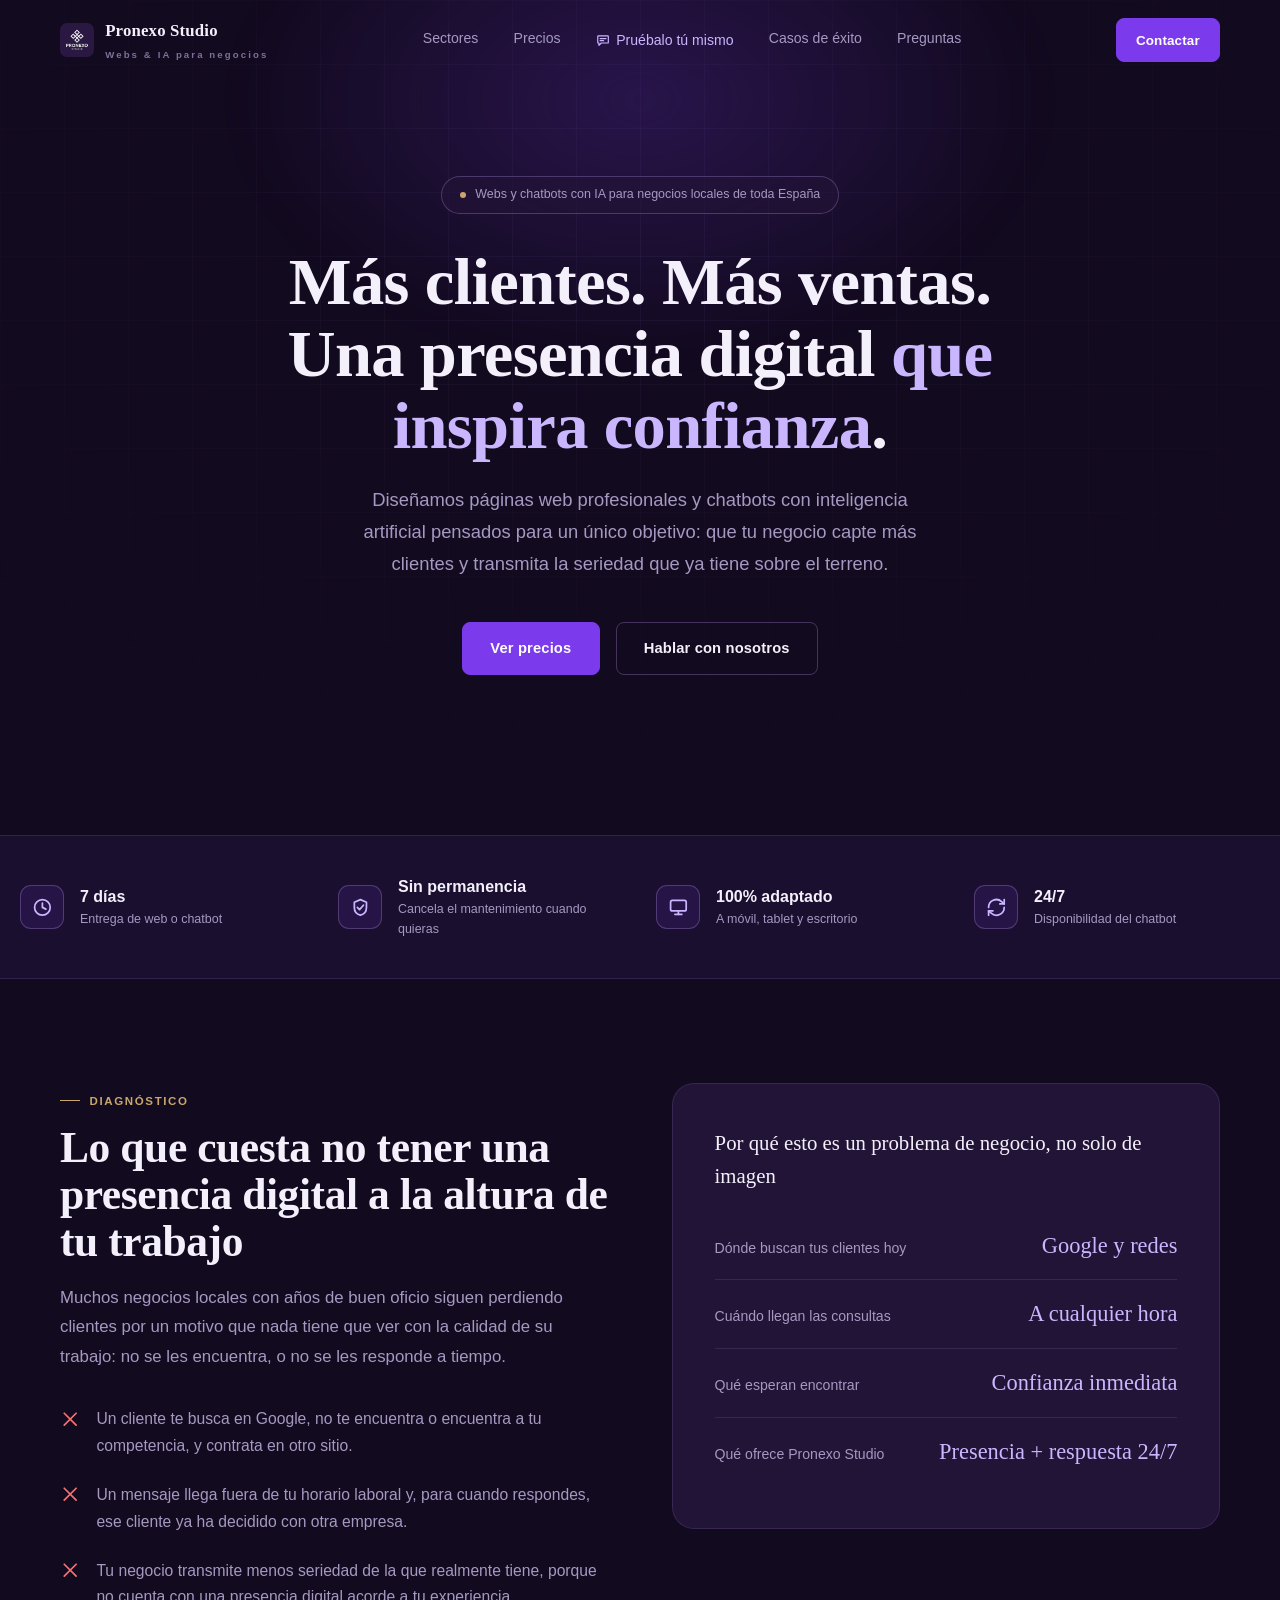
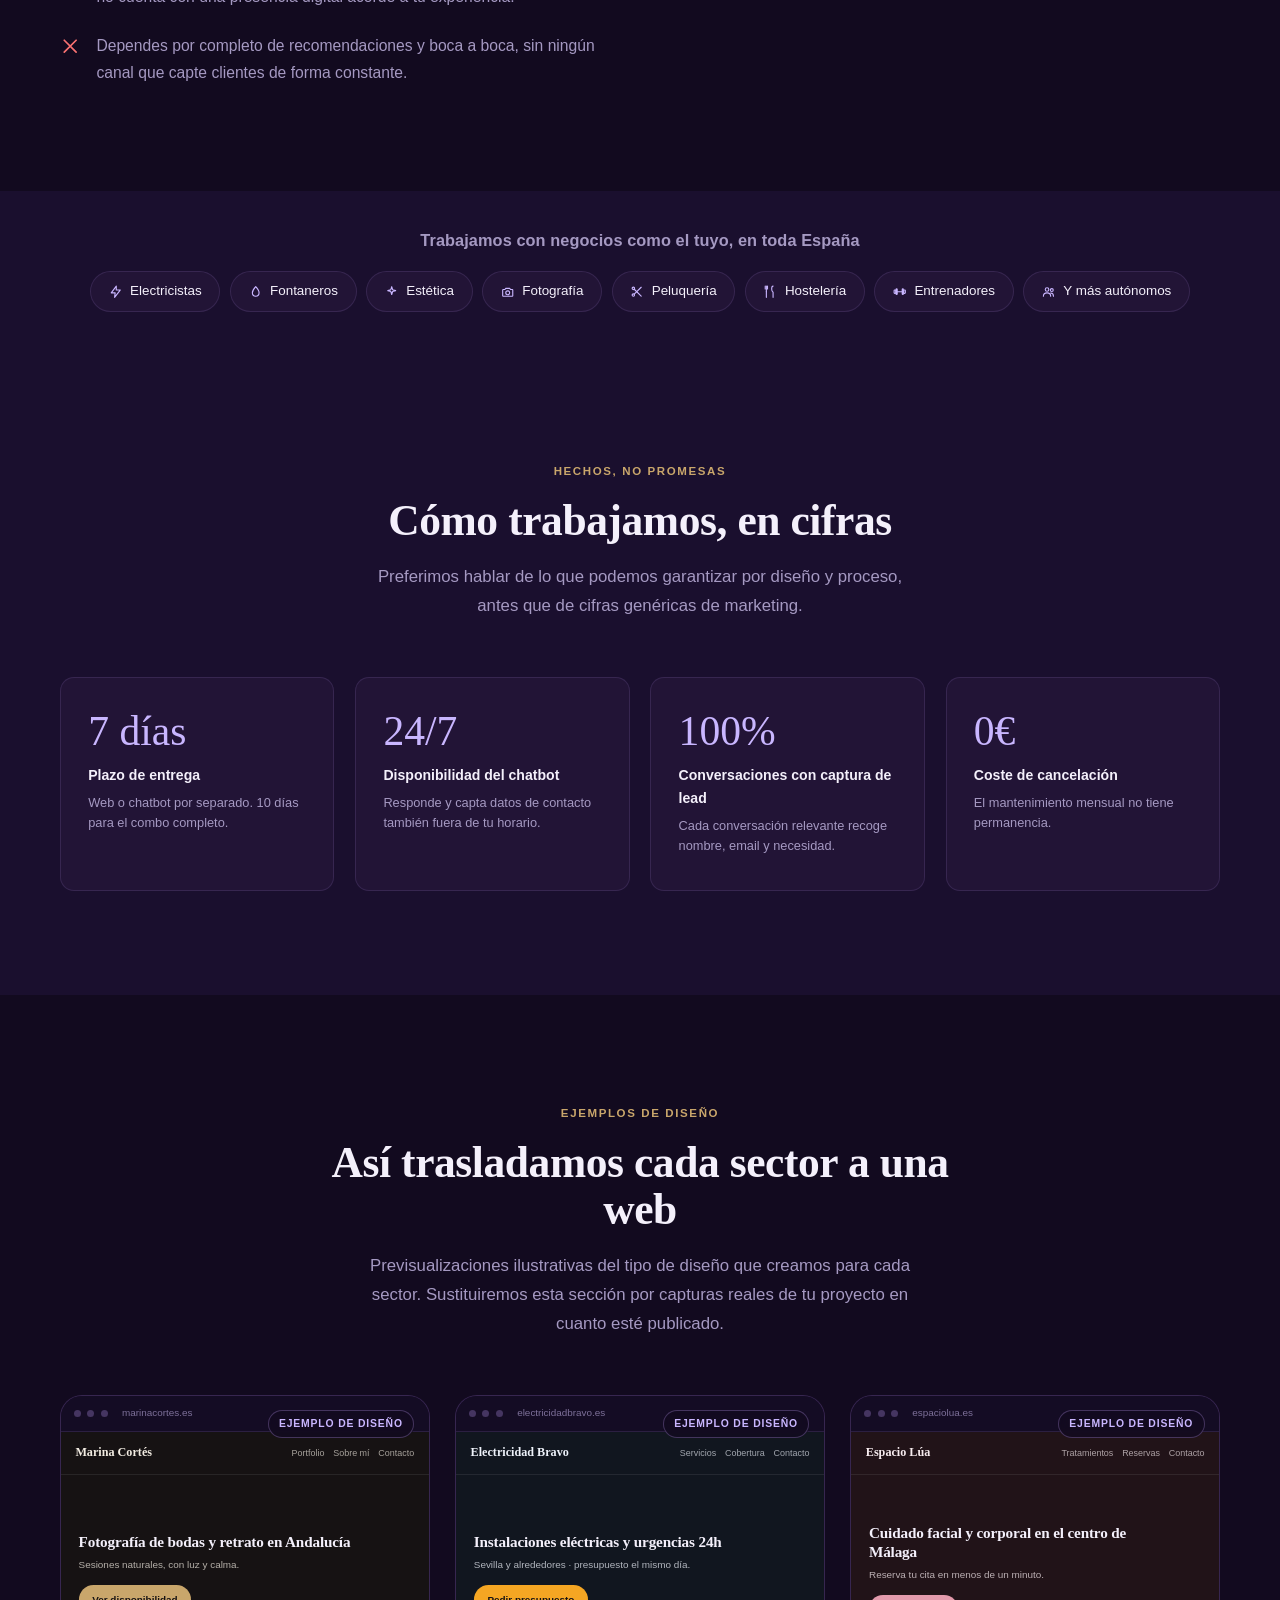
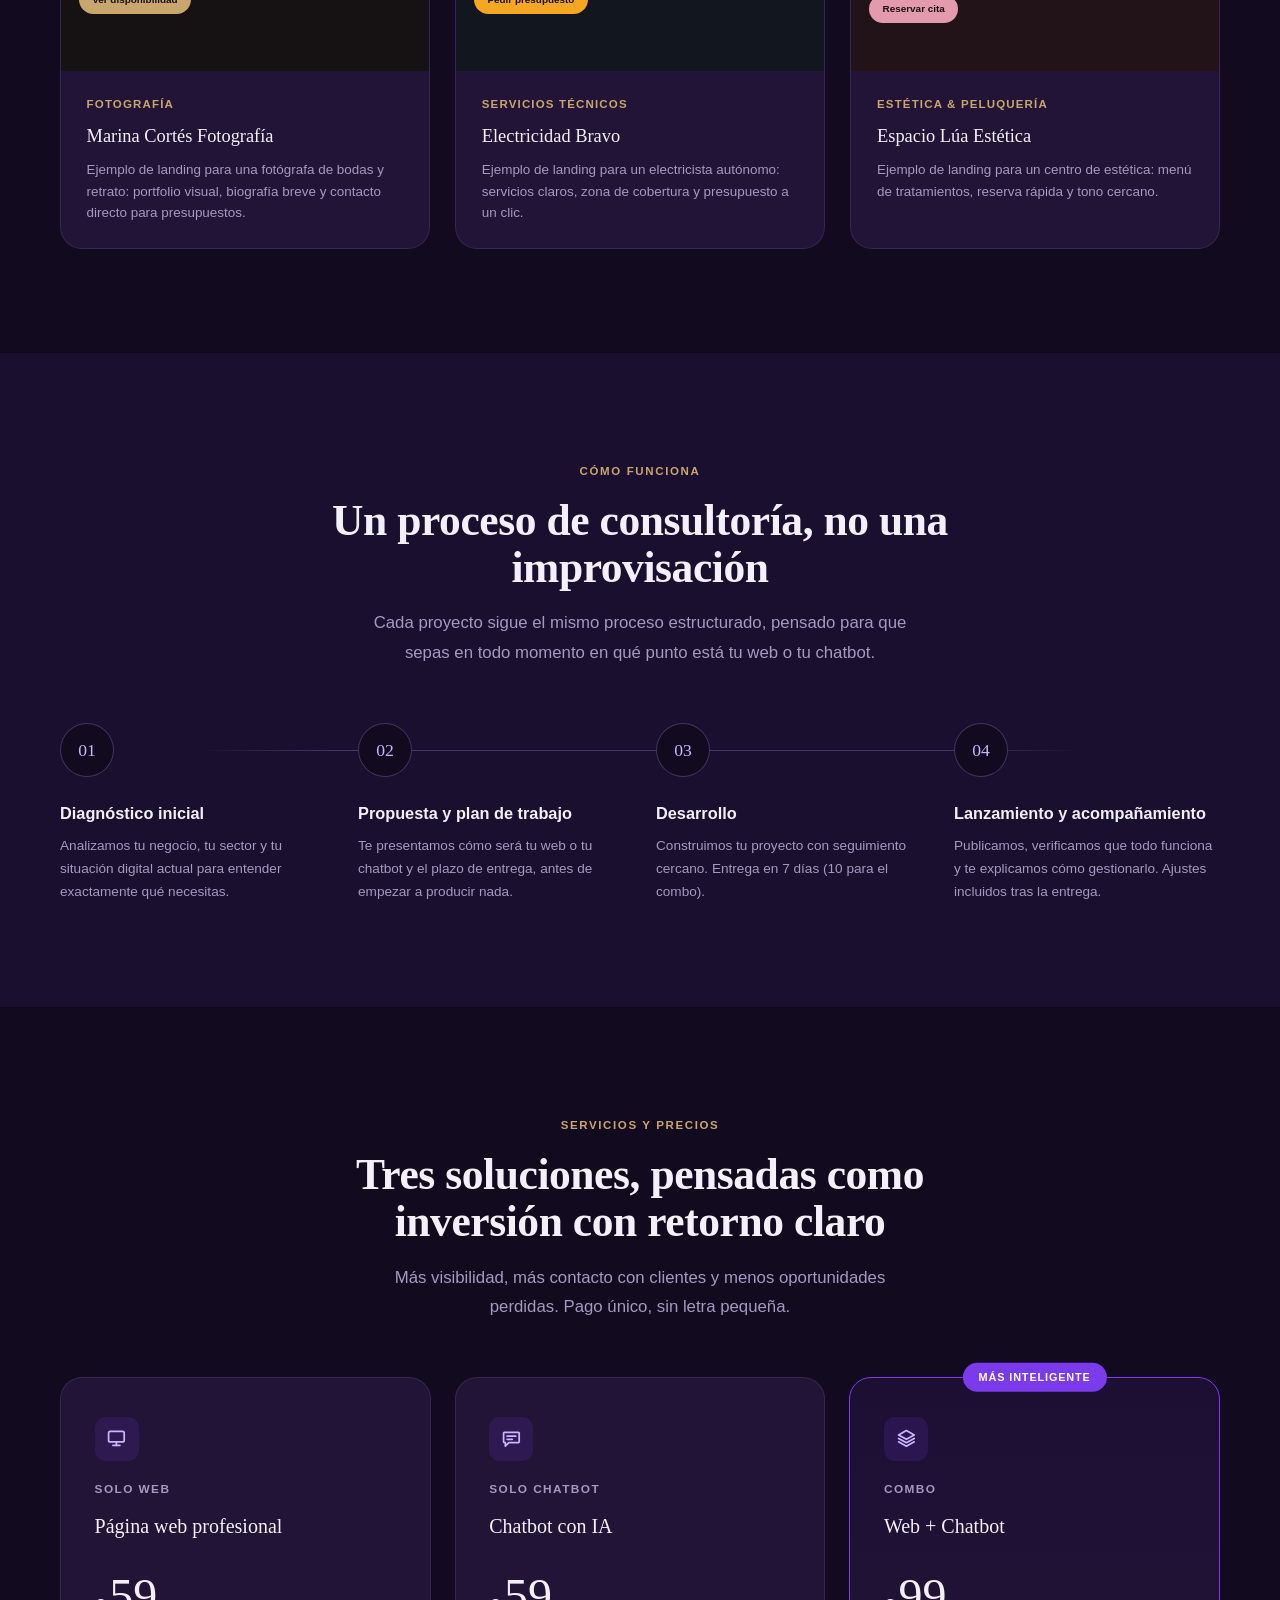
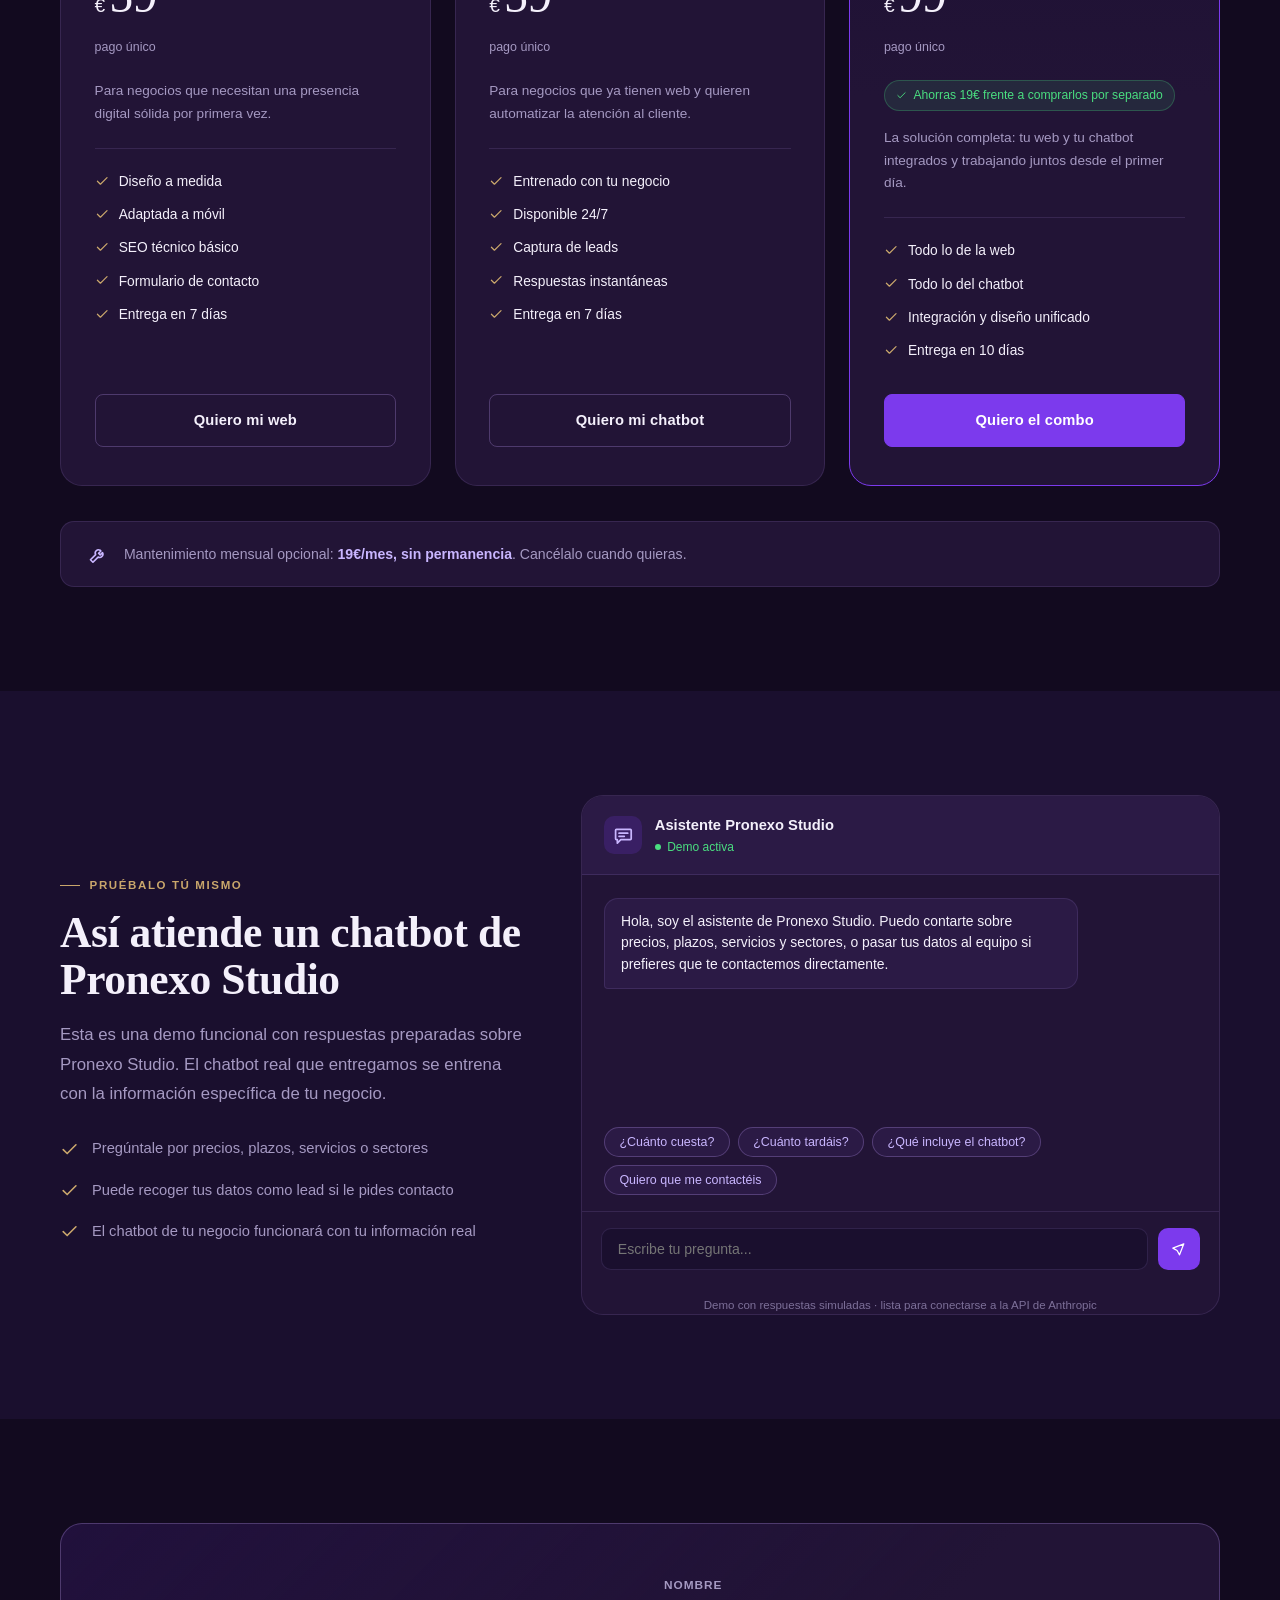
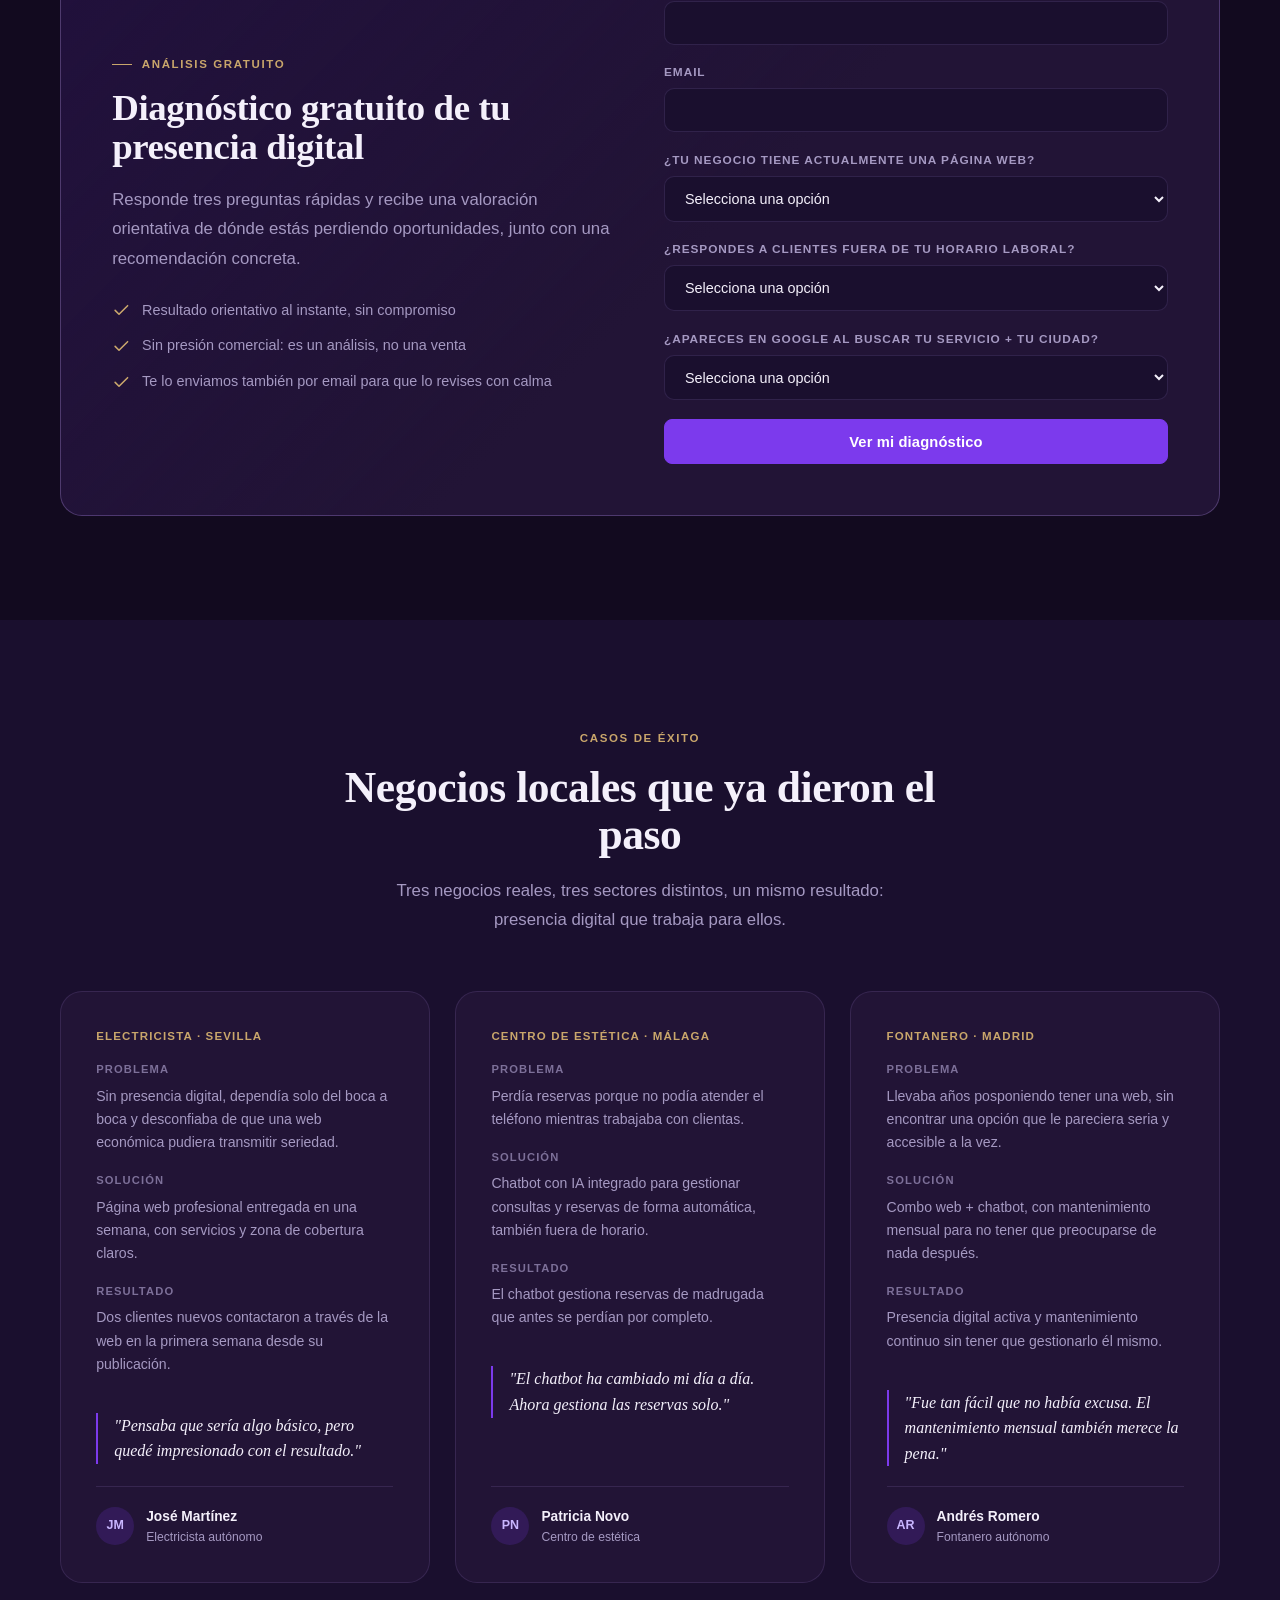
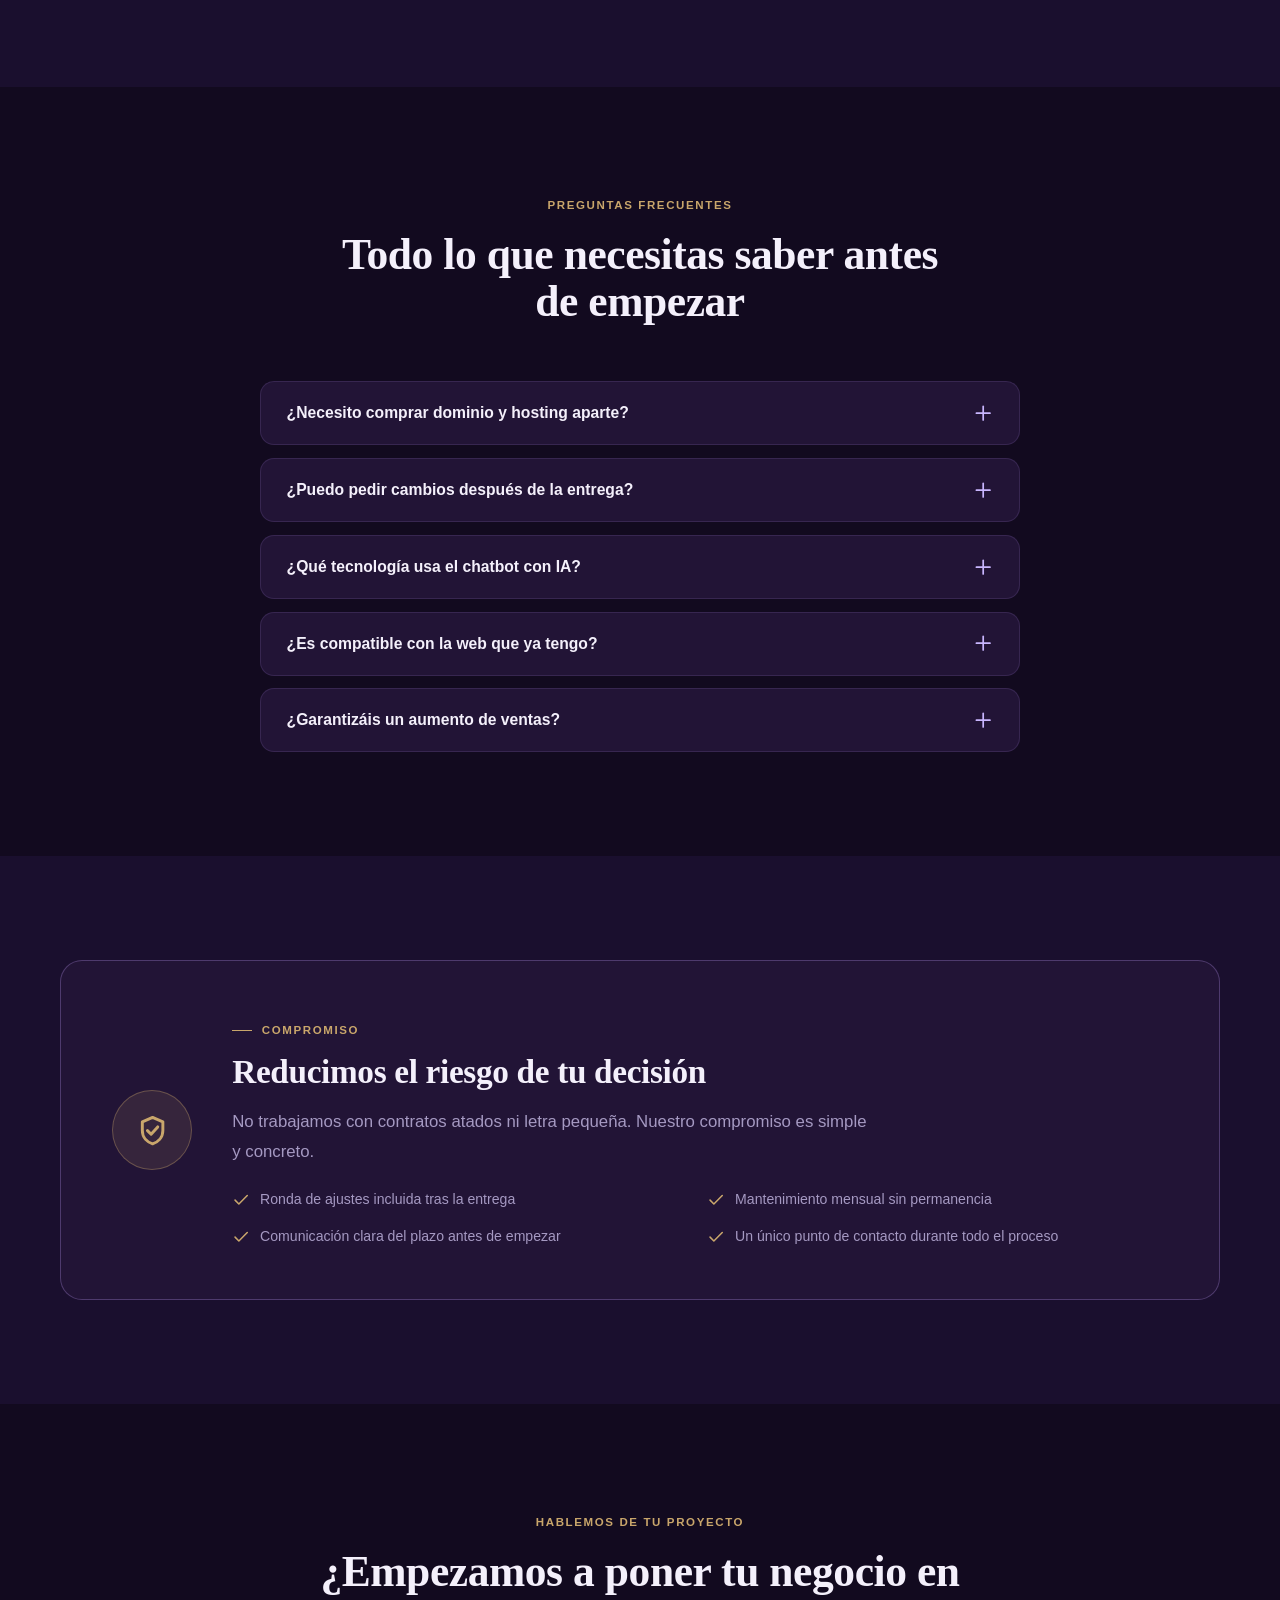
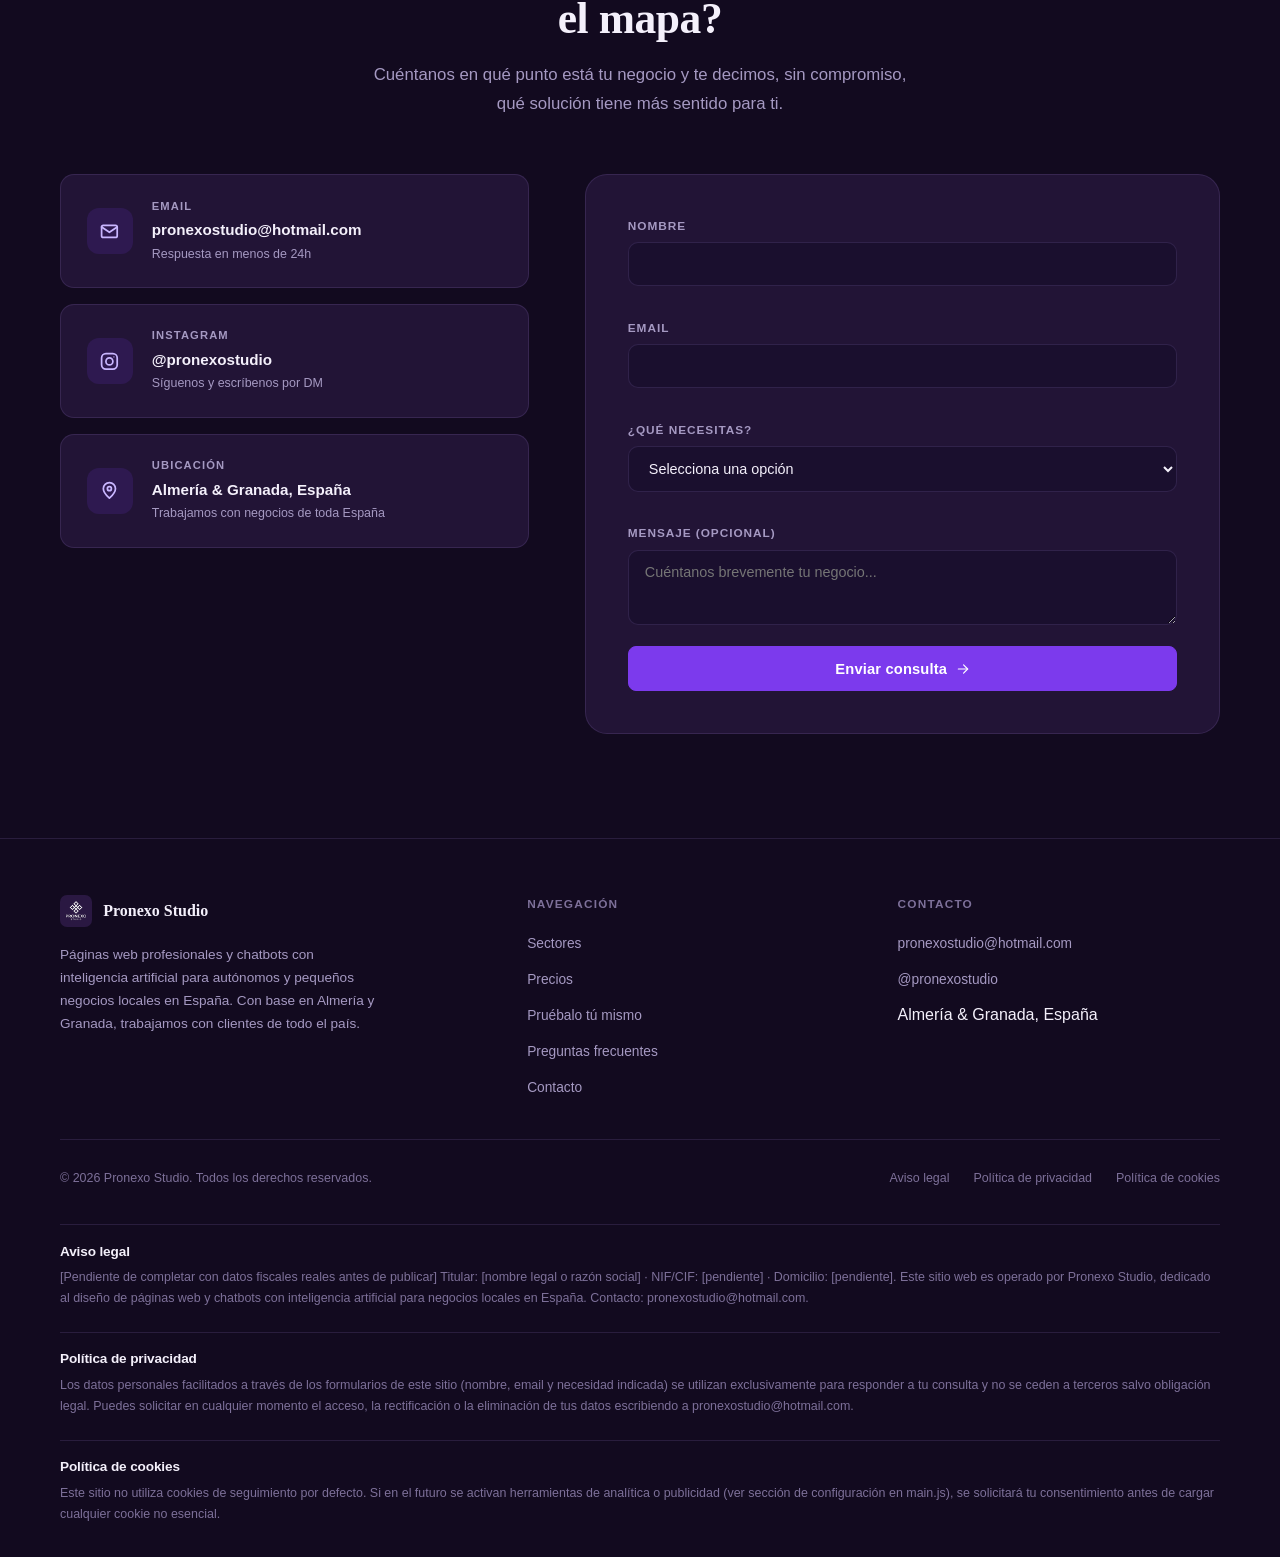
<file: index.html>
<!DOCTYPE html>
<html lang="es">
<head>
<meta charset="UTF-8">
<!-- Cabeceras de seguridad reales (CSP con frame-ancestors, X-Frame-Options,
     Permissions-Policy, HSTS, COOP/CORP) se sirven vía vercel.json, ya que
     X-Frame-Options y Permissions-Policy no tienen efecto como <meta> en
     ningún navegador moderno. La CSP de aquí abajo queda como respaldo. -->
<meta http-equiv="Content-Security-Policy" content="default-src 'self'; style-src 'self' 'unsafe-inline' https://fonts.googleapis.com; font-src https://fonts.gstatic.com; script-src 'self' https://www.googletagmanager.com; img-src 'self' https://www.googletagmanager.com; connect-src 'self' https://formspree.io https://www.google-analytics.com; form-action 'self' https://formspree.io; frame-src 'none'; object-src 'none'; base-uri 'self';">
<meta http-equiv="Referrer-Policy" content="strict-origin-when-cross-origin">
<meta name="viewport" content="width=device-width, initial-scale=1.0">

<title>Pronexo Studio — Páginas Web y Chatbots con IA para Negocios Locales</title>
<meta name="description" content="Creamos páginas web profesionales y chatbots con inteligencia artificial para autónomos y pequeños negocios locales en España. Entrega en 7 días, sin permanencia. Diagnóstico gratuito.">
<meta name="robots" content="index, follow">
<link rel="canonical" href="https://pronexostudio.vercel.app/">

<meta property="og:type" content="website">
<meta property="og:site_name" content="Pronexo Studio">
<meta property="og:title" content="Pronexo Studio — Páginas Web y Chatbots con IA para Negocios Locales">
<meta property="og:description" content="Webs profesionales y chatbots con IA para autónomos y pequeños negocios de toda España. Entrega en 7 días, sin permanencia.">
<meta property="og:url" content="https://pronexostudio.vercel.app/">
<meta property="og:image" content="https://pronexostudio.vercel.app/logo.png">
<meta property="og:locale" content="es_ES">
<meta name="twitter:card" content="summary">
<meta name="twitter:title" content="Pronexo Studio — Páginas Web y Chatbots con IA">
<meta name="twitter:description" content="Webs profesionales y chatbots con IA para negocios locales en España. Entrega en 7 días, sin permanencia.">
<meta name="twitter:image" content="https://pronexostudio.vercel.app/logo.png">

<link rel="icon" type="image/png" href="logo.png">
<link rel="apple-touch-icon" href="logo.png">

<link rel="preconnect" href="https://fonts.googleapis.com">
<link rel="preconnect" href="https://fonts.gstatic.com" crossorigin>
<link href="https://fonts.googleapis.com/css2?family=Fraunces:opsz,wght@9..144,500;9..144,600;9..144,700&family=Inter:wght@400;500;600;700&display=swap" rel="stylesheet">
<link rel="stylesheet" href="style.css">

<script type="application/ld+json">
{
  "@context": "https://schema.org",
  "@type": "LocalBusiness",
  "name": "Pronexo Studio",
  "description": "Diseño de páginas web profesionales y chatbots con inteligencia artificial para autónomos y pequeños negocios locales en España.",
  "image": "https://pronexostudio.vercel.app/logo.png",
  "url": "https://pronexostudio.vercel.app/",
  "email": "pronexostudio@hotmail.com",
  "priceRange": "59€–99€",
  "areaServed": {
    "@type": "Country",
    "name": "España"
  },
  "address": {
    "@type": "PostalAddress",
    "addressRegion": "Almería / Granada",
    "addressCountry": "ES"
  },
  "sameAs": [
    "https://www.instagram.com/pronexostudio/"
  ],
  "makesOffer": [
    {
      "@type": "Offer",
      "name": "Página web profesional",
      "price": "59",
      "priceCurrency": "EUR"
    },
    {
      "@type": "Offer",
      "name": "Chatbot con inteligencia artificial",
      "price": "59",
      "priceCurrency": "EUR"
    },
    {
      "@type": "Offer",
      "name": "Combo Web + Chatbot",
      "price": "99",
      "priceCurrency": "EUR"
    }
  ]
}
</script>
</head>
<body>

<a href="#main" class="skip-link">Saltar al contenido principal</a>
<div id="progress-bar" aria-hidden="true"></div>

<!-- ICON SPRITE -->
<svg xmlns="http://www.w3.org/2000/svg" style="display:none" aria-hidden="true">
<symbol id="icon-check" viewBox="0 0 24 24" fill="none" stroke-width="2" stroke-linecap="round" stroke-linejoin="round"><polyline points="4 12 9 17 20 6"/></symbol>
<symbol id="icon-x" viewBox="0 0 24 24" fill="none" stroke-width="2" stroke-linecap="round" stroke-linejoin="round"><line x1="5" y1="5" x2="19" y2="19"/><line x1="19" y1="5" x2="5" y2="19"/></symbol>
<symbol id="icon-plus" viewBox="0 0 24 24" fill="none" stroke-width="2" stroke-linecap="round" stroke-linejoin="round"><line x1="12" y1="4" x2="12" y2="20"/><line x1="4" y1="12" x2="20" y2="12"/></symbol>
<symbol id="icon-menu" viewBox="0 0 24 24" fill="none" stroke-width="2" stroke-linecap="round" stroke-linejoin="round"><line x1="4" y1="7" x2="20" y2="7"/><line x1="4" y1="12" x2="20" y2="12"/><line x1="4" y1="17" x2="20" y2="17"/></symbol>
<symbol id="icon-arrow-right" viewBox="0 0 24 24" fill="none" stroke-width="2" stroke-linecap="round" stroke-linejoin="round"><line x1="4" y1="12" x2="20" y2="12"/><polyline points="13 5 20 12 13 19"/></symbol>
<symbol id="icon-mail" viewBox="0 0 24 24" fill="none" stroke-width="2" stroke-linecap="round" stroke-linejoin="round"><rect x="3" y="5" width="18" height="14" rx="2"/><polyline points="3 7 12 13 21 7"/></symbol>
<symbol id="icon-instagram" viewBox="0 0 24 24" fill="none" stroke-width="2" stroke-linecap="round" stroke-linejoin="round"><rect x="3" y="3" width="18" height="18" rx="5"/><circle cx="12" cy="12" r="4"/><circle cx="17.2" cy="6.8" r="0.7" fill="currentColor" stroke="none"/></symbol>
<symbol id="icon-pin" viewBox="0 0 24 24" fill="none" stroke-width="2" stroke-linecap="round" stroke-linejoin="round"><path d="M12 21s-7-6.5-7-11a7 7 0 0 1 14 0c0 4.5-7 11-7 11z"/><circle cx="12" cy="10" r="2.3"/></symbol>
<symbol id="icon-clock" viewBox="0 0 24 24" fill="none" stroke-width="2" stroke-linecap="round" stroke-linejoin="round"><circle cx="12" cy="12" r="9"/><polyline points="12 7 12 12 16 14"/></symbol>
<symbol id="icon-shield" viewBox="0 0 24 24" fill="none" stroke-width="2" stroke-linecap="round" stroke-linejoin="round"><path d="M12 3l7 3v6c0 5-3.5 8-7 9-3.5-1-7-4-7-9V6l7-3z"/><polyline points="8.5 12 11 14.5 15.5 9.5"/></symbol>
<symbol id="icon-monitor" viewBox="0 0 24 24" fill="none" stroke-width="2" stroke-linecap="round" stroke-linejoin="round"><rect x="3" y="4" width="18" height="12" rx="2"/><line x1="8" y1="20" x2="16" y2="20"/><line x1="12" y1="16" x2="12" y2="20"/></symbol>
<symbol id="icon-refresh" viewBox="0 0 24 24" fill="none" stroke-width="2" stroke-linecap="round" stroke-linejoin="round"><path d="M3 12a9 9 0 0 1 15-6.7L21 8"/><polyline points="21 3 21 8 16 8"/><path d="M21 12a9 9 0 0 1-15 6.7L3 16"/><polyline points="3 21 3 16 8 16"/></symbol>
<symbol id="icon-bolt" viewBox="0 0 24 24" fill="none" stroke-width="2" stroke-linecap="round" stroke-linejoin="round"><polygon points="13 2 4 14 11 14 10 22 20 9 13 9 13 2"/></symbol>
<symbol id="icon-droplet" viewBox="0 0 24 24" fill="none" stroke-width="2" stroke-linecap="round" stroke-linejoin="round"><path d="M12 3s6 6.5 6 11a6 6 0 0 1-12 0c0-4.5 6-11 6-11z"/></symbol>
<symbol id="icon-sparkle" viewBox="0 0 24 24" fill="none" stroke-width="2" stroke-linecap="round" stroke-linejoin="round"><path d="M12 3l1.6 5.4L19 10l-5.4 1.6L12 17l-1.6-5.4L5 10l5.4-1.6L12 3z"/></symbol>
<symbol id="icon-camera" viewBox="0 0 24 24" fill="none" stroke-width="2" stroke-linecap="round" stroke-linejoin="round"><path d="M4 8h3l1.5-2h7L17 8h3a1 1 0 0 1 1 1v10a1 1 0 0 1-1 1H4a1 1 0 0 1-1-1V9a1 1 0 0 1 1-1z"/><circle cx="12" cy="14" r="3.5"/></symbol>
<symbol id="icon-scissors" viewBox="0 0 24 24" fill="none" stroke-width="2" stroke-linecap="round" stroke-linejoin="round"><circle cx="6" cy="6" r="2.2"/><circle cx="6" cy="18" r="2.2"/><line x1="7.6" y1="7.6" x2="20" y2="20"/><line x1="7.6" y1="16.4" x2="20" y2="4"/></symbol>
<symbol id="icon-utensils" viewBox="0 0 24 24" fill="none" stroke-width="2" stroke-linecap="round" stroke-linejoin="round"><line x1="6" y1="2" x2="6" y2="12"/><line x1="4" y1="2" x2="4" y2="7"/><line x1="8" y1="2" x2="8" y2="7"/><line x1="6" y1="12" x2="6" y2="22"/><path d="M18 2c-1.5 0-2.5 2-2.5 5s1 5 2.5 6v9"/></symbol>
<symbol id="icon-dumbbell" viewBox="0 0 24 24" fill="none" stroke-width="2" stroke-linecap="round" stroke-linejoin="round"><line x1="6" y1="12" x2="18" y2="12"/><rect x="2" y="9" width="3" height="6" rx="1"/><rect x="19" y="9" width="3" height="6" rx="1"/><rect x="5.5" y="7" width="2" height="10" rx="1"/><rect x="16.5" y="7" width="2" height="10" rx="1"/></symbol>
<symbol id="icon-users" viewBox="0 0 24 24" fill="none" stroke-width="2" stroke-linecap="round" stroke-linejoin="round"><circle cx="9" cy="8" r="3.2"/><path d="M2.5 20c0-3.6 2.9-6 6.5-6s6.5 2.4 6.5 6"/><circle cx="17.5" cy="9" r="2.6"/><path d="M15.5 14.3c2.7.3 5 2.4 5 5.7"/></symbol>
<symbol id="icon-message" viewBox="0 0 24 24" fill="none" stroke-width="2" stroke-linecap="round" stroke-linejoin="round"><path d="M4 5h16a1 1 0 0 1 1 1v10a1 1 0 0 1-1 1H9l-4 4v-4H4a1 1 0 0 1-1-1V6a1 1 0 0 1 1-1z"/><line x1="7" y1="9.5" x2="17" y2="9.5"/><line x1="7" y1="13" x2="13" y2="13"/></symbol>
<symbol id="icon-layers" viewBox="0 0 24 24" fill="none" stroke-width="2" stroke-linecap="round" stroke-linejoin="round"><polygon points="12 3 21 8 12 13 3 8 12 3"/><polyline points="3 12 12 17 21 12"/><polyline points="3 16 12 21 21 16"/></symbol>
<symbol id="icon-send" viewBox="0 0 24 24" fill="none" stroke-width="2" stroke-linecap="round" stroke-linejoin="round"><polygon points="21 3 14 21 10 14 3 10 21 3"/></symbol>
<symbol id="icon-wrench" viewBox="0 0 24 24" fill="none" stroke-width="2" stroke-linecap="round" stroke-linejoin="round"><path d="M14.7 6.3a4 4 0 0 0-5.4 5.4L3 18l3 3 6.3-6.3a4 4 0 0 0 5.4-5.4l-2.8 2.8-2-2 2.8-2.8z"/></symbol>
<symbol id="icon-alert" viewBox="0 0 24 24" fill="none" stroke-width="2" stroke-linecap="round" stroke-linejoin="round"><circle cx="12" cy="12" r="9"/><line x1="12" y1="7" x2="12" y2="13"/><circle cx="12" cy="16.5" r="0.9" fill="currentColor" stroke="none"/></symbol>
</svg>

<header id="site-header">
  <div class="container nav-inner">
    <a href="#hero" class="brand">
      <img src="logo.png" alt="Pronexo Studio" width="34" height="34">
      <span class="brand-name">Pronexo Studio<small>Webs &amp; IA para negocios</small></span>
    </a>
    <ul class="nav-links">
      <li><a href="#sectores">Sectores</a></li>
      <li><a href="#precios">Precios</a></li>
      <li><a href="#chatbot-demo" class="nav-link-demo"><svg class="icon" style="width:1em;height:1em"><use href="#icon-message"/></svg>Pruébalo tú mismo</a></li>
      <li><a href="#casos-exito">Casos de éxito</a></li>
      <li><a href="#faq">Preguntas</a></li>
    </ul>
    <div class="nav-actions">
      <a href="#final-cta" class="btn btn-primary btn-sm">Contactar</a>
      <button type="button" class="nav-toggle" id="nav-toggle" aria-expanded="false" aria-controls="mobile-nav" aria-label="Abrir menú">
        <svg class="icon" id="nav-toggle-icon"><use href="#icon-menu"/></svg>
      </button>
    </div>
  </div>
  <div class="mobile-nav" id="mobile-nav">
    <ul class="mobile-nav-links">
      <li><a href="#sectores">Sectores</a></li>
      <li><a href="#precios">Precios</a></li>
      <li><a href="#chatbot-demo" class="nav-link-demo"><svg class="icon" style="width:1em;height:1em"><use href="#icon-message"/></svg>Pruébalo tú mismo</a></li>
      <li><a href="#casos-exito">Casos de éxito</a></li>
      <li><a href="#faq">Preguntas</a></li>
    </ul>
    <a href="#final-cta" class="btn btn-primary btn-block">Contactar</a>
  </div>
</header>

<main id="main">

<section id="hero">
  <div class="hero-bg" aria-hidden="true">
    <div class="hero-bg-grid"></div>
    <div class="hero-bg-glow"></div>
  </div>
  <div class="hero-content">
    <div class="hero-eyebrow">
      <span class="hero-eyebrow-dot"></span>
      <span>Webs y chatbots con IA para negocios locales de toda España</span>
    </div>
    <h1 class="hero-title reveal in">Más clientes. Más ventas.<br>Una presencia digital <em>que inspira confianza</em>.</h1>
    <p class="hero-sub reveal in reveal-d1">Diseñamos páginas web profesionales y chatbots con inteligencia artificial pensados para un único objetivo: que tu negocio capte más clientes y transmita la seriedad que ya tiene sobre el terreno.</p>
    <div class="hero-ctas reveal in reveal-d2">
      <a href="#precios" class="btn btn-primary">Ver precios</a>
      <a href="#final-cta" class="btn btn-outline">Hablar con nosotros</a>
    </div>
  </div>
</section>

<div class="trust-bar">
  <div class="container trust-grid">
    <div class="trust-item reveal">
      <div class="trust-icon"><svg class="icon"><use href="#icon-clock"/></svg></div>
      <div><div class="trust-text-value">7 días</div><div class="trust-text-label">Entrega de web o chatbot</div></div>
    </div>
    <div class="trust-item reveal reveal-d1">
      <div class="trust-icon"><svg class="icon"><use href="#icon-shield"/></svg></div>
      <div><div class="trust-text-value">Sin permanencia</div><div class="trust-text-label">Cancela el mantenimiento cuando quieras</div></div>
    </div>
    <div class="trust-item reveal reveal-d2">
      <div class="trust-icon"><svg class="icon"><use href="#icon-monitor"/></svg></div>
      <div><div class="trust-text-value">100% adaptado</div><div class="trust-text-label">A móvil, tablet y escritorio</div></div>
    </div>
    <div class="trust-item reveal reveal-d3">
      <div class="trust-icon"><svg class="icon"><use href="#icon-refresh"/></svg></div>
      <div><div class="trust-text-value">24/7</div><div class="trust-text-label">Disponibilidad del chatbot</div></div>
    </div>
  </div>
</div>

<section id="problema" aria-labelledby="problema-title">
  <div class="container problem-grid">
    <div class="reveal">
      <div class="eyebrow">Diagnóstico</div>
      <h2 class="section-title" id="problema-title">Lo que cuesta no tener una presencia digital a la altura de tu trabajo</h2>
      <p class="section-lede">Muchos negocios locales con años de buen oficio siguen perdiendo clientes por un motivo que nada tiene que ver con la calidad de su trabajo: no se les encuentra, o no se les responde a tiempo.</p>
      <ul class="problem-list">
        <li><svg class="icon"><use href="#icon-x"/></svg><span>Un cliente te busca en Google, no te encuentra o encuentra a tu competencia, y contrata en otro sitio.</span></li>
        <li><svg class="icon"><use href="#icon-x"/></svg><span>Un mensaje llega fuera de tu horario laboral y, para cuando respondes, ese cliente ya ha decidido con otra empresa.</span></li>
        <li><svg class="icon"><use href="#icon-x"/></svg><span>Tu negocio transmite menos seriedad de la que realmente tiene, porque no cuenta con una presencia digital acorde a tu experiencia.</span></li>
        <li><svg class="icon"><use href="#icon-x"/></svg><span>Dependes por completo de recomendaciones y boca a boca, sin ningún canal que capte clientes de forma constante.</span></li>
      </ul>
    </div>
    <div class="problem-panel reveal reveal-d2">
      <div class="problem-panel-title">Por qué esto es un problema de negocio, no solo de imagen</div>
      <div class="problem-stat-row"><span class="problem-stat-label">Dónde buscan tus clientes hoy</span><span class="problem-stat-value">Google y redes</span></div>
      <div class="problem-stat-row"><span class="problem-stat-label">Cuándo llegan las consultas</span><span class="problem-stat-value">A cualquier hora</span></div>
      <div class="problem-stat-row"><span class="problem-stat-label">Qué esperan encontrar</span><span class="problem-stat-value">Confianza inmediata</span></div>
      <div class="problem-stat-row"><span class="problem-stat-label">Qué ofrece Pronexo Studio</span><span class="problem-stat-value">Presencia + respuesta 24/7</span></div>
    </div>
  </div>
</section>

<section id="sectores" class="section-alt sectors-band" aria-labelledby="sectores-title">
  <div class="container sectors-compact reveal">
    <h2 class="sectors-compact-title" id="sectores-title">Trabajamos con negocios como el tuyo, en toda España</h2>
    <div class="sector-pills">
      <span class="sector-pill"><svg class="icon"><use href="#icon-bolt"/></svg>Electricistas</span>
      <span class="sector-pill"><svg class="icon"><use href="#icon-droplet"/></svg>Fontaneros</span>
      <span class="sector-pill"><svg class="icon"><use href="#icon-sparkle"/></svg>Estética</span>
      <span class="sector-pill"><svg class="icon"><use href="#icon-camera"/></svg>Fotografía</span>
      <span class="sector-pill"><svg class="icon"><use href="#icon-scissors"/></svg>Peluquería</span>
      <span class="sector-pill"><svg class="icon"><use href="#icon-utensils"/></svg>Hostelería</span>
      <span class="sector-pill"><svg class="icon"><use href="#icon-dumbbell"/></svg>Entrenadores</span>
      <span class="sector-pill"><svg class="icon"><use href="#icon-users"/></svg>Y más autónomos</span>
    </div>
  </div>
</section>

<section id="resultados" class="section-alt" aria-labelledby="resultados-title">
  <div class="container">
    <div class="section-head centered reveal">
      <div class="eyebrow centered">Hechos, no promesas</div>
      <h2 class="section-title" id="resultados-title">Cómo trabajamos, en cifras</h2>
      <p class="section-lede">Preferimos hablar de lo que podemos garantizar por diseño y proceso, antes que de cifras genéricas de marketing.</p>
    </div>
    <div class="results-grid">
      <div class="result-card reveal">
        <div class="result-value">7 días</div>
        <div class="result-label">Plazo de entrega</div>
        <div class="result-desc">Web o chatbot por separado. 10 días para el combo completo.</div>
      </div>
      <div class="result-card reveal reveal-d1">
        <div class="result-value">24/7</div>
        <div class="result-label">Disponibilidad del chatbot</div>
        <div class="result-desc">Responde y capta datos de contacto también fuera de tu horario.</div>
      </div>
      <div class="result-card reveal reveal-d2">
        <div class="result-value">100%</div>
        <div class="result-label">Conversaciones con captura de lead</div>
        <div class="result-desc">Cada conversación relevante recoge nombre, email y necesidad.</div>
      </div>
      <div class="result-card reveal reveal-d3">
        <div class="result-value">0€</div>
        <div class="result-label">Coste de cancelación</div>
        <div class="result-desc">El mantenimiento mensual no tiene permanencia.</div>
      </div>
    </div>
  </div>
</section>

<section id="portfolio" aria-labelledby="portfolio-title">
  <div class="container">
    <div class="section-head centered reveal">
      <div class="eyebrow centered">Ejemplos de diseño</div>
      <h2 class="section-title" id="portfolio-title">Así trasladamos cada sector a una web</h2>
      <p class="section-lede">Previsualizaciones ilustrativas del tipo de diseño que creamos para cada sector. Sustituiremos esta sección por capturas reales de tu proyecto en cuanto esté publicado.</p>
    </div>
    <div class="portfolio-grid">
      <div class="portfolio-card reveal">
        <div class="pf-mock" style="--pf-bg:#161213;--pf-fg:#f2ece2;--pf-accent:#c9a66b" role="img" aria-label="Vista previa ilustrativa de una web para una fotógrafa, Marina Cortés Fotografía">
          <div class="pf-browser-bar"><span class="pf-dot"></span><span class="pf-dot"></span><span class="pf-dot"></span><span class="pf-browser-url">marinacortes.es</span></div>
          <div class="pf-site">
            <div class="pf-site-nav"><span class="pf-site-brand">Marina Cortés</span><span class="pf-site-links"><span>Portfolio</span><span>Sobre mí</span><span>Contacto</span></span></div>
            <div class="pf-site-hero">
              <h4>Fotografía de bodas y retrato en Andalucía</h4>
              <p>Sesiones naturales, con luz y calma.</p>
              <span class="pf-site-cta">Ver disponibilidad</span>
            </div>
          </div>
          <span class="pf-tag">Ejemplo de diseño</span>
        </div>
        <div class="pf-info">
          <div class="pf-sector">Fotografía</div>
          <div class="pf-title">Marina Cortés Fotografía</div>
          <p class="pf-desc">Ejemplo de landing para una fotógrafa de bodas y retrato: portfolio visual, biografía breve y contacto directo para presupuestos.</p>
        </div>
      </div>

      <div class="portfolio-card reveal reveal-d1">
        <div class="pf-mock" style="--pf-bg:#11161f;--pf-fg:#eef2fa;--pf-accent:#f5a623" role="img" aria-label="Vista previa ilustrativa de una web para un electricista, Electricidad Bravo">
          <div class="pf-browser-bar"><span class="pf-dot"></span><span class="pf-dot"></span><span class="pf-dot"></span><span class="pf-browser-url">electricidadbravo.es</span></div>
          <div class="pf-site">
            <div class="pf-site-nav"><span class="pf-site-brand">Electricidad Bravo</span><span class="pf-site-links"><span>Servicios</span><span>Cobertura</span><span>Contacto</span></span></div>
            <div class="pf-site-hero">
              <h4>Instalaciones eléctricas y urgencias 24h</h4>
              <p>Sevilla y alrededores · presupuesto el mismo día.</p>
              <span class="pf-site-cta">Pedir presupuesto</span>
            </div>
          </div>
          <span class="pf-tag">Ejemplo de diseño</span>
        </div>
        <div class="pf-info">
          <div class="pf-sector">Servicios técnicos</div>
          <div class="pf-title">Electricidad Bravo</div>
          <p class="pf-desc">Ejemplo de landing para un electricista autónomo: servicios claros, zona de cobertura y presupuesto a un clic.</p>
        </div>
      </div>

      <div class="portfolio-card reveal reveal-d2">
        <div class="pf-mock" style="--pf-bg:#211318;--pf-fg:#f7ecef;--pf-accent:#e39aac" role="img" aria-label="Vista previa ilustrativa de una web para un centro de estética, Espacio Lúa">
          <div class="pf-browser-bar"><span class="pf-dot"></span><span class="pf-dot"></span><span class="pf-dot"></span><span class="pf-browser-url">espaciolua.es</span></div>
          <div class="pf-site">
            <div class="pf-site-nav"><span class="pf-site-brand">Espacio Lúa</span><span class="pf-site-links"><span>Tratamientos</span><span>Reservas</span><span>Contacto</span></span></div>
            <div class="pf-site-hero">
              <h4>Cuidado facial y corporal en el centro de Málaga</h4>
              <p>Reserva tu cita en menos de un minuto.</p>
              <span class="pf-site-cta">Reservar cita</span>
            </div>
          </div>
          <span class="pf-tag">Ejemplo de diseño</span>
        </div>
        <div class="pf-info">
          <div class="pf-sector">Estética &amp; peluquería</div>
          <div class="pf-title">Espacio Lúa Estética</div>
          <p class="pf-desc">Ejemplo de landing para un centro de estética: menú de tratamientos, reserva rápida y tono cercano.</p>
        </div>
      </div>
    </div>
  </div>
</section>


<section id="proceso" class="section-alt" aria-labelledby="proceso-title">
  <div class="container">
    <div class="section-head centered reveal">
      <div class="eyebrow centered">Cómo funciona</div>
      <h2 class="section-title" id="proceso-title">Un proceso de consultoría, no una improvisación</h2>
      <p class="section-lede">Cada proyecto sigue el mismo proceso estructurado, pensado para que sepas en todo momento en qué punto está tu web o tu chatbot.</p>
    </div>
    <div class="process-grid">
      <div class="process-step reveal">
        <div class="process-num">01</div>
        <div class="process-title">Diagnóstico inicial</div>
        <div class="process-desc">Analizamos tu negocio, tu sector y tu situación digital actual para entender exactamente qué necesitas.</div>
      </div>
      <div class="process-step reveal reveal-d1">
        <div class="process-num">02</div>
        <div class="process-title">Propuesta y plan de trabajo</div>
        <div class="process-desc">Te presentamos cómo será tu web o tu chatbot y el plazo de entrega, antes de empezar a producir nada.</div>
      </div>
      <div class="process-step reveal reveal-d2">
        <div class="process-num">03</div>
        <div class="process-title">Desarrollo</div>
        <div class="process-desc">Construimos tu proyecto con seguimiento cercano. Entrega en 7 días (10 para el combo).</div>
      </div>
      <div class="process-step reveal reveal-d3">
        <div class="process-num">04</div>
        <div class="process-title">Lanzamiento y acompañamiento</div>
        <div class="process-desc">Publicamos, verificamos que todo funciona y te explicamos cómo gestionarlo. Ajustes incluidos tras la entrega.</div>
      </div>
    </div>
  </div>
</section>

<section id="precios" aria-labelledby="precios-title">
  <div class="container">
    <div class="section-head centered reveal">
      <div class="eyebrow centered">Servicios y precios</div>
      <h2 class="section-title" id="precios-title">Tres soluciones, pensadas como inversión con retorno claro</h2>
      <p class="section-lede">Más visibilidad, más contacto con clientes y menos oportunidades perdidas. Pago único, sin letra pequeña.</p>
    </div>
    <div class="pricing-grid">
      <div class="price-card reveal">
        <div class="price-icon"><svg class="icon"><use href="#icon-monitor"/></svg></div>
        <div class="price-plan">Solo web</div>
        <div class="price-what">Página web profesional</div>
        <div class="price-amount"><span class="price-cur">€</span><span class="price-num">59</span></div>
        <div class="price-once">pago único</div>
        <div class="price-desc">Para negocios que necesitan una presencia digital sólida por primera vez.</div>
        <ul class="price-features">
          <li><svg class="icon"><use href="#icon-check"/></svg><span>Diseño a medida</span></li>
          <li><svg class="icon"><use href="#icon-check"/></svg><span>Adaptada a móvil</span></li>
          <li><svg class="icon"><use href="#icon-check"/></svg><span>SEO técnico básico</span></li>
          <li><svg class="icon"><use href="#icon-check"/></svg><span>Formulario de contacto</span></li>
          <li><svg class="icon"><use href="#icon-check"/></svg><span>Entrega en 7 días</span></li>
        </ul>
        <a href="#final-cta" class="btn btn-outline btn-block">Quiero mi web</a>
      </div>

      <div class="price-card reveal reveal-d1">
        <div class="price-icon"><svg class="icon"><use href="#icon-message"/></svg></div>
        <div class="price-plan">Solo chatbot</div>
        <div class="price-what">Chatbot con IA</div>
        <div class="price-amount"><span class="price-cur">€</span><span class="price-num">59</span></div>
        <div class="price-once">pago único</div>
        <div class="price-desc">Para negocios que ya tienen web y quieren automatizar la atención al cliente.</div>
        <ul class="price-features">
          <li><svg class="icon"><use href="#icon-check"/></svg><span>Entrenado con tu negocio</span></li>
          <li><svg class="icon"><use href="#icon-check"/></svg><span>Disponible 24/7</span></li>
          <li><svg class="icon"><use href="#icon-check"/></svg><span>Captura de leads</span></li>
          <li><svg class="icon"><use href="#icon-check"/></svg><span>Respuestas instantáneas</span></li>
          <li><svg class="icon"><use href="#icon-check"/></svg><span>Entrega en 7 días</span></li>
        </ul>
        <a href="#final-cta" class="btn btn-outline btn-block">Quiero mi chatbot</a>
      </div>

      <div class="price-card recommended reveal reveal-d2">
        <div class="price-badge">Más inteligente</div>
        <div class="price-icon"><svg class="icon"><use href="#icon-layers"/></svg></div>
        <div class="price-plan">Combo</div>
        <div class="price-what">Web + Chatbot</div>
        <div class="price-amount"><span class="price-cur">€</span><span class="price-num">99</span></div>
        <div class="price-once">pago único</div>
        <span class="price-savings"><svg class="icon" style="width:.9em;height:.9em"><use href="#icon-check"/></svg>Ahorras 19€ frente a comprarlos por separado</span>
        <div class="price-desc">La solución completa: tu web y tu chatbot integrados y trabajando juntos desde el primer día.</div>
        <ul class="price-features">
          <li><svg class="icon"><use href="#icon-check"/></svg><span>Todo lo de la web</span></li>
          <li><svg class="icon"><use href="#icon-check"/></svg><span>Todo lo del chatbot</span></li>
          <li><svg class="icon"><use href="#icon-check"/></svg><span>Integración y diseño unificado</span></li>
          <li><svg class="icon"><use href="#icon-check"/></svg><span>Entrega en 10 días</span></li>
        </ul>
        <a href="#final-cta" class="btn btn-primary btn-block">Quiero el combo</a>
      </div>
    </div>

    <div class="pricing-footnote reveal">
      <svg class="icon"><use href="#icon-wrench"/></svg>
      <span>Mantenimiento mensual opcional: <strong>19€/mes, sin permanencia</strong>. Cancélalo cuando quieras.</span>
    </div>
  </div>
</section>


<section id="chatbot-demo" class="section-alt" aria-labelledby="chatbot-demo-title">
  <div class="container">
    <div class="chatbot-wrap">
      <div class="reveal">
        <div class="eyebrow">Pruébalo tú mismo</div>
        <h2 class="section-title" id="chatbot-demo-title">Así atiende un chatbot de Pronexo Studio</h2>
        <p class="section-lede">Esta es una demo funcional con respuestas preparadas sobre Pronexo Studio. El chatbot real que entregamos se entrena con la información específica de tu negocio.</p>
        <ul class="chatbot-copy-list">
          <li><svg class="icon"><use href="#icon-check"/></svg><span>Pregúntale por precios, plazos, servicios o sectores</span></li>
          <li><svg class="icon"><use href="#icon-check"/></svg><span>Puede recoger tus datos como lead si le pides contacto</span></li>
          <li><svg class="icon"><use href="#icon-check"/></svg><span>El chatbot de tu negocio funcionará con tu información real</span></li>
        </ul>
      </div>

      <div class="chat-panel reveal reveal-d2" aria-label="Demostración de chatbot de Pronexo Studio">
        <div class="chat-head">
          <div class="chat-head-icon"><svg class="icon"><use href="#icon-message"/></svg></div>
          <div>
            <div class="chat-head-name">Asistente Pronexo Studio</div>
            <div class="chat-head-status">Demo activa</div>
          </div>
        </div>
        <div class="chat-body" id="chat-body" role="log" aria-live="polite">
          <div class="chat-msg bot">Hola, soy el asistente de Pronexo Studio. Puedo contarte sobre precios, plazos, servicios y sectores, o pasar tus datos al equipo si prefieres que te contactemos directamente.</div>
        </div>
        <div class="chat-suggestions" id="chat-suggestions">
          <button type="button" class="chat-chip">¿Cuánto cuesta?</button>
          <button type="button" class="chat-chip">¿Cuánto tardáis?</button>
          <button type="button" class="chat-chip">¿Qué incluye el chatbot?</button>
          <button type="button" class="chat-chip">Quiero que me contactéis</button>
        </div>
        <div class="chat-input-row">
          <label for="chat-input" class="visually-hidden">Escribe tu mensaje al asistente</label>
          <input type="text" id="chat-input" placeholder="Escribe tu pregunta..." autocomplete="off" maxlength="300">
          <button type="button" class="chat-send" id="chat-send" aria-label="Enviar mensaje"><svg class="icon" style="width:1.1em;height:1.1em"><use href="#icon-send"/></svg></button>
        </div>
        <div class="chat-note">Demo con respuestas simuladas · lista para conectarse a la API de Anthropic</div>
      </div>
    </div>
  </div>
</section>

<section id="diagnostico" aria-labelledby="diagnostico-title">
  <div class="container">
    <div class="lead-panel reveal">
      <div>
        <div class="eyebrow">Análisis gratuito</div>
        <h2 class="section-title" id="diagnostico-title" style="font-size:clamp(1.7rem,3vw,2.3rem)">Diagnóstico gratuito de tu presencia digital</h2>
        <p class="section-lede">Responde tres preguntas rápidas y recibe una valoración orientativa de dónde estás perdiendo oportunidades, junto con una recomendación concreta.</p>
        <ul class="lead-checklist">
          <li><svg class="icon"><use href="#icon-check"/></svg><span>Resultado orientativo al instante, sin compromiso</span></li>
          <li><svg class="icon"><use href="#icon-check"/></svg><span>Sin presión comercial: es un análisis, no una venta</span></li>
          <li><svg class="icon"><use href="#icon-check"/></svg><span>Te lo enviamos también por email para que lo revises con calma</span></li>
        </ul>
      </div>

      <form id="lead-form" novalidate>
        <div class="field">
          <label for="lead-name">Nombre</label>
          <input type="text" id="lead-name" name="nombre" autocomplete="name" maxlength="100" required>
          <div class="field-error" role="alert"></div>
        </div>
        <div class="field">
          <label for="lead-email">Email</label>
          <input type="email" id="lead-email" name="email" autocomplete="email" maxlength="150" required>
          <div class="field-error" role="alert"></div>
        </div>
        <div class="field">
          <label for="lead-q1">¿Tu negocio tiene actualmente una página web?</label>
          <select id="lead-q1" name="tiene_web" required>
            <option value="">Selecciona una opción</option>
            <option value="si">Sí</option>
            <option value="no">No</option>
          </select>
          <div class="field-error" role="alert"></div>
        </div>
        <div class="field">
          <label for="lead-q2">¿Respondes a clientes fuera de tu horario laboral?</label>
          <select id="lead-q2" name="responde_fuera_horario" required>
            <option value="">Selecciona una opción</option>
            <option value="si">Sí, casi siempre</option>
            <option value="no">No, tienen que esperar</option>
          </select>
          <div class="field-error" role="alert"></div>
        </div>
        <div class="field">
          <label for="lead-q3">¿Apareces en Google al buscar tu servicio + tu ciudad?</label>
          <select id="lead-q3" name="aparece_en_google" required>
            <option value="">Selecciona una opción</option>
            <option value="si">Sí</option>
            <option value="no">No</option>
            <option value="no-lo-se">No lo sé</option>
          </select>
          <div class="field-error" role="alert"></div>
        </div>
        <input type="text" id="lead-honeypot" name="empresa_web" class="honeypot" tabindex="-1" autocomplete="off" aria-hidden="true">
        <button type="submit" class="btn btn-primary btn-block">Ver mi diagnóstico</button>
        <div id="lead-result" class="lead-result" role="status"></div>
      </form>
    </div>
  </div>
</section>

<section id="casos-exito" class="section-alt" aria-labelledby="casos-exito-title">
  <div class="container">
    <div class="section-head centered reveal">
      <div class="eyebrow centered">Casos de éxito</div>
      <h2 class="section-title" id="casos-exito-title">Negocios locales que ya dieron el paso</h2>
      <p class="section-lede">Tres negocios reales, tres sectores distintos, un mismo resultado: presencia digital que trabaja para ellos.</p>
    </div>
    <div class="case-grid">
      <div class="case-card reveal">
        <div class="case-sector">Electricista · Sevilla</div>
        <div class="case-block"><div class="case-block-label">Problema</div><div class="case-block-text">Sin presencia digital, dependía solo del boca a boca y desconfiaba de que una web económica pudiera transmitir seriedad.</div></div>
        <div class="case-block"><div class="case-block-label">Solución</div><div class="case-block-text">Página web profesional entregada en una semana, con servicios y zona de cobertura claros.</div></div>
        <div class="case-block"><div class="case-block-label">Resultado</div><div class="case-block-text">Dos clientes nuevos contactaron a través de la web en la primera semana desde su publicación.</div></div>
        <div class="case-quote">"Pensaba que sería algo básico, pero quedé impresionado con el resultado."</div>
        <div class="case-author">
          <div class="case-avatar">JM</div>
          <div><div class="case-name">José Martínez</div><div class="case-role">Electricista autónomo</div></div>
        </div>
      </div>

      <div class="case-card reveal reveal-d1">
        <div class="case-sector">Centro de estética · Málaga</div>
        <div class="case-block"><div class="case-block-label">Problema</div><div class="case-block-text">Perdía reservas porque no podía atender el teléfono mientras trabajaba con clientas.</div></div>
        <div class="case-block"><div class="case-block-label">Solución</div><div class="case-block-text">Chatbot con IA integrado para gestionar consultas y reservas de forma automática, también fuera de horario.</div></div>
        <div class="case-block"><div class="case-block-label">Resultado</div><div class="case-block-text">El chatbot gestiona reservas de madrugada que antes se perdían por completo.</div></div>
        <div class="case-quote">"El chatbot ha cambiado mi día a día. Ahora gestiona las reservas solo."</div>
        <div class="case-author">
          <div class="case-avatar">PN</div>
          <div><div class="case-name">Patricia Novo</div><div class="case-role">Centro de estética</div></div>
        </div>
      </div>

      <div class="case-card reveal reveal-d2">
        <div class="case-sector">Fontanero · Madrid</div>
        <div class="case-block"><div class="case-block-label">Problema</div><div class="case-block-text">Llevaba años posponiendo tener una web, sin encontrar una opción que le pareciera seria y accesible a la vez.</div></div>
        <div class="case-block"><div class="case-block-label">Solución</div><div class="case-block-text">Combo web + chatbot, con mantenimiento mensual para no tener que preocuparse de nada después.</div></div>
        <div class="case-block"><div class="case-block-label">Resultado</div><div class="case-block-text">Presencia digital activa y mantenimiento continuo sin tener que gestionarlo él mismo.</div></div>
        <div class="case-quote">"Fue tan fácil que no había excusa. El mantenimiento mensual también merece la pena."</div>
        <div class="case-author">
          <div class="case-avatar">AR</div>
          <div><div class="case-name">Andrés Romero</div><div class="case-role">Fontanero autónomo</div></div>
        </div>
      </div>
    </div>
  </div>
</section>

<section id="faq" aria-labelledby="faq-title">
  <div class="container">
    <div class="section-head centered reveal">
      <div class="eyebrow centered">Preguntas frecuentes</div>
      <h2 class="section-title" id="faq-title">Todo lo que necesitas saber antes de empezar</h2>
    </div>
    <div class="faq-list">
      <div class="faq-item reveal" aria-expanded="false">
        <button type="button" class="faq-q" aria-controls="faq-a-1">¿Necesito comprar dominio y hosting aparte?<svg class="icon faq-icon"><use href="#icon-plus"/></svg></button>
        <div class="faq-a" id="faq-a-1"><div class="faq-a-inner">Puedes gestionar tú mismo el dominio y el hosting, o dejarlo en nuestras manos si prefieres no ocuparte de la parte técnica. Te lo explicamos con claridad antes de empezar, sin coste oculto añadido al precio del servicio.</div></div>
      </div>
      <div class="faq-item reveal" aria-expanded="false">
        <button type="button" class="faq-q" aria-controls="faq-a-2">¿Puedo pedir cambios después de la entrega?<svg class="icon faq-icon"><use href="#icon-plus"/></svg></button>
        <div class="faq-a" id="faq-a-2"><div class="faq-a-inner">Sí. Tras la entrega revisamos juntos el resultado e incluimos una ronda de ajustes de contenido y diseño. Para cambios continuados en el tiempo está pensado el mantenimiento mensual, sin permanencia.</div></div>
      </div>
      <div class="faq-item reveal" aria-expanded="false">
        <button type="button" class="faq-q" aria-controls="faq-a-3">¿Qué tecnología usa el chatbot con IA?<svg class="icon faq-icon"><use href="#icon-plus"/></svg></button>
        <div class="faq-a" id="faq-a-3"><div class="faq-a-inner">El chatbot se entrena con la información real de tu negocio: servicios, horarios, precios y preguntas frecuentes. Está preparado para integrarse con modelos de inteligencia artificial de última generación y para conectarse con canales como tu web o WhatsApp Business.</div></div>
      </div>
      <div class="faq-item reveal" aria-expanded="false">
        <button type="button" class="faq-q" aria-controls="faq-a-4">¿Es compatible con la web que ya tengo?<svg class="icon faq-icon"><use href="#icon-plus"/></svg></button>
        <div class="faq-a" id="faq-a-4"><div class="faq-a-inner">Sí. Si ya tienes una web, podemos integrar únicamente el chatbot sobre ella sin necesidad de rehacer nada. Si prefieres renovar también el diseño, te lo planteamos como parte del combo.</div></div>
      </div>
      <div class="faq-item reveal" aria-expanded="false">
        <button type="button" class="faq-q" aria-controls="faq-a-5">¿Garantizáis un aumento de ventas?<svg class="icon faq-icon"><use href="#icon-plus"/></svg></button>
        <div class="faq-a" id="faq-a-5"><div class="faq-a-inner">Ningún proveedor serio puede garantizar ventas, porque dependen de muchos factores fuera de una web o un chatbot. Lo que sí garantizamos es un producto de calidad, entregado en plazo, con ajustes incluidos y sin permanencia si algo no te convence en el mantenimiento.</div></div>
      </div>
    </div>
  </div>
</section>

<section id="garantia" class="section-alt" aria-labelledby="garantia-title">
  <div class="container">
    <div class="guarantee-panel reveal">
      <div class="guarantee-icon"><svg class="icon" style="width:2.2rem;height:2.2rem"><use href="#icon-shield"/></svg></div>
      <div>
        <div class="eyebrow">Compromiso</div>
        <h2 class="section-title" id="garantia-title" style="font-size:clamp(1.6rem,2.6vw,2.1rem)">Reducimos el riesgo de tu decisión</h2>
        <p class="section-lede" style="max-width:640px">No trabajamos con contratos atados ni letra pequeña. Nuestro compromiso es simple y concreto.</p>
        <ul class="guarantee-points">
          <li><svg class="icon"><use href="#icon-check"/></svg><span>Ronda de ajustes incluida tras la entrega</span></li>
          <li><svg class="icon"><use href="#icon-check"/></svg><span>Mantenimiento mensual sin permanencia</span></li>
          <li><svg class="icon"><use href="#icon-check"/></svg><span>Comunicación clara del plazo antes de empezar</span></li>
          <li><svg class="icon"><use href="#icon-check"/></svg><span>Un único punto de contacto durante todo el proceso</span></li>
        </ul>
      </div>
    </div>
  </div>
</section>

<section id="final-cta" aria-labelledby="final-cta-title">
  <div class="container">
    <div class="section-head centered reveal" style="max-width:680px">
      <div class="eyebrow centered">Hablemos de tu proyecto</div>
      <h2 class="section-title" id="final-cta-title">¿Empezamos a poner tu negocio en el mapa?</h2>
      <p class="section-lede">Cuéntanos en qué punto está tu negocio y te decimos, sin compromiso, qué solución tiene más sentido para ti.</p>
    </div>

    <div class="final-cta-grid reveal reveal-d1">
        <div class="contact-cards">
          <a href="mailto:pronexostudio@hotmail.com" class="contact-card">
            <div class="contact-card-icon"><svg class="icon"><use href="#icon-mail"/></svg></div>
            <div><div class="contact-card-label">Email</div><div class="contact-card-value">pronexostudio@hotmail.com</div><div class="contact-card-sub">Respuesta en menos de 24h</div></div>
          </a>
          <a href="https://www.instagram.com/pronexostudio/" target="_blank" rel="noopener" class="contact-card">
            <div class="contact-card-icon"><svg class="icon"><use href="#icon-instagram"/></svg></div>
            <div><div class="contact-card-label">Instagram</div><div class="contact-card-value">@pronexostudio</div><div class="contact-card-sub">Síguenos y escríbenos por DM</div></div>
          </a>
          <div class="contact-card" style="cursor:default">
            <div class="contact-card-icon"><svg class="icon"><use href="#icon-pin"/></svg></div>
            <div><div class="contact-card-label">Ubicación</div><div class="contact-card-value">Almería &amp; Granada, España</div><div class="contact-card-sub">Trabajamos con negocios de toda España</div></div>
          </div>
        </div>

        <div class="contact-form-panel">
          <form id="contact-form" novalidate>
            <div class="field">
              <label for="contact-name">Nombre</label>
              <input type="text" id="contact-name" name="nombre" autocomplete="name" maxlength="100" required>
              <div class="field-error" role="alert"></div>
            </div>
            <div class="field" style="margin-top:.9rem">
              <label for="contact-email">Email</label>
              <input type="email" id="contact-email" name="email" autocomplete="email" maxlength="150" required>
              <div class="field-error" role="alert"></div>
            </div>
            <div class="field" style="margin-top:.9rem">
              <label for="contact-need">¿Qué necesitas?</label>
              <select id="contact-need" name="necesidad" required>
                <option value="">Selecciona una opción</option>
                <option value="Página web">Página web</option>
                <option value="Chatbot con IA">Chatbot con IA</option>
                <option value="Combo web + chatbot">Combo web + chatbot</option>
                <option value="Tengo dudas">Tengo dudas</option>
              </select>
              <div class="field-error" role="alert"></div>
            </div>
            <div class="field" style="margin-top:.9rem">
              <label for="contact-message">Mensaje (opcional)</label>
              <textarea id="contact-message" name="mensaje" rows="3" maxlength="500" placeholder="Cuéntanos brevemente tu negocio..."></textarea>
            </div>
            <input type="text" id="contact-honeypot" name="empresa_web" class="honeypot" tabindex="-1" autocomplete="off" aria-hidden="true">
            <button type="submit" class="btn btn-primary btn-block" style="margin-top:1.3rem">Enviar consulta<svg class="icon" style="width:.95em;height:.95em"><use href="#icon-arrow-right"/></svg></button>
            <div id="contact-status" class="form-status" role="status"></div>
          </form>
        </div>
    </div>
  </div>
</section>


</main>

<footer>
  <div class="container">
    <div class="footer-top">
      <div>
        <div class="footer-brand-row">
          <img src="logo.png" alt="Pronexo Studio" width="32" height="32">
          <span>Pronexo Studio</span>
        </div>
        <p class="footer-desc">Páginas web profesionales y chatbots con inteligencia artificial para autónomos y pequeños negocios locales en España. Con base en Almería y Granada, trabajamos con clientes de todo el país.</p>
      </div>
      <div>
        <div class="footer-col-title">Navegación</div>
        <ul class="footer-links">
          <li><a href="#sectores">Sectores</a></li>
          <li><a href="#precios">Precios</a></li>
          <li><a href="#chatbot-demo">Pruébalo tú mismo</a></li>
          <li><a href="#faq">Preguntas frecuentes</a></li>
          <li><a href="#final-cta">Contacto</a></li>
        </ul>
      </div>
      <div>
        <div class="footer-col-title">Contacto</div>
        <ul class="footer-links">
          <li><a href="mailto:pronexostudio@hotmail.com">pronexostudio@hotmail.com</a></li>
          <li><a href="https://www.instagram.com/pronexostudio/" target="_blank" rel="noopener">@pronexostudio</a></li>
          <li>Almería &amp; Granada, España</li>
        </ul>
      </div>
    </div>
    <div class="footer-bottom">
      <span>© 2026 Pronexo Studio. Todos los derechos reservados.</span>
      <div class="footer-legal">
        <a href="#aviso-legal">Aviso legal</a>
        <a href="#privacidad">Política de privacidad</a>
        <a href="#cookies">Política de cookies</a>
      </div>
    </div>

    <div class="legal-notes">
      <div class="legal-block" id="aviso-legal">
        <h3>Aviso legal</h3>
        <p>[Pendiente de completar con datos fiscales reales antes de publicar] Titular: [nombre legal o razón social] · NIF/CIF: [pendiente] · Domicilio: [pendiente]. Este sitio web es operado por Pronexo Studio, dedicado al diseño de páginas web y chatbots con inteligencia artificial para negocios locales en España. Contacto: pronexostudio@hotmail.com.</p>
      </div>
      <div class="legal-block" id="privacidad">
        <h3>Política de privacidad</h3>
        <p>Los datos personales facilitados a través de los formularios de este sitio (nombre, email y necesidad indicada) se utilizan exclusivamente para responder a tu consulta y no se ceden a terceros salvo obligación legal. Puedes solicitar en cualquier momento el acceso, la rectificación o la eliminación de tus datos escribiendo a pronexostudio@hotmail.com.</p>
      </div>
      <div class="legal-block" id="cookies">
        <h3>Política de cookies</h3>
        <p>Este sitio no utiliza cookies de seguimiento por defecto. Si en el futuro se activan herramientas de analítica o publicidad (ver sección de configuración en main.js), se solicitará tu consentimiento antes de cargar cualquier cookie no esencial.</p>
      </div>
    </div>
  </div>
</footer>

<div class="overlay" id="exit-overlay" role="dialog" aria-modal="true" aria-labelledby="exit-title">
  <div class="exit-modal">
    <button type="button" class="exit-close" data-exit-close aria-label="Cerrar">
      <svg class="icon"><use href="#icon-x"/></svg>
    </button>
    <div class="eyebrow">Antes de irte</div>
    <h2 id="exit-title" style="font-family:'Fraunces',serif;font-size:1.5rem;margin:.8rem 0 .6rem">¿Sabes si tu negocio pierde clientes online?</h2>
    <p style="color:var(--muted);font-size:.92rem;line-height:1.7;margin-bottom:1.4rem">Consigue tu diagnóstico gratuito de presencia digital en menos de un minuto, sin compromiso.</p>
    <a href="#diagnostico" class="btn btn-primary btn-block" data-exit-close>Ver mi diagnóstico gratuito</a>
  </div>
</div>

<script src="main.js" defer></script>
</body>
</html>
</file>
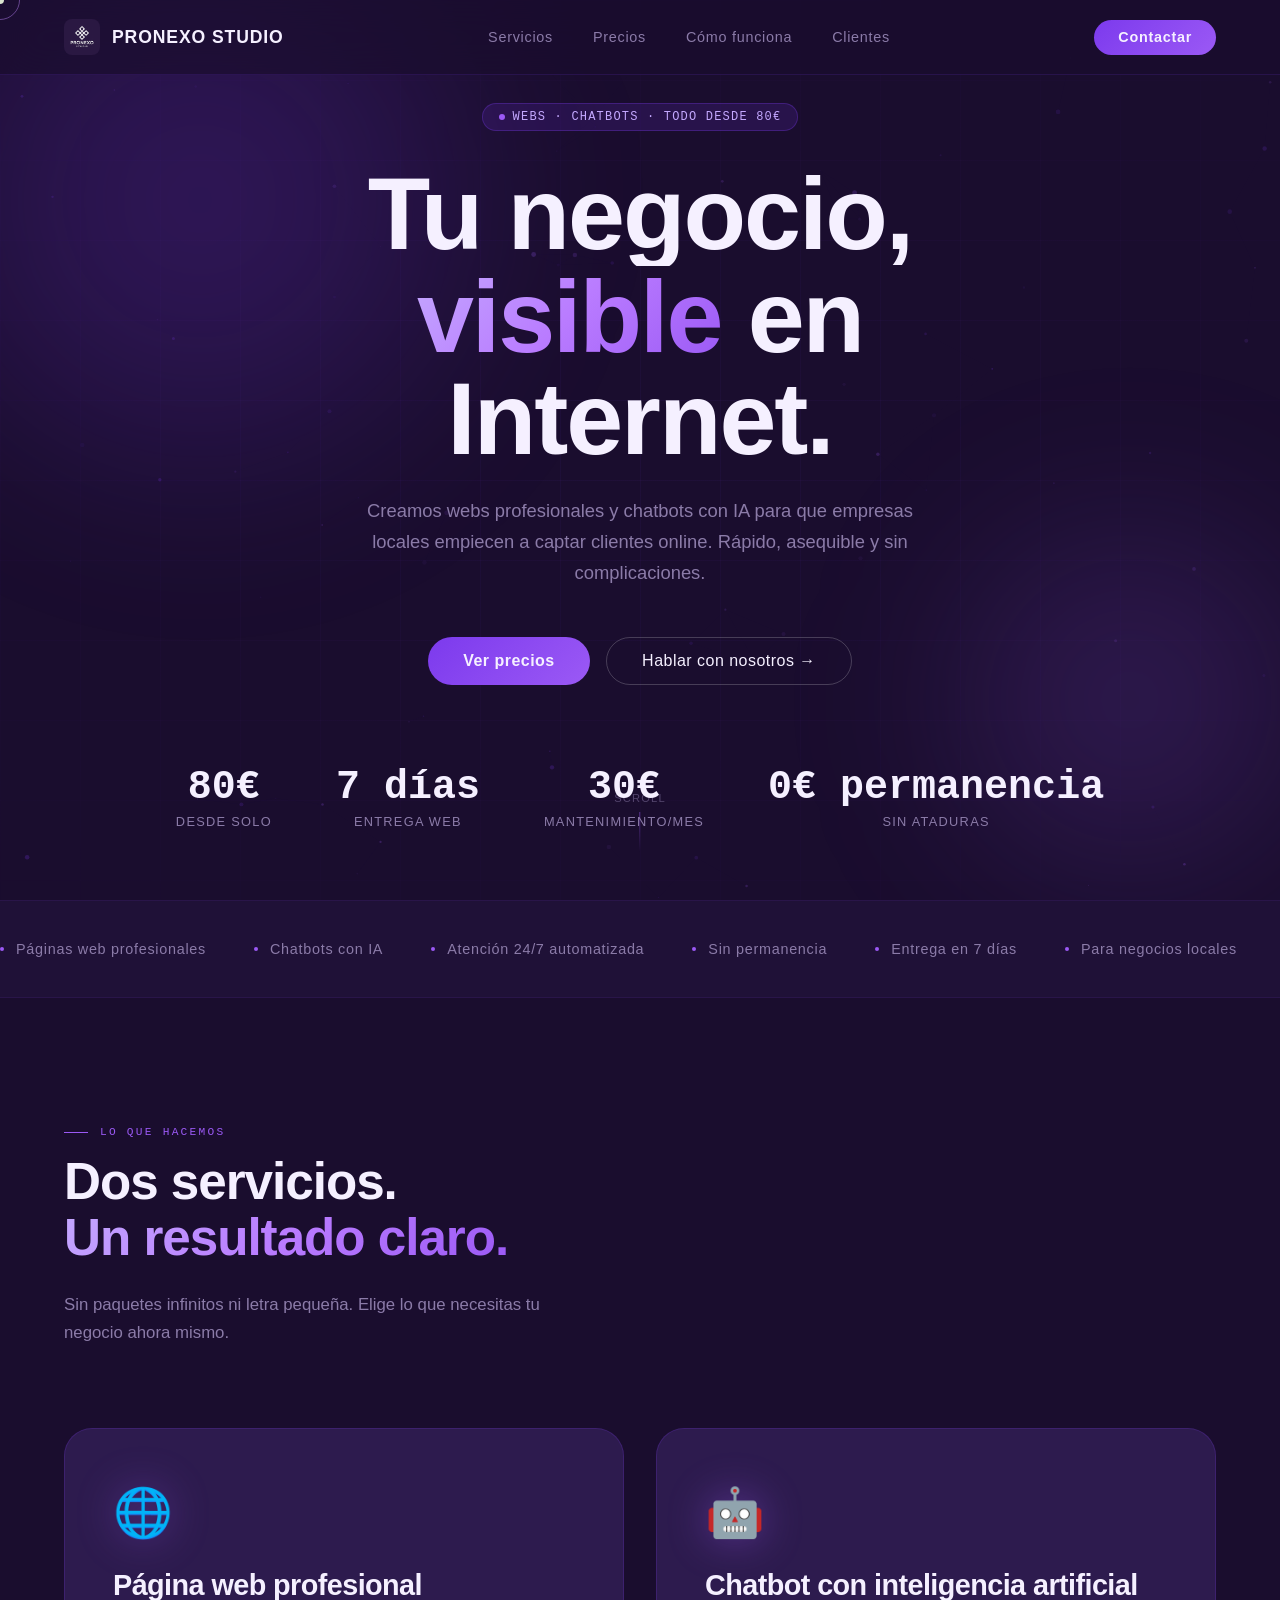
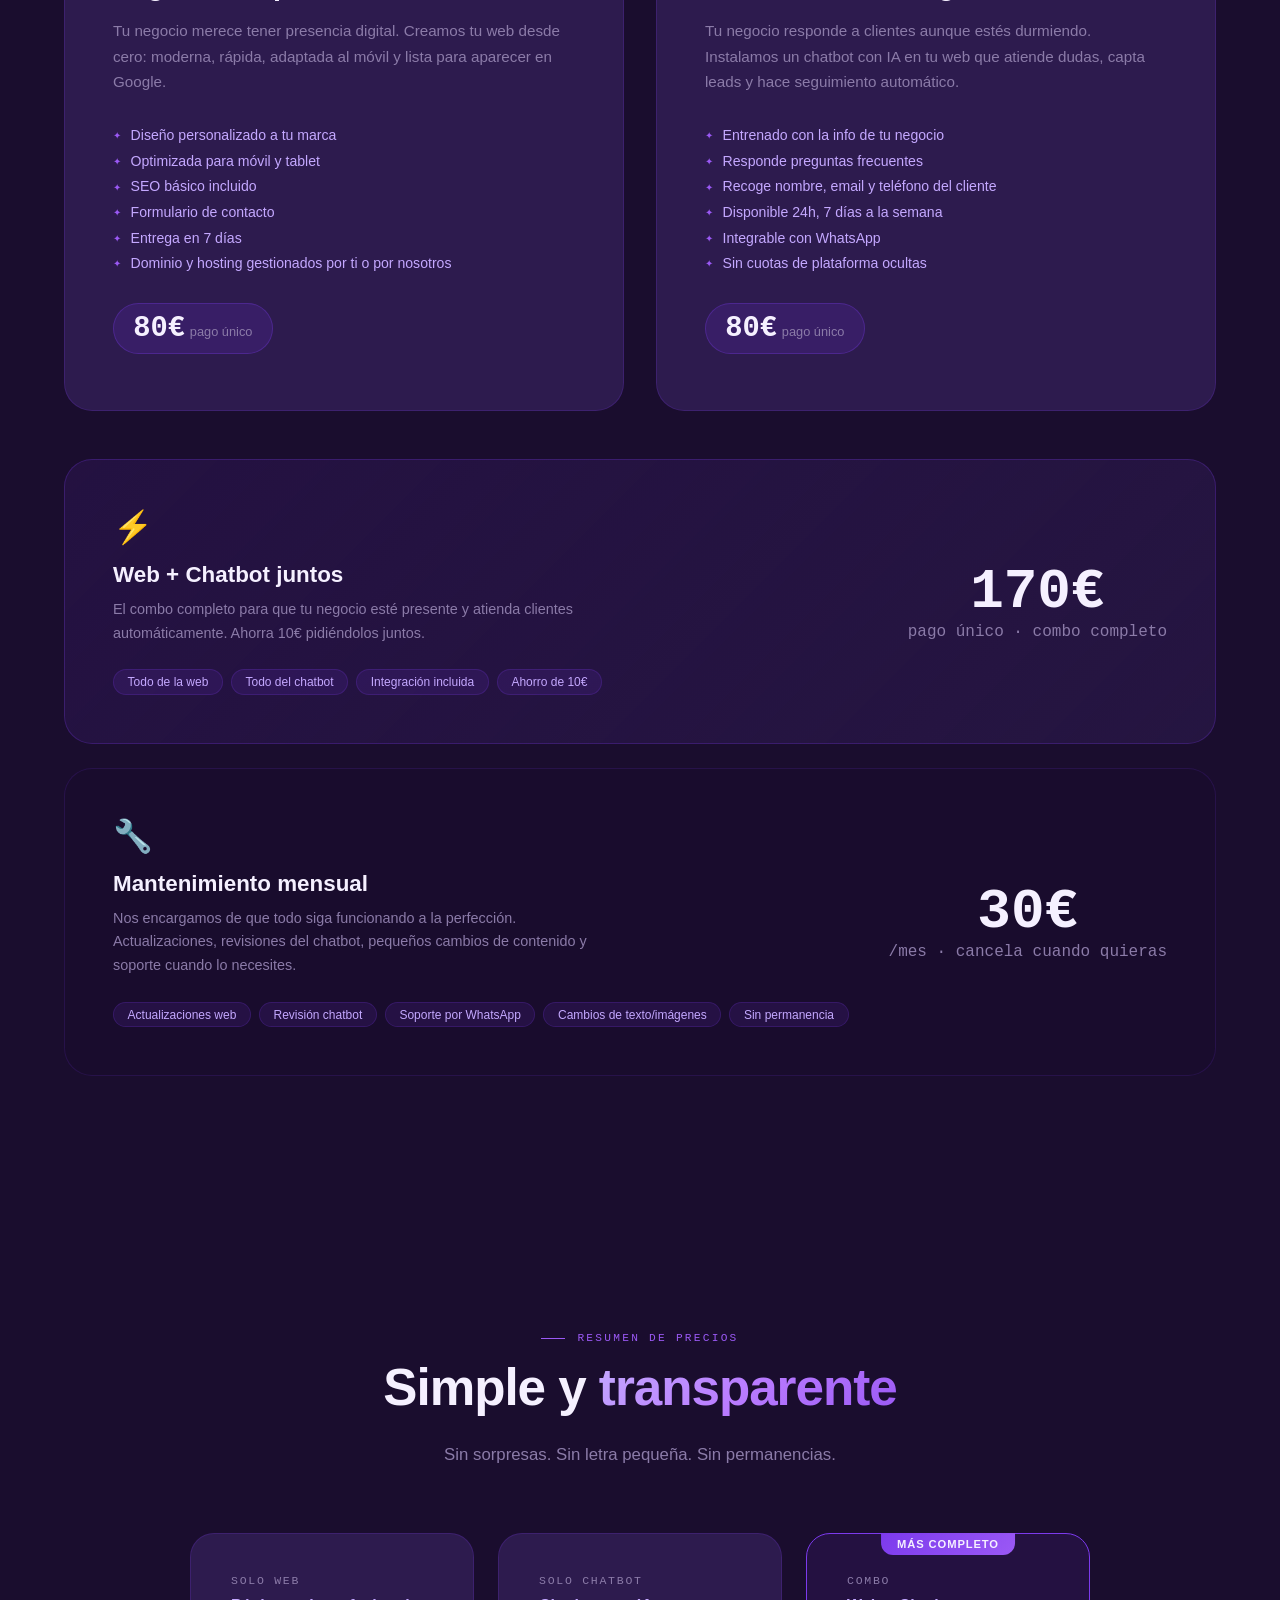
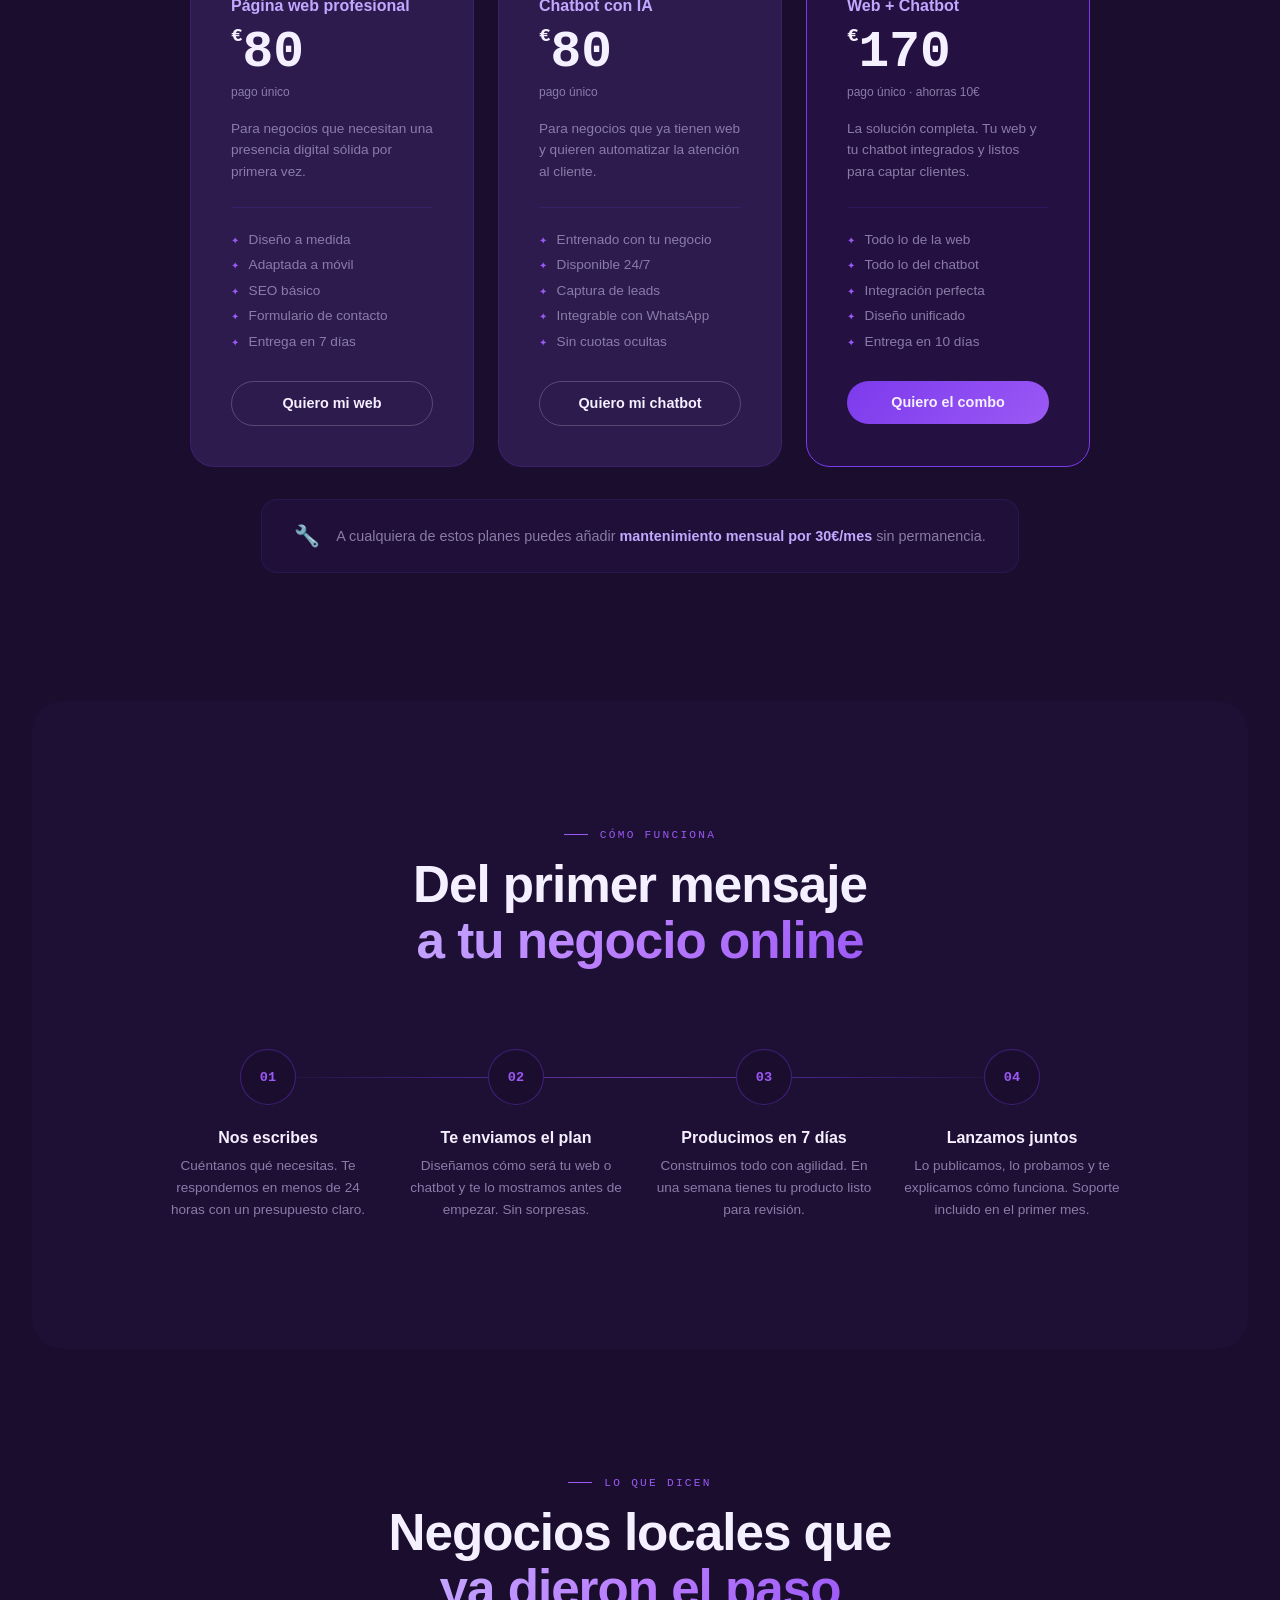
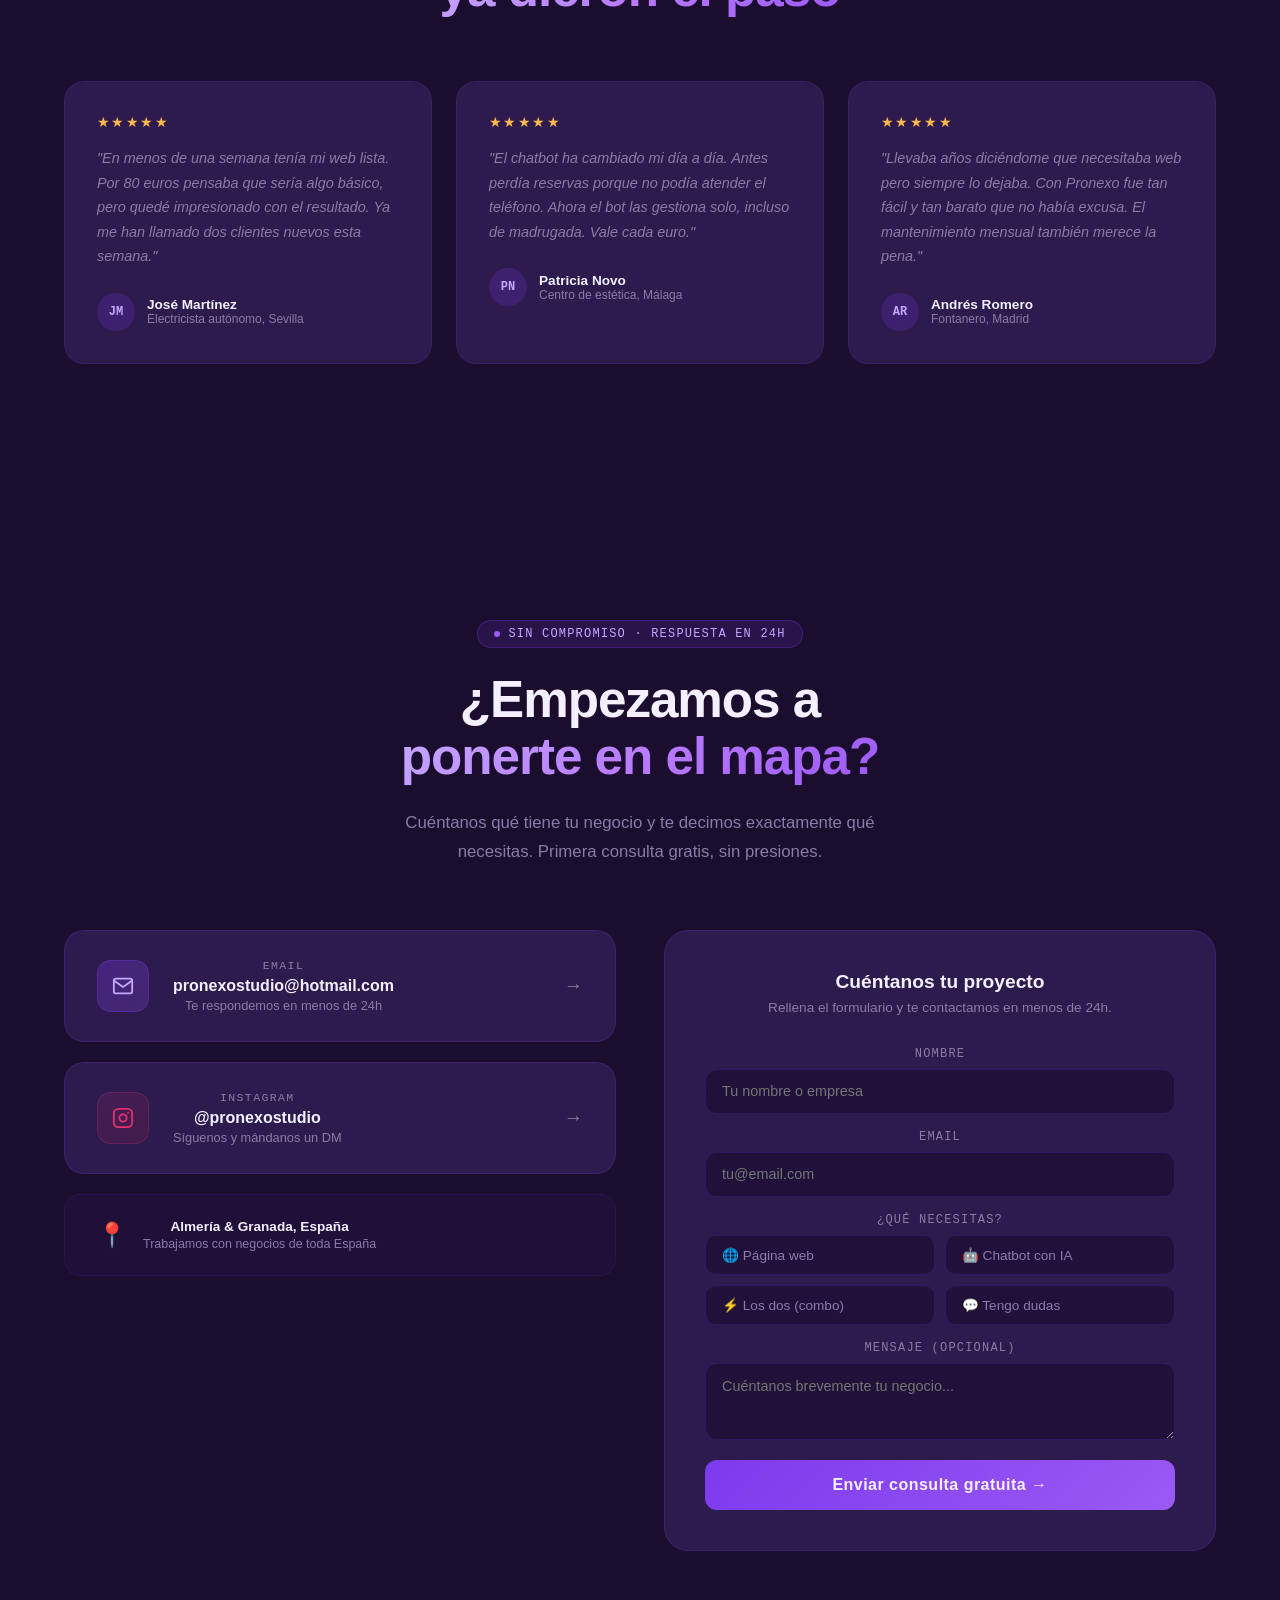
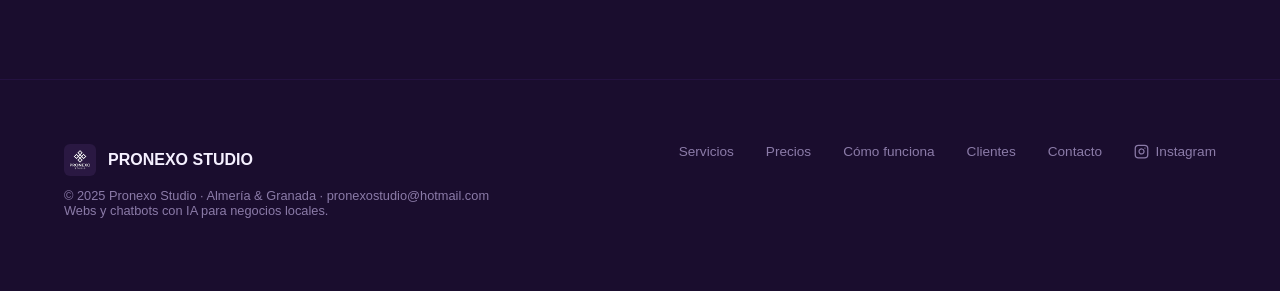
<file: index.html.html>
<!DOCTYPE html>
<html lang="es">
<head>
<meta charset="UTF-8">
<meta http-equiv="Content-Security-Policy" content="default-src 'self'; style-src 'self' 'unsafe-inline' https://fonts.googleapis.com; font-src https://fonts.gstatic.com; script-src 'self' 'unsafe-inline'; img-src 'self' data:; connect-src 'none'; frame-src 'none'; object-src 'none'; base-uri 'self';">
<meta http-equiv="X-Content-Type-Options" content="nosniff">
<meta http-equiv="X-Frame-Options" content="DENY">
<meta http-equiv="Referrer-Policy" content="strict-origin-when-cross-origin">
<meta http-equiv="Permissions-Policy" content="geolocation=(), microphone=(), camera=()">
<meta name="viewport" content="width=device-width, initial-scale=1.0">
<title>Pronexo Studio — Tu Presencia Digital con IA</title>
<link href="https://fonts.googleapis.com/css2?family=Space+Grotesk:wght@300;400;500;600;700&family=Space+Mono:wght@400;700&display=swap" rel="stylesheet">
<style>
*,*::before,*::after{box-sizing:border-box;margin:0;padding:0}
:root{
  --purple-deep:#1A0D2E;
  --purple-mid:#2D1B4E;
  --purple-bright:#7C3AED;
  --purple-glow:#9B59F5;
  --purple-light:#C4A8FF;
  --purple-pale:#EDE5FF;
  --white:#F5F0FF;
  --gray:#8B7BA8;
  --accent:#B97BFF;
  --gold:#FFB84D;
}
html{scroll-behavior:smooth}
body{
  background:var(--purple-deep);
  color:var(--white);
  font-family:'Space Grotesk',sans-serif;
  overflow-x:hidden;
  cursor:none;
}

/* CURSOR */
#cursor{position:fixed;top:0;left:0;pointer-events:none;z-index:9999;mix-blend-mode:difference}
#cursor-dot{width:8px;height:8px;background:var(--white);border-radius:50%;position:absolute;transform:translate(-50%,-50%);transition:transform .1s}
#cursor-ring{width:40px;height:40px;border:1.5px solid rgba(180,120,255,.6);border-radius:50%;position:absolute;transform:translate(-50%,-50%);transition:all .15s ease}

/* NAV */
nav{
  position:fixed;top:0;left:0;right:0;z-index:100;
  padding:1.2rem 4rem;
  display:flex;align-items:center;justify-content:space-between;
  backdrop-filter:blur(20px);
  background:rgba(26,13,46,.7);
  border-bottom:1px solid rgba(124,58,237,.15);
  transition:all .3s;
}
.nav-logo{display:flex;align-items:center;gap:.75rem}
.nav-logo img{width:36px;height:36px;border-radius:8px}
.nav-logo span{font-size:1.1rem;font-weight:700;letter-spacing:.05em;color:var(--white)}
.nav-links{display:flex;gap:2.5rem;list-style:none}
.nav-links a{color:var(--gray);text-decoration:none;font-size:.9rem;letter-spacing:.05em;transition:color .2s;font-weight:500}
.nav-links a:hover{color:var(--purple-light)}
.nav-cta{
  background:linear-gradient(135deg,var(--purple-bright),var(--purple-glow));
  color:var(--white);border:none;padding:.6rem 1.5rem;
  border-radius:50px;font-weight:600;font-size:.9rem;
  cursor:none;letter-spacing:.05em;
  transition:transform .2s,box-shadow .2s;
}
.nav-cta:hover{transform:scale(1.05);box-shadow:0 0 30px rgba(155,89,245,.4)}

/* HERO */
#hero{
  min-height:100vh;
  display:flex;flex-direction:column;align-items:center;justify-content:center;
  text-align:center;padding:6rem 2rem 4rem;
  position:relative;overflow:hidden;
}
.hero-grid{
  position:absolute;inset:0;
  background-image:
    linear-gradient(rgba(124,58,237,.06) 1px,transparent 1px),
    linear-gradient(90deg,rgba(124,58,237,.06) 1px,transparent 1px);
  background-size:80px 80px;
  mask-image:radial-gradient(ellipse 80% 70% at 50% 50%,black,transparent);
}
.hero-orb{position:absolute;border-radius:50%;filter:blur(80px);pointer-events:none;animation:orbFloat 8s ease-in-out infinite;}
.orb1{width:600px;height:600px;background:radial-gradient(circle,rgba(124,58,237,.25),transparent);top:-100px;left:-100px;}
.orb2{width:400px;height:400px;background:radial-gradient(circle,rgba(155,89,245,.2),transparent);bottom:0;right:-50px;animation-delay:-4s;}
@keyframes orbFloat{0%,100%{transform:translateY(0) scale(1)}50%{transform:translateY(-30px) scale(1.05)}}
.hero-eyebrow{
  display:inline-flex;align-items:center;gap:.5rem;
  background:rgba(124,58,237,.15);border:1px solid rgba(124,58,237,.3);
  border-radius:50px;padding:.4rem 1rem;
  font-family:'Space Mono',monospace;font-size:.75rem;
  color:var(--purple-light);letter-spacing:.1em;text-transform:uppercase;
  margin-bottom:2rem;
}
.hero-eyebrow-dot{width:6px;height:6px;background:var(--purple-glow);border-radius:50%;animation:pulse 2s infinite}
@keyframes pulse{0%,100%{opacity:1;transform:scale(1)}50%{opacity:.5;transform:scale(.8)}}
.hero-title{
  font-size:clamp(3rem,8vw,7rem);font-weight:700;line-height:1.0;
  letter-spacing:-.02em;margin-bottom:1.5rem;position:relative;z-index:1;
}
.hero-title .line{display:block;overflow:hidden}
.hero-title .word{display:inline-block;transform:translateY(120%);transition:transform .8s cubic-bezier(.16,1,.3,1)}
.hero-title.visible .word{transform:translateY(0)}
.hero-title .word:nth-child(2){transition-delay:.1s}
.hero-title .word:nth-child(3){transition-delay:.2s}
.grad-text{
  background:linear-gradient(135deg,var(--purple-light) 0%,var(--accent) 50%,var(--purple-glow) 100%);
  -webkit-background-clip:text;-webkit-text-fill-color:transparent;background-clip:text;
}
.hero-sub{font-size:1.15rem;color:var(--gray);max-width:560px;line-height:1.7;margin:0 auto 3rem;opacity:0;transform:translateY(20px);transition:all .8s .5s cubic-bezier(.16,1,.3,1)}
.hero-sub.visible{opacity:1;transform:translateY(0)}
.hero-ctas{display:flex;gap:1rem;justify-content:center;flex-wrap:wrap;opacity:0;transform:translateY(20px);transition:all .8s .7s}
.hero-ctas.visible{opacity:1;transform:translateY(0)}
.btn-primary{
  background:linear-gradient(135deg,var(--purple-bright),var(--purple-glow));
  color:var(--white);border:none;padding:.9rem 2.2rem;border-radius:50px;
  font-weight:600;font-size:1rem;cursor:none;letter-spacing:.03em;
  transition:transform .2s,box-shadow .2s;
}
.btn-primary:hover{transform:translateY(-2px);box-shadow:0 10px 40px rgba(155,89,245,.4)}
.btn-secondary{
  background:transparent;color:var(--white);
  border:1px solid rgba(255,255,255,.2);padding:.9rem 2.2rem;border-radius:50px;
  font-weight:500;font-size:1rem;cursor:none;letter-spacing:.03em;transition:all .2s;
}
.btn-secondary:hover{border-color:var(--purple-light);color:var(--purple-light)}
.hero-stats{display:flex;gap:4rem;justify-content:center;margin-top:5rem;flex-wrap:wrap;opacity:0;transition:opacity 1s 1s}
.hero-stats.visible{opacity:1}
.stat{text-align:center}
.stat-num{font-size:2.5rem;font-weight:700;color:var(--white);font-family:'Space Mono',monospace}
.stat-label{font-size:.8rem;color:var(--gray);letter-spacing:.1em;text-transform:uppercase;margin-top:.25rem}

/* MARQUEE */
.marquee-section{padding:2.5rem 0;border-top:1px solid rgba(124,58,237,.1);border-bottom:1px solid rgba(124,58,237,.1);overflow:hidden;background:rgba(45,27,78,.3)}
.marquee-track{display:flex;gap:3rem;width:max-content;animation:marquee 25s linear infinite}
@keyframes marquee{0%{transform:translateX(0)}100%{transform:translateX(-50%)}}
.marquee-item{display:flex;align-items:center;gap:.75rem;color:var(--gray);font-size:.9rem;white-space:nowrap;font-weight:500;letter-spacing:.05em}
.marquee-dot{width:4px;height:4px;background:var(--purple-glow);border-radius:50%}

/* SECTIONS */
section{padding:8rem 4rem;max-width:1400px;margin:0 auto}
.section-label{font-family:'Space Mono',monospace;font-size:.7rem;color:var(--purple-glow);letter-spacing:.2em;text-transform:uppercase;margin-bottom:1rem;display:flex;align-items:center;gap:.75rem}
.section-label::before{content:'';display:block;width:24px;height:1px;background:var(--purple-glow)}
.section-title{font-size:clamp(2rem,4vw,3.5rem);font-weight:700;line-height:1.1;letter-spacing:-.02em;margin-bottom:1.5rem}
.section-sub{font-size:1.05rem;color:var(--gray);max-width:500px;line-height:1.7}

/* SERVICES — solo 2 */
#services{position:relative}
.services-intro{margin-bottom:5rem}
.services-duo{display:grid;grid-template-columns:1fr 1fr;gap:2rem;margin-bottom:3rem}
.service-card-big{
  border-radius:28px;padding:3.5rem 3rem;
  background:var(--purple-mid);border:1px solid rgba(124,58,237,.2);
  position:relative;overflow:hidden;cursor:none;
  transition:transform .3s,border-color .3s;
}
.service-card-big:hover{transform:translateY(-5px);border-color:rgba(124,58,237,.5)}
.service-card-big::before{
  content:'';position:absolute;inset:0;
  background:linear-gradient(135deg,rgba(124,58,237,.08),transparent);
  opacity:0;transition:opacity .3s;
}
.service-card-big:hover::before{opacity:1}
.service-big-icon{
  font-size:3rem;margin-bottom:1.75rem;display:block;
  filter:drop-shadow(0 0 20px rgba(155,89,245,.4));
}
.service-big-title{font-size:1.8rem;font-weight:700;color:var(--white);margin-bottom:1rem;letter-spacing:-.02em}
.service-big-desc{font-size:.95rem;color:var(--gray);line-height:1.7;margin-bottom:2rem}
.service-features{list-style:none;display:flex;flex-direction:column;gap:.6rem;margin-bottom:2rem}
.service-features li{font-size:.88rem;color:var(--purple-light);display:flex;gap:.6rem;align-items:flex-start}
.service-features li::before{content:'✦';color:var(--purple-glow);flex-shrink:0;font-size:.65rem;margin-top:.2em}
.service-price-tag{
  display:inline-flex;align-items:baseline;gap:.3rem;
  background:rgba(124,58,237,.15);border:1px solid rgba(124,58,237,.3);
  border-radius:50px;padding:.5rem 1.2rem;
}
.service-price-num{font-size:1.8rem;font-weight:700;font-family:'Space Mono',monospace;color:var(--white)}
.service-price-label{font-size:.8rem;color:var(--gray)}

/* MAINTENANCE CARD */
.maintenance-card{
  border-radius:28px;padding:3rem;
  background:linear-gradient(135deg,rgba(124,58,237,.1),rgba(45,27,78,.6));
  border:1px solid rgba(124,58,237,.25);
  display:grid;grid-template-columns:1fr auto;gap:2rem;align-items:center;
  cursor:none;transition:transform .3s,border-color .3s;
}
.maintenance-card:hover{transform:translateY(-3px);border-color:rgba(124,58,237,.5)}
.maintenance-left{}
.maintenance-icon{font-size:2rem;margin-bottom:1rem;display:block}
.maintenance-title{font-size:1.4rem;font-weight:700;color:var(--white);margin-bottom:.6rem}
.maintenance-desc{font-size:.9rem;color:var(--gray);line-height:1.65;max-width:500px}
.maintenance-right{text-align:center;flex-shrink:0}
.maintenance-price{font-size:3.5rem;font-weight:700;font-family:'Space Mono',monospace;color:var(--white);line-height:1}
.maintenance-price span{font-size:1rem;color:var(--gray);font-weight:400;display:block;margin-top:.25rem}
.maintenance-features{display:flex;flex-wrap:wrap;gap:.5rem;margin-top:1.5rem}
.feat-pill{
  background:rgba(124,58,237,.12);border:1px solid rgba(124,58,237,.2);
  border-radius:50px;padding:.3rem .85rem;
  font-size:.75rem;color:var(--purple-light);white-space:nowrap;
}

/* PRICING — 3 planes claros */
#pricing{text-align:center}
.pricing-grid{display:grid;grid-template-columns:repeat(3,1fr);gap:1.5rem;max-width:900px;margin:4rem auto 0;text-align:left}
.pricing-card{
  border-radius:24px;padding:2.5rem;
  background:var(--purple-mid);border:1px solid rgba(124,58,237,.2);
  transition:transform .3s,border-color .3s;position:relative;cursor:none;
}
.pricing-card:hover{transform:translateY(-4px)}
.pricing-card.featured{border-color:var(--purple-bright);background:rgba(124,58,237,.1)}
.pricing-badge{
  position:absolute;top:-1px;left:50%;transform:translateX(-50%);
  background:linear-gradient(135deg,var(--purple-bright),var(--purple-glow));
  color:var(--white);padding:.3rem 1rem;border-radius:0 0 12px 12px;
  font-size:.7rem;font-weight:600;letter-spacing:.08em;text-transform:uppercase;white-space:nowrap;
}
.pricing-plan{font-size:.72rem;color:var(--gray);letter-spacing:.15em;text-transform:uppercase;font-family:'Space Mono',monospace;margin-bottom:.6rem}
.pricing-what{font-size:1rem;font-weight:600;color:var(--purple-light);margin-bottom:.75rem}
.pricing-price{font-size:3.2rem;font-weight:700;font-family:'Space Mono',monospace;color:var(--white);line-height:1}
.pricing-price sup{font-size:1.2rem;vertical-align:top;margin-top:.5rem}
.pricing-price sub{font-size:.9rem;color:var(--gray);font-weight:400}
.pricing-once{font-size:.75rem;color:var(--gray);margin-top:.25rem;margin-bottom:1.2rem}
.pricing-desc{font-size:.85rem;color:var(--gray);margin-bottom:1.5rem;line-height:1.6;padding-bottom:1.5rem;border-bottom:1px solid rgba(124,58,237,.15)}
.pricing-features{list-style:none;display:flex;flex-direction:column;gap:.65rem;margin-bottom:2rem}
.pricing-features li{font-size:.85rem;color:var(--gray);display:flex;gap:.6rem;align-items:flex-start}
.pricing-features li::before{content:'✦';color:var(--purple-glow);flex-shrink:0;font-size:.65rem;margin-top:.2em}
.pricing-btn{
  display:block;width:100%;text-align:center;
  padding:.85rem;border-radius:50px;font-weight:600;font-size:.9rem;
  cursor:none;transition:all .2s;text-decoration:none;border:none;
}
.pricing-btn.outline{background:transparent;color:var(--white);border:1px solid rgba(255,255,255,.2)}
.pricing-btn.outline:hover{border-color:var(--purple-light);color:var(--purple-light)}
.pricing-btn.filled{background:linear-gradient(135deg,var(--purple-bright),var(--purple-glow));color:var(--white)}
.pricing-btn.filled:hover{box-shadow:0 8px 30px rgba(155,89,245,.4)}

/* PROCESS */
.process-steps{display:grid;grid-template-columns:repeat(4,1fr);gap:2rem;margin-top:5rem;position:relative}
.process-steps::before{content:'';position:absolute;top:28px;left:10%;right:10%;height:1px;background:linear-gradient(90deg,transparent,rgba(124,58,237,.4),rgba(155,89,245,.6),rgba(124,58,237,.4),transparent)}
.step{position:relative;text-align:center}
.step-num{width:56px;height:56px;border-radius:50%;border:1px solid rgba(124,58,237,.4);display:flex;align-items:center;justify-content:center;font-family:'Space Mono',monospace;font-size:.85rem;font-weight:700;color:var(--purple-glow);margin:0 auto 1.5rem;background:var(--purple-deep);position:relative;z-index:1;transition:all .3s}
.step:hover .step-num{background:rgba(124,58,237,.2);border-color:var(--purple-glow);box-shadow:0 0 20px rgba(155,89,245,.3)}
.step-title{font-size:1rem;font-weight:600;margin-bottom:.5rem;color:var(--white)}
.step-desc{font-size:.85rem;color:var(--gray);line-height:1.6}

/* TESTIMONIALS */
.testimonials-grid{display:grid;grid-template-columns:repeat(3,1fr);gap:1.5rem;margin-top:4rem}
.testimonial-card{background:var(--purple-mid);border:1px solid rgba(124,58,237,.15);border-radius:20px;padding:2rem;transition:transform .3s;cursor:none}
.testimonial-card:hover{transform:translateY(-3px)}
.testimonial-stars{color:var(--gold);font-size:.9rem;margin-bottom:1rem;letter-spacing:.1em}
.testimonial-text{font-size:.9rem;color:var(--gray);line-height:1.7;margin-bottom:1.5rem;font-style:italic}
.testimonial-author{display:flex;align-items:center;gap:.75rem}
.author-avatar{width:38px;height:38px;border-radius:50%;background:rgba(124,58,237,.2);display:flex;align-items:center;justify-content:center;font-size:.75rem;font-weight:700;color:var(--purple-light);font-family:'Space Mono',monospace;flex-shrink:0}
.author-name{font-size:.85rem;font-weight:600;color:var(--white)}
.author-company{font-size:.75rem;color:var(--gray)}

/* CTA */
#cta{text-align:center}
.cta-box{background:linear-gradient(135deg,rgba(124,58,237,.2),rgba(45,27,78,.8));border:1px solid rgba(124,58,237,.3);border-radius:32px;padding:6rem 4rem;position:relative;overflow:hidden;max-width:900px;margin:0 auto}
.cta-glow{position:absolute;top:50%;left:50%;transform:translate(-50%,-50%);width:600px;height:300px;background:radial-gradient(ellipse,rgba(124,58,237,.15),transparent);pointer-events:none}
.cta-title{font-size:clamp(2rem,4vw,3.2rem);font-weight:700;margin-bottom:1.5rem;line-height:1.1}
.cta-sub{font-size:1.05rem;color:var(--gray);margin-bottom:2.5rem;max-width:480px;margin-left:auto;margin-right:auto;line-height:1.7}

/* FOOTER */
footer{padding:4rem;border-top:1px solid rgba(124,58,237,.1);max-width:1400px;margin:0 auto;display:grid;grid-template-columns:1fr auto;gap:2rem;align-items:start}
.footer-brand{display:flex;align-items:center;gap:.75rem;margin-bottom:.75rem}
.footer-brand img{width:32px;height:32px;border-radius:6px}
.footer-brand span{font-weight:700;font-size:1rem;color:var(--white)}
.footer-copy{font-size:.8rem;color:var(--gray)}
.footer-links{display:flex;gap:2rem;flex-wrap:wrap}
.footer-links a{font-size:.85rem;color:var(--gray);text-decoration:none;transition:color .2s}
.footer-links a:hover{color:var(--purple-light)}

/* SCROLL REVEAL */
.reveal{opacity:0;transform:translateY(40px);transition:all .8s cubic-bezier(.16,1,.3,1)}
.reveal.revealed{opacity:1;transform:translateY(0)}
.reveal-delay-1{transition-delay:.1s}
.reveal-delay-2{transition-delay:.2s}
.reveal-delay-3{transition-delay:.3s}
.reveal-delay-4{transition-delay:.4s}

/* SCROLL INDICATOR */
.scroll-indicator{position:absolute;bottom:3rem;left:50%;transform:translateX(-50%);display:flex;flex-direction:column;align-items:center;gap:.5rem;opacity:.5;animation:scrollBounce 2s ease-in-out infinite;font-size:.7rem;color:var(--gray);letter-spacing:.1em}
@keyframes scrollBounce{0%,100%{transform:translateX(-50%) translateY(0)}50%{transform:translateX(-50%) translateY(6px)}}
.scroll-indicator-line{width:1px;height:40px;background:linear-gradient(var(--purple-glow),transparent)}

@media(max-width:900px){
  nav{padding:1rem 2rem}
  .nav-links{display:none}
  section{padding:5rem 2rem}
  .services-duo{grid-template-columns:1fr}
  .maintenance-card{grid-template-columns:1fr;text-align:center}
  .process-steps{grid-template-columns:1fr 1fr}
  .pricing-grid{grid-template-columns:1fr;max-width:400px}
  .testimonials-grid{grid-template-columns:1fr}
  footer{grid-template-columns:1fr}
  .cta-box{padding:4rem 2rem}
}
</style>
</head>
<body>

<canvas id="particles-canvas" style="position:fixed;inset:0;pointer-events:none;z-index:0;opacity:.4"></canvas>

<div id="cursor">
  <div id="cursor-dot"></div>
  <div id="cursor-ring"></div>
</div>

<nav id="navbar">
  <div class="nav-logo">
    <img src="[data-uri]" alt="Pronexo Studio">
    <span>PRONEXO STUDIO</span>
  </div>
  <ul class="nav-links">
    <li><a href="#services">Servicios</a></li>
    <li><a href="#pricing">Precios</a></li>
    <li><a href="#process">Cómo funciona</a></li>
    <li><a href="#testimonials">Clientes</a></li>
  </ul>
  <button class="nav-cta" onclick="document.getElementById('cta').scrollIntoView({behavior:'smooth'})">Contactar</button>
</nav>

<section id="hero">
  <div class="hero-grid"></div>
  <div class="hero-orb orb1"></div>
  <div class="hero-orb orb2"></div>
  <div style="position:relative;z-index:1" id="hero-content">
    <div class="hero-eyebrow">
      <span class="hero-eyebrow-dot"></span>
      <span>Webs · Chatbots · Todo desde 80€</span>
    </div>
    <h1 class="hero-title">
      <span class="line"><span class="word">Tu negocio,</span></span>
      <span class="line"><span class="word grad-text">visible</span> <span class="word">en</span></span>
      <span class="line"><span class="word">Internet.</span></span>
    </h1>
    <p class="hero-sub">Creamos webs profesionales y chatbots con IA para que empresas locales empiecen a captar clientes online. Rápido, asequible y sin complicaciones.</p>
    <div class="hero-ctas">
      <button class="btn-primary" onclick="document.getElementById('pricing').scrollIntoView({behavior:'smooth'})">Ver precios</button>
      <button class="btn-secondary" onclick="document.getElementById('cta').scrollIntoView({behavior:'smooth'})">Hablar con nosotros →</button>
    </div>
    <div class="hero-stats">
      <div class="stat"><div class="stat-num" data-count="80" data-suffix="€">0</div><div class="stat-label">Desde solo</div></div>
      <div class="stat"><div class="stat-num" data-count="7" data-suffix=" días">0</div><div class="stat-label">Entrega web</div></div>
      <div class="stat"><div class="stat-num" data-count="30" data-suffix="€">0</div><div class="stat-label">Mantenimiento/mes</div></div>
      <div class="stat"><div class="stat-num" data-count="0" data-suffix="€ permanencia">0</div><div class="stat-label">Sin ataduras</div></div>
    </div>
  </div>
  <div class="scroll-indicator"><span>SCROLL</span><div class="scroll-indicator-line"></div></div>
</section>

<div class="marquee-section">
  <div class="marquee-track">
    <div class="marquee-item"><span class="marquee-dot"></span> Páginas web profesionales</div>
    <div class="marquee-item"><span class="marquee-dot"></span> Chatbots con IA</div>
    <div class="marquee-item"><span class="marquee-dot"></span> Atención 24/7 automatizada</div>
    <div class="marquee-item"><span class="marquee-dot"></span> Sin permanencia</div>
    <div class="marquee-item"><span class="marquee-dot"></span> Entrega en 7 días</div>
    <div class="marquee-item"><span class="marquee-dot"></span> Para negocios locales</div>
    <div class="marquee-item"><span class="marquee-dot"></span> Precios desde 80€</div>
    <div class="marquee-item"><span class="marquee-dot"></span> Páginas web profesionales</div>
    <div class="marquee-item"><span class="marquee-dot"></span> Chatbots con IA</div>
    <div class="marquee-item"><span class="marquee-dot"></span> Atención 24/7 automatizada</div>
    <div class="marquee-item"><span class="marquee-dot"></span> Sin permanencia</div>
    <div class="marquee-item"><span class="marquee-dot"></span> Entrega en 7 días</div>
    <div class="marquee-item"><span class="marquee-dot"></span> Para negocios locales</div>
    <div class="marquee-item"><span class="marquee-dot"></span> Precios desde 80€</div>
  </div>
</div>

<section id="services">
  <div class="services-intro reveal">
    <div class="section-label">Lo que hacemos</div>
    <h2 class="section-title">Dos servicios.<br><span class="grad-text">Un resultado claro.</span></h2>
    <p class="section-sub">Sin paquetes infinitos ni letra pequeña. Elige lo que necesitas tu negocio ahora mismo.</p>
  </div>

  <div class="services-duo">
    <div class="service-card-big reveal reveal-delay-1">
      <span class="service-big-icon">🌐</span>
      <div class="service-big-title">Página web profesional</div>
      <div class="service-big-desc">Tu negocio merece tener presencia digital. Creamos tu web desde cero: moderna, rápida, adaptada al móvil y lista para aparecer en Google.</div>
      <ul class="service-features">
        <li>Diseño personalizado a tu marca</li>
        <li>Optimizada para móvil y tablet</li>
        <li>SEO básico incluido</li>
        <li>Formulario de contacto</li>
        <li>Entrega en 7 días</li>
        <li>Dominio y hosting gestionados por ti o por nosotros</li>
      </ul>
      <div class="service-price-tag">
        <span class="service-price-num">80€</span>
        <span class="service-price-label">pago único</span>
      </div>
    </div>

    <div class="service-card-big reveal reveal-delay-2">
      <span class="service-big-icon">🤖</span>
      <div class="service-big-title">Chatbot con inteligencia artificial</div>
      <div class="service-big-desc">Tu negocio responde a clientes aunque estés durmiendo. Instalamos un chatbot con IA en tu web que atiende dudas, capta leads y hace seguimiento automático.</div>
      <ul class="service-features">
        <li>Entrenado con la info de tu negocio</li>
        <li>Responde preguntas frecuentes</li>
        <li>Recoge nombre, email y teléfono del cliente</li>
        <li>Disponible 24h, 7 días a la semana</li>
        <li>Integrable con WhatsApp</li>
        <li>Sin cuotas de plataforma ocultas</li>
      </ul>
      <div class="service-price-tag">
        <span class="service-price-num">80€</span>
        <span class="service-price-label">pago único</span>
      </div>
    </div>
  </div>

  <div class="maintenance-card reveal">
    <div class="maintenance-left">
      <span class="maintenance-icon">⚡</span>
      <div class="maintenance-title">Web + Chatbot juntos</div>
      <div class="maintenance-desc">El combo completo para que tu negocio esté presente y atienda clientes automáticamente. Ahorra 10€ pidiéndolos juntos.</div>
      <div class="maintenance-features">
        <span class="feat-pill">Todo de la web</span>
        <span class="feat-pill">Todo del chatbot</span>
        <span class="feat-pill">Integración incluida</span>
        <span class="feat-pill">Ahorro de 10€</span>
      </div>
    </div>
    <div class="maintenance-right">
      <div class="maintenance-price">170€<span>pago único · combo completo</span></div>
    </div>
  </div>

  <div class="maintenance-card reveal" style="margin-top:1.5rem;background:rgba(26,13,46,.6);border-color:rgba(124,58,237,.15)">
    <div class="maintenance-left">
      <span class="maintenance-icon">🔧</span>
      <div class="maintenance-title">Mantenimiento mensual</div>
      <div class="maintenance-desc">Nos encargamos de que todo siga funcionando a la perfección. Actualizaciones, revisiones del chatbot, pequeños cambios de contenido y soporte cuando lo necesites.</div>
      <div class="maintenance-features">
        <span class="feat-pill">Actualizaciones web</span>
        <span class="feat-pill">Revisión chatbot</span>
        <span class="feat-pill">Soporte por WhatsApp</span>
        <span class="feat-pill">Cambios de texto/imágenes</span>
        <span class="feat-pill">Sin permanencia</span>
      </div>
    </div>
    <div class="maintenance-right">
      <div class="maintenance-price">30€<span>/mes · cancela cuando quieras</span></div>
    </div>
  </div>
</section>

<section id="pricing" style="text-align:center">
  <div class="reveal">
    <div class="section-label" style="justify-content:center">Resumen de precios</div>
    <h2 class="section-title">Simple y <span class="grad-text">transparente</span></h2>
    <p class="section-sub" style="margin:0 auto 0">Sin sorpresas. Sin letra pequeña. Sin permanencias.</p>
  </div>
  <div class="pricing-grid">
    <div class="pricing-card reveal reveal-delay-1">
      <div class="pricing-plan">Solo web</div>
      <div class="pricing-what">Página web profesional</div>
      <div class="pricing-price"><sup>€</sup>80<sub></sub></div>
      <div class="pricing-once">pago único</div>
      <div class="pricing-desc">Para negocios que necesitan una presencia digital sólida por primera vez.</div>
      <ul class="pricing-features">
        <li>Diseño a medida</li>
        <li>Adaptada a móvil</li>
        <li>SEO básico</li>
        <li>Formulario de contacto</li>
        <li>Entrega en 7 días</li>
      </ul>
      <button class="pricing-btn outline" onclick="document.getElementById('cta').scrollIntoView({behavior:'smooth'})">Quiero mi web</button>
    </div>

    <div class="pricing-card reveal reveal-delay-2">
      <div class="pricing-plan">Solo chatbot</div>
      <div class="pricing-what">Chatbot con IA</div>
      <div class="pricing-price"><sup>€</sup>80<sub></sub></div>
      <div class="pricing-once">pago único</div>
      <div class="pricing-desc">Para negocios que ya tienen web y quieren automatizar la atención al cliente.</div>
      <ul class="pricing-features">
        <li>Entrenado con tu negocio</li>
        <li>Disponible 24/7</li>
        <li>Captura de leads</li>
        <li>Integrable con WhatsApp</li>
        <li>Sin cuotas ocultas</li>
      </ul>
      <button class="pricing-btn outline" onclick="document.getElementById('cta').scrollIntoView({behavior:'smooth'})">Quiero mi chatbot</button>
    </div>

    <div class="pricing-card featured reveal reveal-delay-3">
      <div class="pricing-badge">Más completo</div>
      <div class="pricing-plan">Combo</div>
      <div class="pricing-what">Web + Chatbot</div>
      <div class="pricing-price"><sup>€</sup>170<sub></sub></div>
      <div class="pricing-once">pago único · ahorras 10€</div>
      <div class="pricing-desc">La solución completa. Tu web y tu chatbot integrados y listos para captar clientes.</div>
      <ul class="pricing-features">
        <li>Todo lo de la web</li>
        <li>Todo lo del chatbot</li>
        <li>Integración perfecta</li>
        <li>Diseño unificado</li>
        <li>Entrega en 10 días</li>
      </ul>
      <button class="pricing-btn filled" onclick="document.getElementById('cta').scrollIntoView({behavior:'smooth'})">Quiero el combo</button>
    </div>
  </div>

  <div style="margin-top:2rem;padding:1.5rem 2rem;background:rgba(124,58,237,.06);border:1px solid rgba(124,58,237,.15);border-radius:16px;display:inline-flex;align-items:center;gap:1rem;font-size:.9rem;color:var(--gray)" class="reveal">
    <span style="font-size:1.3rem">🔧</span>
    <span>A cualquiera de estos planes puedes añadir <strong style="color:var(--purple-light)">mantenimiento mensual por 30€/mes</strong> sin permanencia.</span>
  </div>
</section>

<div style="padding:8rem;background:rgba(45,27,78,.2);border-radius:32px;margin:0 2rem" id="process">
  <div style="max-width:1400px;margin:0 auto">
    <div class="reveal" style="text-align:center;margin-bottom:0">
      <div class="section-label" style="justify-content:center">Cómo funciona</div>
      <h2 class="section-title">Del primer mensaje<br><span class="grad-text">a tu negocio online</span></h2>
    </div>
    <div class="process-steps">
      <div class="step reveal reveal-delay-1">
        <div class="step-num">01</div>
        <div class="step-title">Nos escribes</div>
        <div class="step-desc">Cuéntanos qué necesitas. Te respondemos en menos de 24 horas con un presupuesto claro.</div>
      </div>
      <div class="step reveal reveal-delay-2">
        <div class="step-num">02</div>
        <div class="step-title">Te enviamos el plan</div>
        <div class="step-desc">Diseñamos cómo será tu web o chatbot y te lo mostramos antes de empezar. Sin sorpresas.</div>
      </div>
      <div class="step reveal reveal-delay-3">
        <div class="step-num">03</div>
        <div class="step-title">Producimos en 7 días</div>
        <div class="step-desc">Construimos todo con agilidad. En una semana tienes tu producto listo para revisión.</div>
      </div>
      <div class="step reveal reveal-delay-4">
        <div class="step-num">04</div>
        <div class="step-title">Lanzamos juntos</div>
        <div class="step-desc">Lo publicamos, lo probamos y te explicamos cómo funciona. Soporte incluido en el primer mes.</div>
      </div>
    </div>
  </div>
</div>

<section id="testimonials">
  <div class="reveal" style="text-align:center;margin-bottom:0">
    <div class="section-label" style="justify-content:center">Lo que dicen</div>
    <h2 class="section-title">Negocios locales que<br><span class="grad-text">ya dieron el paso</span></h2>
  </div>
  <div class="testimonials-grid">
    <div class="testimonial-card reveal reveal-delay-1">
      <div class="testimonial-stars">★★★★★</div>
      <div class="testimonial-text">"En menos de una semana tenía mi web lista. Por 80 euros pensaba que sería algo básico, pero quedé impresionado con el resultado. Ya me han llamado dos clientes nuevos esta semana."</div>
      <div class="testimonial-author">
        <div class="author-avatar">JM</div>
        <div>
          <div class="author-name">José Martínez</div>
          <div class="author-company">Electricista autónomo, Sevilla</div>
        </div>
      </div>
    </div>
    <div class="testimonial-card reveal reveal-delay-2">
      <div class="testimonial-stars">★★★★★</div>
      <div class="testimonial-text">"El chatbot ha cambiado mi día a día. Antes perdía reservas porque no podía atender el teléfono. Ahora el bot las gestiona solo, incluso de madrugada. Vale cada euro."</div>
      <div class="testimonial-author">
        <div class="author-avatar">PN</div>
        <div>
          <div class="author-name">Patricia Novo</div>
          <div class="author-company">Centro de estética, Málaga</div>
        </div>
      </div>
    </div>
    <div class="testimonial-card reveal reveal-delay-3">
      <div class="testimonial-stars">★★★★★</div>
      <div class="testimonial-text">"Llevaba años diciéndome que necesitaba web pero siempre lo dejaba. Con Pronexo fue tan fácil y tan barato que no había excusa. El mantenimiento mensual también merece la pena."</div>
      <div class="testimonial-author">
        <div class="author-avatar">AR</div>
        <div>
          <div class="author-name">Andrés Romero</div>
          <div class="author-company">Fontanero, Madrid</div>
        </div>
      </div>
    </div>
  </div>
</section>

<section id="cta" style="max-width:none;padding:8rem 4rem;background:none">
  <div style="max-width:1200px;margin:0 auto">

    <div class="reveal" style="text-align:center;margin-bottom:4rem">
      <div class="hero-eyebrow" style="display:inline-flex;margin-bottom:1.5rem">
        <span class="hero-eyebrow-dot"></span>
        <span>Sin compromiso · Respuesta en 24h</span>
      </div>
      <h2 class="section-title">¿Empezamos a<br><span class="grad-text">ponerte en el mapa?</span></h2>
      <p class="section-sub" style="margin:0 auto">Cuéntanos qué tiene tu negocio y te decimos exactamente qué necesitas. Primera consulta gratis, sin presiones.</p>
    </div>

    <div style="display:grid;grid-template-columns:1fr 1fr;gap:3rem;align-items:start">

      <!-- CONTACT CARDS -->
      <div class="reveal" style="display:flex;flex-direction:column;gap:1.25rem">

        <a href="mailto:pronexostudio@hotmail.com?subject=Quiero mi web/chatbot" style="display:flex;align-items:center;gap:1.5rem;background:var(--purple-mid);border:1px solid rgba(124,58,237,.2);border-radius:20px;padding:1.75rem 2rem;text-decoration:none;transition:all .3s;cursor:none" onmouseover="this.style.borderColor='rgba(124,58,237,.6)';this.style.transform='translateY(-2px)';this.style.boxShadow='0 12px 40px rgba(124,58,237,.15)'" onmouseout="this.style.borderColor='rgba(124,58,237,.2)';this.style.transform='';this.style.boxShadow=''">
          <div style="width:52px;height:52px;border-radius:14px;background:linear-gradient(135deg,rgba(124,58,237,.3),rgba(155,89,245,.2));border:1px solid rgba(124,58,237,.3);display:flex;align-items:center;justify-content:center;flex-shrink:0">
            <svg xmlns="http://www.w3.org/2000/svg" width="22" height="22" viewBox="0 0 24 24" fill="none" stroke="#C4A8FF" stroke-width="2" stroke-linecap="round" stroke-linejoin="round"><path d="M4 4h16c1.1 0 2 .9 2 2v12c0 1.1-.9 2-2 2H4c-1.1 0-2-.9-2-2V6c0-1.1.9-2 2-2z"/><polyline points="22,6 12,13 2,6"/></svg>
          </div>
          <div>
            <div style="font-size:.72rem;color:var(--gray);letter-spacing:.12em;text-transform:uppercase;font-family:'Space Mono',monospace;margin-bottom:.3rem">Email</div>
            <div style="font-size:1rem;font-weight:600;color:var(--white)">pronexostudio@hotmail.com</div>
            <div style="font-size:.8rem;color:var(--gray);margin-top:.2rem">Te respondemos en menos de 24h</div>
          </div>
          <div style="margin-left:auto;color:var(--gray);font-size:1.2rem">→</div>
        </a>

        

        <a href="https://www.instagram.com/pronexostudio/" target="_blank" rel="noopener" style="display:flex;align-items:center;gap:1.5rem;background:var(--purple-mid);border:1px solid rgba(124,58,237,.2);border-radius:20px;padding:1.75rem 2rem;text-decoration:none;transition:all .3s;cursor:none" onmouseover="this.style.borderColor='rgba(193,53,132,.4)';this.style.transform='translateY(-2px)';this.style.boxShadow='0 12px 40px rgba(193,53,132,.08)'" onmouseout="this.style.borderColor='rgba(124,58,237,.2)';this.style.transform='';this.style.boxShadow=''">
          <div style="width:52px;height:52px;border-radius:14px;background:linear-gradient(135deg,rgba(193,53,132,.15),rgba(253,29,29,.1));border:1px solid rgba(193,53,132,.25);display:flex;align-items:center;justify-content:center;flex-shrink:0">
            <svg xmlns="http://www.w3.org/2000/svg" width="22" height="22" viewBox="0 0 24 24" fill="none" stroke="#E1306C" stroke-width="2" stroke-linecap="round" stroke-linejoin="round"><rect x="2" y="2" width="20" height="20" rx="5" ry="5"/><path d="M16 11.37A4 4 0 1 1 12.63 8 4 4 0 0 1 16 11.37z"/><line x1="17.5" y1="6.5" x2="17.51" y2="6.5"/></svg>
          </div>
          <div>
            <div style="font-size:.72rem;color:var(--gray);letter-spacing:.12em;text-transform:uppercase;font-family:'Space Mono',monospace;margin-bottom:.3rem">Instagram</div>
            <div style="font-size:1rem;font-weight:600;color:var(--white)">@pronexostudio</div>
            <div style="font-size:.8rem;color:var(--gray);margin-top:.2rem">Síguenos y mándanos un DM</div>
          </div>
          <div style="margin-left:auto;color:var(--gray);font-size:1.2rem">→</div>
        </a>

        <div style="padding:1.5rem 2rem;background:rgba(124,58,237,.06);border:1px solid rgba(124,58,237,.12);border-radius:16px;display:flex;align-items:center;gap:1rem">
          <span style="font-size:1.5rem">📍</span>
          <div>
            <div style="font-size:.85rem;font-weight:600;color:var(--white)">Almería &amp; Granada, España</div>
            <div style="font-size:.78rem;color:var(--gray);margin-top:.2rem">Trabajamos con negocios de toda España</div>
          </div>
        </div>

      </div>

      <!-- CONTACT FORM -->
      <div class="reveal reveal-delay-2">
        <div style="background:var(--purple-mid);border:1px solid rgba(124,58,237,.2);border-radius:24px;padding:2.5rem">
          <div style="margin-bottom:2rem">
            <div style="font-size:1.2rem;font-weight:700;color:var(--white);margin-bottom:.4rem">Cuéntanos tu proyecto</div>
            <div style="font-size:.85rem;color:var(--gray)">Rellena el formulario y te contactamos en menos de 24h.</div>
          </div>
          <div style="display:flex;flex-direction:column;gap:1rem">
            <div>
              <label style="display:block;font-size:.75rem;color:var(--gray);letter-spacing:.1em;text-transform:uppercase;font-family:'Space Mono',monospace;margin-bottom:.5rem">Nombre</label>
              <input id="cf-name" type="text" placeholder="Tu nombre o empresa" maxlength="100" autocomplete="name" spellcheck="false" style="width:100%;background:rgba(26,13,46,.6);border:1px solid rgba(124,58,237,.2);border-radius:12px;padding:.85rem 1rem;color:var(--white);font-family:'Space Grotesk',sans-serif;font-size:.9rem;outline:none;transition:border-color .2s" onfocus="this.style.borderColor='rgba(124,58,237,.6)'" onblur="this.style.borderColor='rgba(124,58,237,.2)'">
            </div>
            <div>
              <label style="display:block;font-size:.75rem;color:var(--gray);letter-spacing:.1em;text-transform:uppercase;font-family:'Space Mono',monospace;margin-bottom:.5rem">Email</label>
              <input id="cf-email" type="email" placeholder="tu@email.com" maxlength="150" autocomplete="email" style="width:100%;background:rgba(26,13,46,.6);border:1px solid rgba(124,58,237,.2);border-radius:12px;padding:.85rem 1rem;color:var(--white);font-family:'Space Grotesk',sans-serif;font-size:.9rem;outline:none;transition:border-color .2s" onfocus="this.style.borderColor='rgba(124,58,237,.6)'" onblur="this.style.borderColor='rgba(124,58,237,.2)'">
            </div>
            <div>
              <label style="display:block;font-size:.75rem;color:var(--gray);letter-spacing:.1em;text-transform:uppercase;font-family:'Space Mono',monospace;margin-bottom:.5rem">¿Qué necesitas?</label>
              <div style="display:grid;grid-template-columns:1fr 1fr;gap:.6rem">
                <label id="opt-web" style="display:flex;align-items:center;gap:.6rem;background:rgba(26,13,46,.6);border:1px solid rgba(124,58,237,.2);border-radius:10px;padding:.7rem 1rem;cursor:none;transition:all .2s" onclick="toggleOpt('opt-web')">
                  <span style="font-size:.85rem;color:var(--gray)">🌐 Página web</span>
                </label>
                <label id="opt-bot" style="display:flex;align-items:center;gap:.6rem;background:rgba(26,13,46,.6);border:1px solid rgba(124,58,237,.2);border-radius:10px;padding:.7rem 1rem;cursor:none;transition:all .2s" onclick="toggleOpt('opt-bot')">
                  <span style="font-size:.85rem;color:var(--gray)">🤖 Chatbot con IA</span>
                </label>
                <label id="opt-combo" style="display:flex;align-items:center;gap:.6rem;background:rgba(26,13,46,.6);border:1px solid rgba(124,58,237,.2);border-radius:10px;padding:.7rem 1rem;cursor:none;transition:all .2s" onclick="toggleOpt('opt-combo')">
                  <span style="font-size:.85rem;color:var(--gray)">⚡ Los dos (combo)</span>
                </label>
                <label id="opt-other" style="display:flex;align-items:center;gap:.6rem;background:rgba(26,13,46,.6);border:1px solid rgba(124,58,237,.2);border-radius:10px;padding:.7rem 1rem;cursor:none;transition:all .2s" onclick="toggleOpt('opt-other')">
                  <span style="font-size:.85rem;color:var(--gray)">💬 Tengo dudas</span>
                </label>
              </div>
            </div>
            <div>
              <label style="display:block;font-size:.75rem;color:var(--gray);letter-spacing:.1em;text-transform:uppercase;font-family:'Space Mono',monospace;margin-bottom:.5rem">Mensaje (opcional)</label>
              <textarea id="cf-msg" placeholder="Cuéntanos brevemente tu negocio..." rows="3" maxlength="500" style="width:100%;background:rgba(26,13,46,.6);border:1px solid rgba(124,58,237,.2);border-radius:12px;padding:.85rem 1rem;color:var(--white);font-family:'Space Grotesk',sans-serif;font-size:.9rem;outline:none;transition:border-color .2s;resize:vertical" onfocus="this.style.borderColor='rgba(124,58,237,.6)'" onblur="this.style.borderColor='rgba(124,58,237,.2)'"></textarea>
            </div>
            <input id="cf-trap" type="text" name="honeypot" style="display:none" tabindex="-1" autocomplete="off">
            <button onclick="sendContact()" style="width:100%;background:linear-gradient(135deg,#7C3AED,#9B59F5);color:#F5F0FF;border:none;padding:1rem;border-radius:12px;font-weight:700;font-size:1rem;cursor:none;letter-spacing:.03em;transition:all .2s;font-family:'Space Grotesk',sans-serif" onmouseover="this.style.boxShadow='0 8px 30px rgba(155,89,245,.4)';this.style.transform='translateY(-1px)'" onmouseout="this.style.boxShadow='';this.style.transform=''">
              Enviar consulta gratuita →
            </button>
            <div id="cf-success" style="display:none;text-align:center;padding:1rem;background:rgba(37,211,102,.08);border:1px solid rgba(37,211,102,.25);border-radius:12px;color:#6ee7a0;font-size:.9rem">✓ Mensaje enviado. Te contactamos en menos de 24h.</div>
            <div id="cf-error" style="display:none;text-align:center;padding:1rem;background:rgba(239,68,68,.08);border:1px solid rgba(239,68,68,.25);border-radius:12px;color:#fca5a5;font-size:.9rem"></div>
          </div>
        </div>
      </div>

    </div>
  </div>
</section>

<footer>
  <div>
    <div class="footer-brand">
      <img src="[data-uri]" alt="Pronexo Studio">
      <span>PRONEXO STUDIO</span>
    </div>
    <div class="footer-copy">© 2025 Pronexo Studio · Almería &amp; Granada · pronexostudio@hotmail.com<br>Webs y chatbots con IA para negocios locales.</div>
  </div>
  <div class="footer-links">
    <a href="#services">Servicios</a>
    <a href="#pricing">Precios</a>
    <a href="#process">Cómo funciona</a>
    <a href="#testimonials">Clientes</a>
    <a href="#cta">Contacto</a>
    <a href="https://www.instagram.com/pronexostudio/" target="_blank" rel="noopener" style="display:inline-flex;align-items:center;gap:.4rem"><svg xmlns="http://www.w3.org/2000/svg" width="15" height="15" viewBox="0 0 24 24" fill="none" stroke="currentColor" stroke-width="2" stroke-linecap="round" stroke-linejoin="round" style="flex-shrink:0"><rect x="2" y="2" width="20" height="20" rx="5" ry="5"/><path d="M16 11.37A4 4 0 1 1 12.63 8 4 4 0 0 1 16 11.37z"/><line x1="17.5" y1="6.5" x2="17.51" y2="6.5"/></svg> Instagram</a>
  </div>
</footer>

<script>
// PARTICLES
const canvas=document.getElementById('particles-canvas');
const ctx=canvas.getContext('2d');
function resize(){canvas.width=window.innerWidth;canvas.height=window.innerHeight}
resize();window.addEventListener('resize',resize);
class Particle{
  constructor(){this.reset()}
  reset(){this.x=Math.random()*canvas.width;this.y=Math.random()*canvas.height;this.size=Math.random()*2+.5;this.speedX=(Math.random()-.5)*.3;this.speedY=(Math.random()-.5)*.3;this.opacity=Math.random()*.5+.1;this.color=Math.random()>.5?'155,89,245':'124,58,237';}
  update(){this.x+=this.speedX;this.y+=this.speedY;if(this.x<0||this.x>canvas.width||this.y<0||this.y>canvas.height)this.reset();}
  draw(){ctx.beginPath();ctx.arc(this.x,this.y,this.size,0,Math.PI*2);ctx.fillStyle=`rgba(${this.color},${this.opacity})`;ctx.fill();}
}
const particles=[];
for(let i=0;i<80;i++)particles.push(new Particle());
function animateParticles(){
  ctx.clearRect(0,0,canvas.width,canvas.height);
  particles.forEach(p=>{p.update();p.draw()});
  particles.forEach((p,i)=>{particles.slice(i+1).forEach(q=>{const d=Math.hypot(p.x-q.x,p.y-q.y);if(d<120){ctx.beginPath();ctx.moveTo(p.x,p.y);ctx.lineTo(q.x,q.y);ctx.strokeStyle=`rgba(124,58,237,${.08*(1-d/120)})`;ctx.lineWidth=.5;ctx.stroke();}});});
  requestAnimationFrame(animateParticles);
}
animateParticles();

// CURSOR
const dot=document.getElementById('cursor-dot'),ring=document.getElementById('cursor-ring');
let mx=0,my=0,rx=0,ry=0;
document.addEventListener('mousemove',e=>{mx=e.clientX;my=e.clientY;dot.style.left=mx+'px';dot.style.top=my+'px';});
(function animateCursor(){rx+=(mx-rx)*.15;ry+=(my-ry)*.15;ring.style.left=rx+'px';ring.style.top=ry+'px';requestAnimationFrame(animateCursor);})();
document.querySelectorAll('a,button').forEach(el=>{
  el.addEventListener('mouseenter',()=>{ring.style.transform='translate(-50%,-50%) scale(1.8)';ring.style.borderColor='rgba(155,89,245,.8)';});
  el.addEventListener('mouseleave',()=>{ring.style.transform='translate(-50%,-50%) scale(1)';ring.style.borderColor='rgba(180,120,255,.6)';});
});

// HERO ANIMATION
window.addEventListener('load',()=>{
  setTimeout(()=>document.querySelector('.hero-title').classList.add('visible'),100);
  setTimeout(()=>document.querySelector('.hero-sub').classList.add('visible'),400);
  setTimeout(()=>document.querySelector('.hero-ctas').classList.add('visible'),600);
  setTimeout(()=>{document.querySelector('.hero-stats').classList.add('visible');animateCounters();},900);
});

// COUNTERS
function animateCounters(){
  document.querySelectorAll('[data-count]').forEach(el=>{
    const target=parseInt(el.dataset.count);
    const suffix=el.dataset.suffix||'';
    let cur=0;const step=Math.max(target/60,0.1);
    const t=setInterval(()=>{
      cur+=step;
      if(cur>=target){cur=target;clearInterval(t);}
      if(target===0){el.textContent='0'+suffix;}
      else{el.textContent=Math.floor(cur)+suffix;}
    },16);
  });
}

// SCROLL REVEAL
const obs=new IntersectionObserver(entries=>{entries.forEach(e=>{if(e.isIntersecting){e.target.classList.add('revealed');obs.unobserve(e.target);}});},{threshold:.12,rootMargin:'0px 0px -40px 0px'});
document.querySelectorAll('.reveal').forEach(el=>obs.observe(el));

// MOUSE PARALLAX HERO
document.getElementById('hero').addEventListener('mousemove',e=>{
  const {left,top,width,height}=e.currentTarget.getBoundingClientRect();
  const x=(e.clientX-left-width/2)/width,y=(e.clientY-top-height/2)/height;
  document.getElementById('hero-content').style.transform=`translate(${x*12}px,${y*8}px)`;
  document.querySelector('.orb1').style.transform=`translate(${x*-20}px,${y*-15}px)`;
  document.querySelector('.orb2').style.transform=`translate(${x*15}px,${y*10}px)`;
});
document.getElementById('hero').addEventListener('mouseleave',()=>{
  document.getElementById('hero-content').style.transform='';
  document.querySelector('.orb1').style.transform='';
  document.querySelector('.orb2').style.transform='';
});

// HOLO CARD
document.querySelectorAll('.service-card-big,.pricing-card,.testimonial-card').forEach(card=>{
  card.addEventListener('mousemove',e=>{
    const {left,top,width,height}=card.getBoundingClientRect();
    const x=(e.clientX-left)/width-.5,y=(e.clientY-top)/height-.5;
    card.style.transform=`perspective(800px) rotateY(${x*5}deg) rotateX(${y*-5}deg) translateZ(4px)`;
  });
  card.addEventListener('mouseleave',()=>{card.style.transform='';});
});

// NAVBAR SCROLL
window.addEventListener('scroll',()=>{
  const nav=document.getElementById('navbar');
  nav.style.background=window.scrollY>60?'rgba(26,13,46,.95)':' rgba(26,13,46,.7)';
});

// CONTACT FORM OPTIONS
let selectedOpts = new Set();
function toggleOpt(id) {
  const el = document.getElementById(id);
  if (selectedOpts.has(id)) {
    selectedOpts.delete(id);
    el.style.background = 'rgba(26,13,46,.6)';
    el.style.borderColor = 'rgba(124,58,237,.2)';
    el.querySelector('span').style.color = 'var(--gray)';
  } else {
    selectedOpts.add(id);
    el.style.background = 'rgba(124,58,237,.12)';
    el.style.borderColor = 'rgba(124,58,237,.5)';
    el.querySelector('span').style.color = 'var(--purple-light)';
  }
}

// ─── FORM SECURITY & SUBMISSION ───────────────────────────────────────────
// Web3Forms: el formulario envía los datos directamente a pronexostudio@hotmail.com
// sin exponer credenciales. Solo necesitas activar tu access key gratuita en:
// https://web3forms.com → introduce pronexostudio@hotmail.com → copia la key
// y sustitúyela en WEB3FORMS_KEY.
const WEB3FORMS_KEY = '938258ee-770e-47c2-9738-cf27a72c1791'; // ← pega aquí tu clave de web3forms.com

function sanitize(str) {
  return String(str).replace(/[<>&"'`]/g, c =>
    ({'<':'&lt;','>':'&gt;','&':'&amp;','"':'&quot;',"'":'&#x27;','`':'&#x60;'}[c])
  ).trim().slice(0, 500);
}
function isValidEmail(e) {
  return /^[a-zA-Z0-9._%+\-]+@[a-zA-Z0-9.\-]+\.[a-zA-Z]{2,}$/.test(e.trim());
}
function isValidName(n) {
  return n.length >= 2 && n.length <= 100 && !/[<>&{}]/.test(n);
}

let lastSubmit = 0;
let isSubmitting = false;

async function sendContact() {
  if (isSubmitting) return;

  const now = Date.now();
  if (now - lastSubmit < 15000) {
    showError('Espera unos segundos antes de volver a enviar.');
    return;
  }

  const rawName  = document.getElementById('cf-name').value.trim();
  const rawEmail = document.getElementById('cf-email').value.trim();
  const rawMsg   = document.getElementById('cf-msg').value.trim();

  // Validation
  if (!rawName || !rawEmail) { showError('Por favor, rellena nombre y email.'); return; }
  if (!isValidName(rawName))  { showError('El nombre contiene caracteres no permitidos.'); return; }
  if (!isValidEmail(rawEmail)){ showError('Introduce un email válido (ej: nombre@dominio.com).'); return; }

  const name  = sanitize(rawName);
  const email = sanitize(rawEmail);
  const msg   = sanitize(rawMsg);
  const opts  = [...selectedOpts]
    .map(id => ({'opt-web':'Página web','opt-bot':'Chatbot con IA','opt-combo':'Combo web + chatbot','opt-other':'Tengo dudas'}[id]||''))
    .filter(Boolean).join(', ');

  // Honeypot check (bot trap field, hidden)
  if (document.getElementById('cf-trap') && document.getElementById('cf-trap').value !== '') return;

  const btn = document.querySelector('button[onclick="sendContact()"]');
  btn.textContent = 'Enviando…';
  btn.disabled = true;
  isSubmitting = true;

  try {
    const res = await fetch('https://api.web3forms.com/submit', {
      method: 'POST',
      headers: { 'Content-Type': 'application/json', 'Accept': 'application/json' },
      body: JSON.stringify({
        access_key: WEB3FORMS_KEY,
        subject: 'Nueva consulta desde pronexostudio.com',
        from_name: name,
        email: email,
        message: (opts ? 'Interesado en: ' + opts + '\n\n' : '') + (msg || 'Sin mensaje adicional'),
        botcheck: ''
      })
    });
    const data = await res.json();
    if (data.success) {
      document.getElementById('cf-success').style.display = 'block';
      document.getElementById('cf-error').style.display = 'none';
      document.getElementById('cf-name').value = '';
      document.getElementById('cf-email').value = '';
      document.getElementById('cf-msg').value = '';
      selectedOpts.clear();
      ['opt-web','opt-bot','opt-combo','opt-other'].forEach(id => {
        const el = document.getElementById(id);
        if(el){ el.style.background='rgba(26,13,46,.6)'; el.style.borderColor='rgba(124,58,237,.2)'; el.querySelector('span').style.color='var(--gray)'; }
      });
      lastSubmit = Date.now();
    } else {
      showError('Error al enviar. Escríbenos directamente a pronexostudio@hotmail.com');
    }
  } catch(e) {
    showError('Sin conexión. Escríbenos a pronexostudio@hotmail.com');
  } finally {
    btn.textContent = 'Enviar consulta gratuita →';
    btn.disabled = false;
    isSubmitting = false;
  }
}

function showError(msg) {
  const el = document.getElementById('cf-error');
  el.textContent = '⚠ ' + msg;
  el.style.display = 'block';
}

// PROGRESS BAR
const bar=document.createElement('div');
bar.style.cssText='position:fixed;top:0;left:0;height:2px;background:linear-gradient(90deg,#7C3AED,#9B59F5);z-index:1000;transition:width .1s;width:0';
document.body.appendChild(bar);
window.addEventListener('scroll',()=>{bar.style.width=(window.scrollY/(document.documentElement.scrollHeight-window.innerHeight)*100)+'%';});
</script>
</body>
</html>
</file>
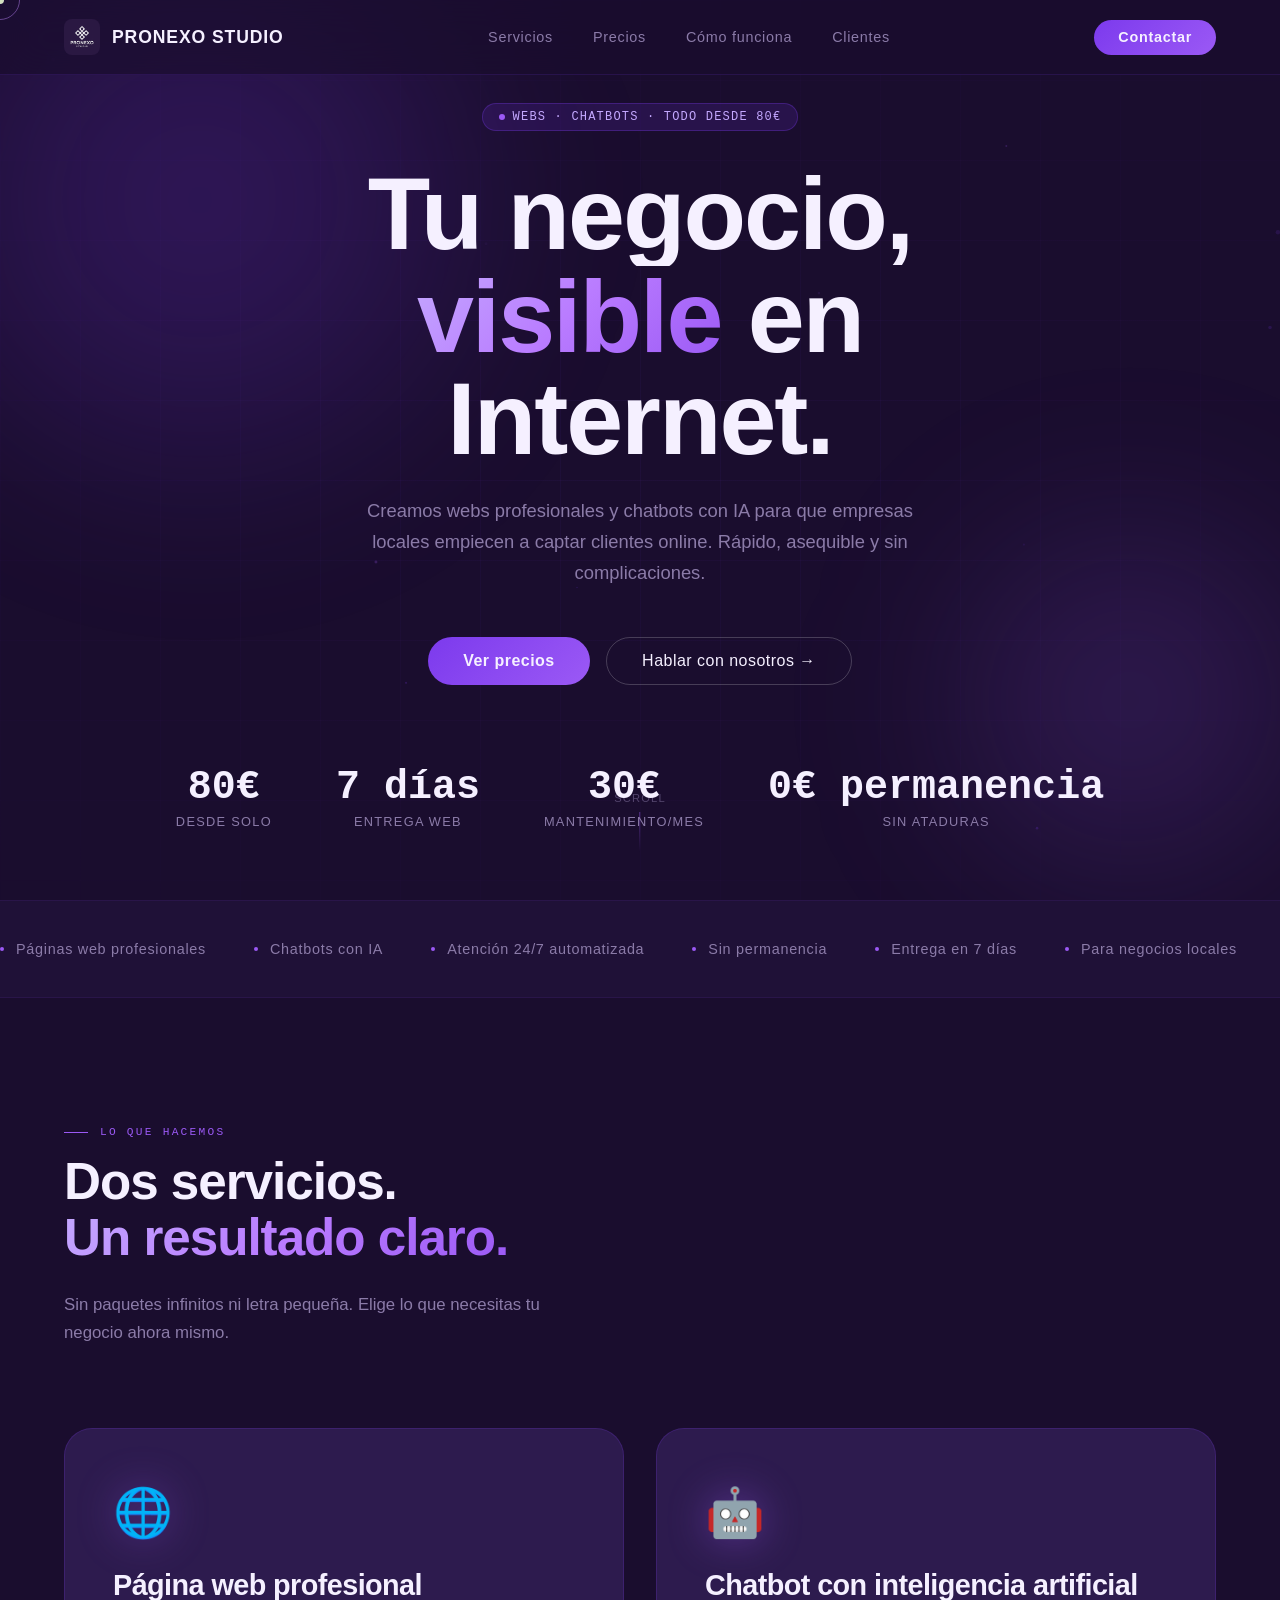
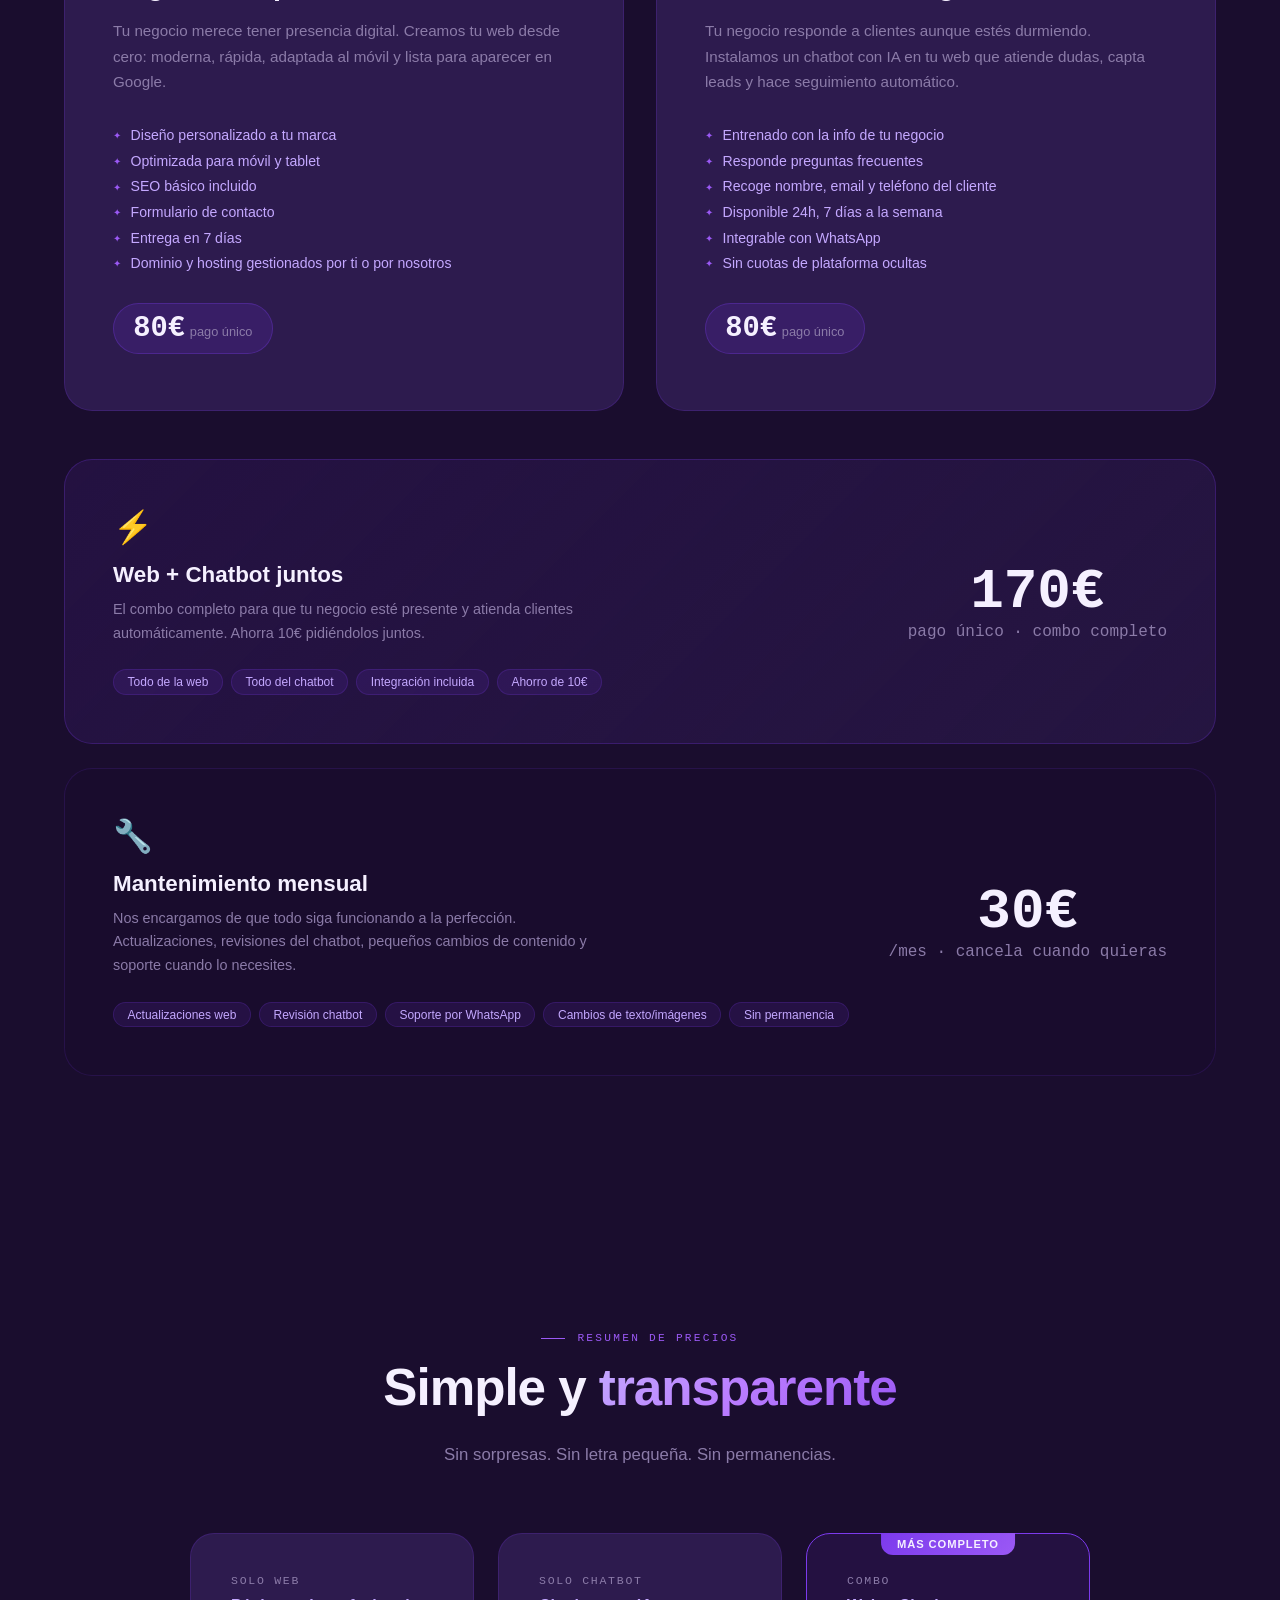
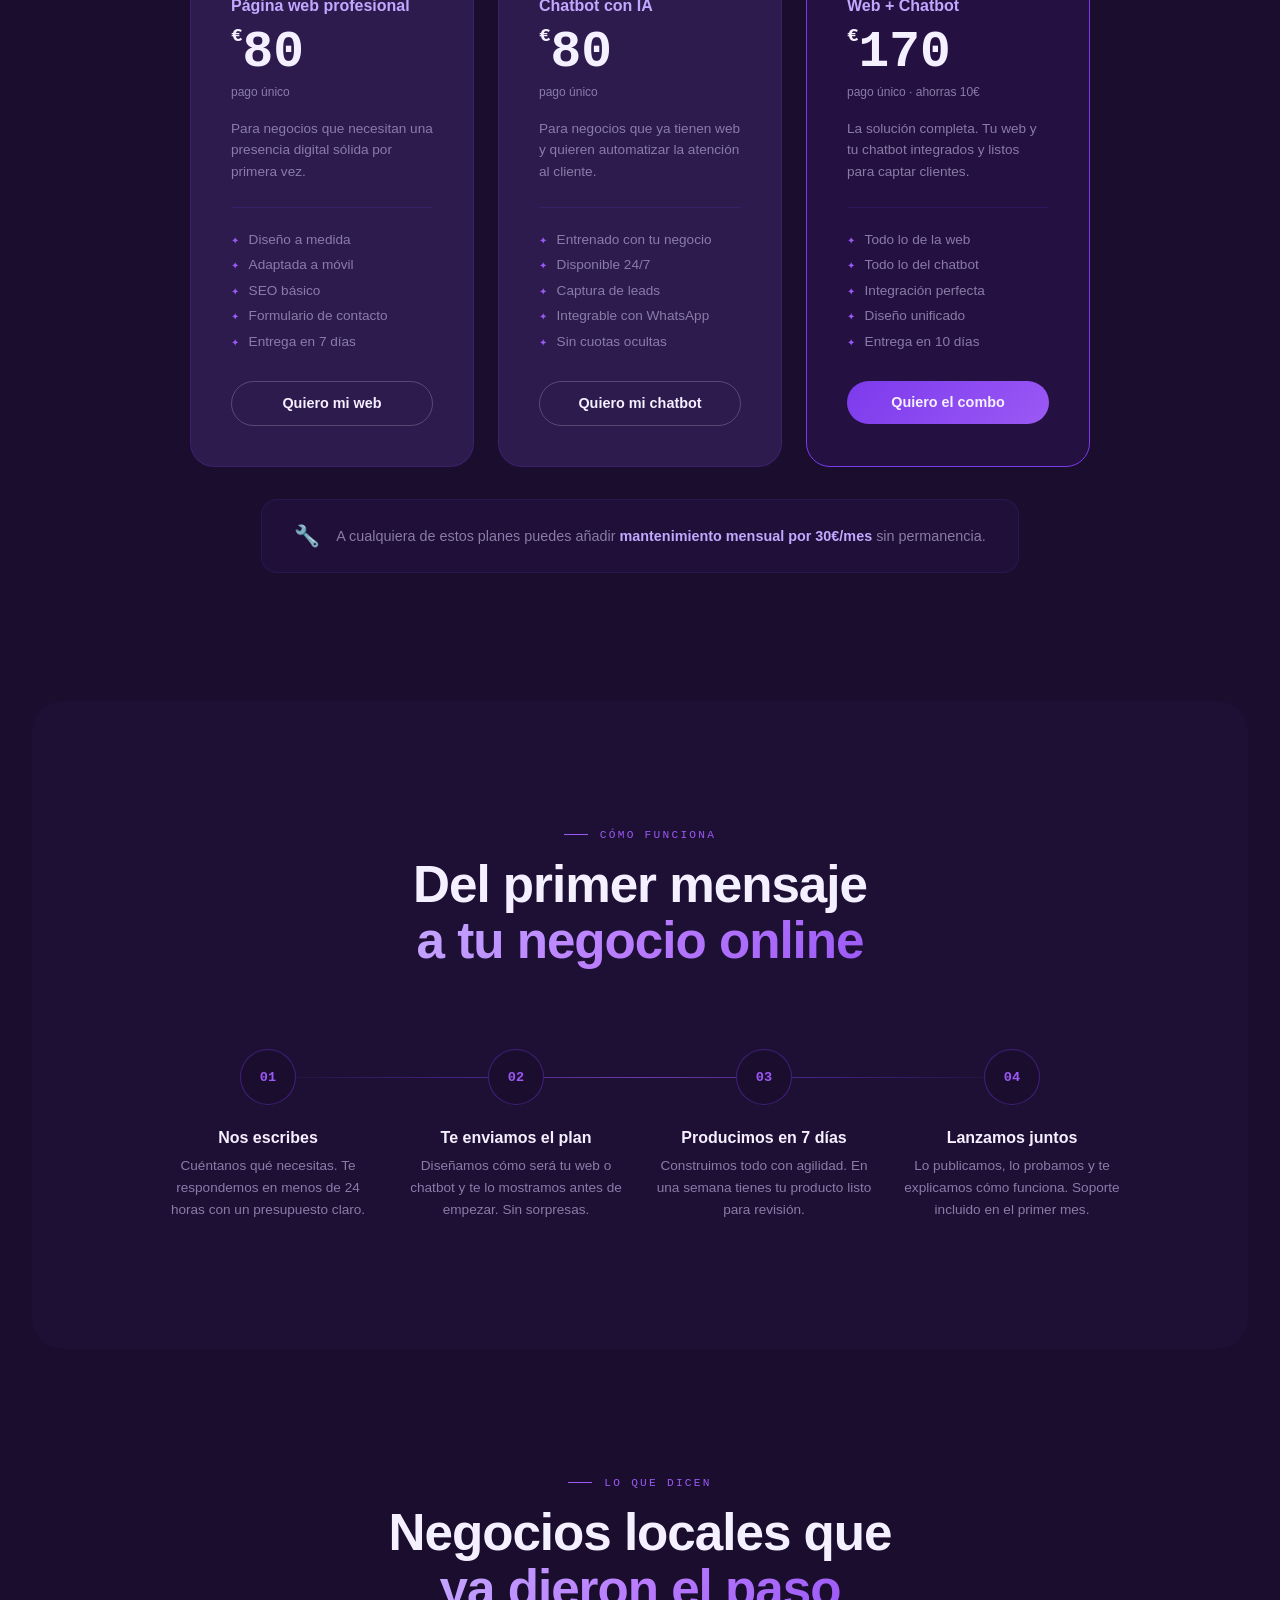
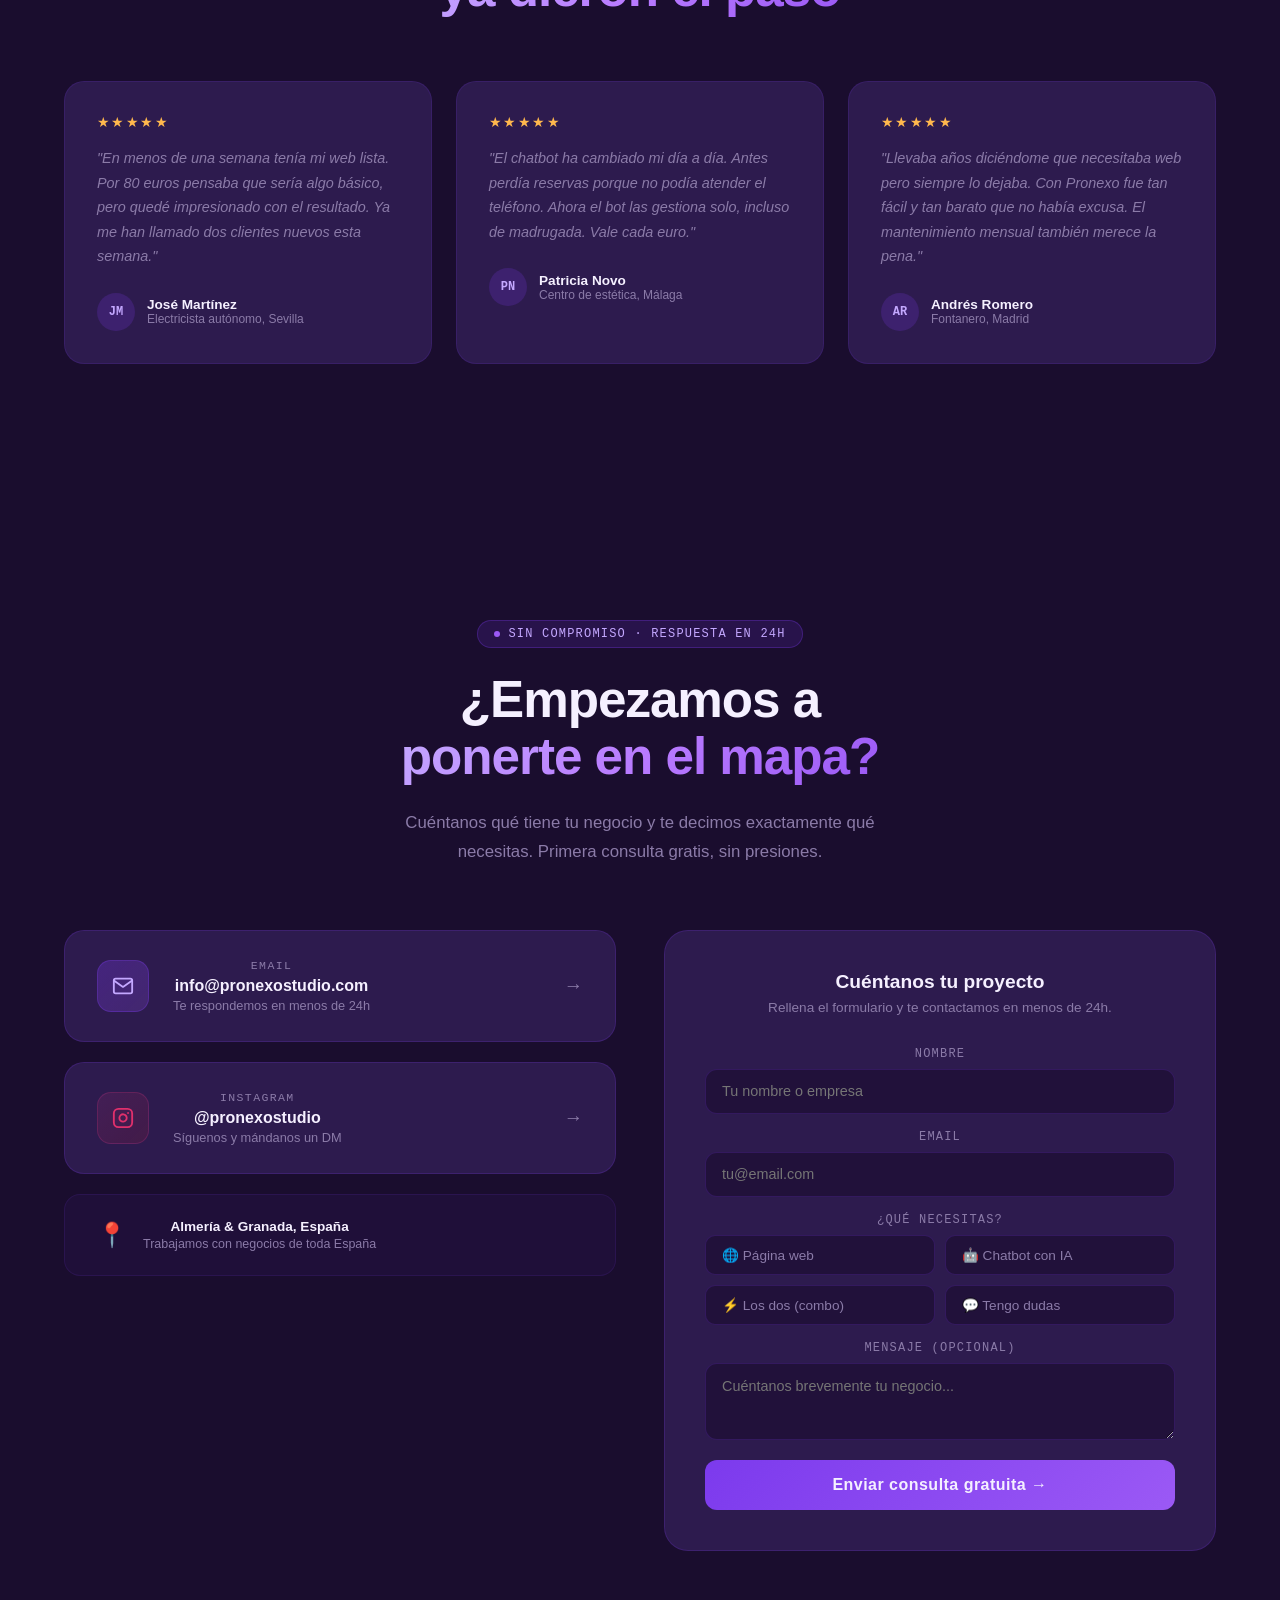
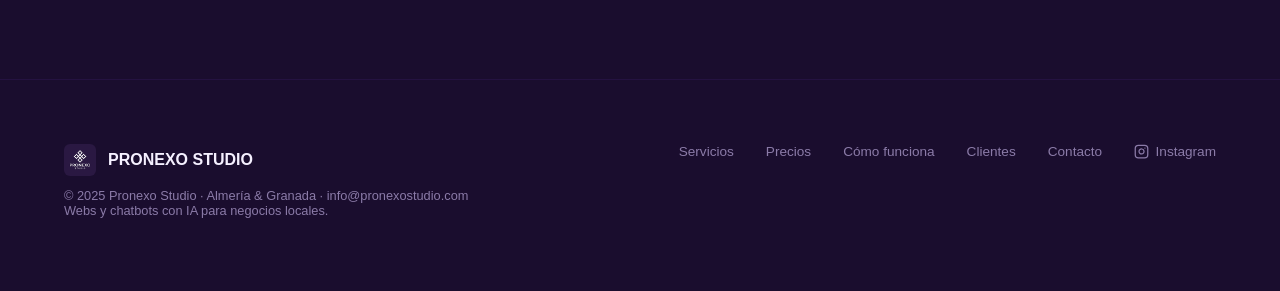
<file: pronexo_studio_1.html>
<!DOCTYPE html>
<html lang="es">
<head>
<meta charset="UTF-8">
<meta http-equiv="Content-Security-Policy" content="default-src 'self'; style-src 'self' 'unsafe-inline' https://fonts.googleapis.com; font-src https://fonts.gstatic.com; script-src 'self' 'unsafe-inline'; img-src 'self' data:; connect-src 'none'; frame-src 'none'; object-src 'none'; base-uri 'self';">
<meta http-equiv="X-Content-Type-Options" content="nosniff">
<meta http-equiv="X-Frame-Options" content="DENY">
<meta http-equiv="Referrer-Policy" content="strict-origin-when-cross-origin">
<meta http-equiv="Permissions-Policy" content="geolocation=(), microphone=(), camera=()">
<meta name="viewport" content="width=device-width, initial-scale=1.0">
<title>Pronexo Studio — Tu Presencia Digital con IA</title>
<link href="https://fonts.googleapis.com/css2?family=Space+Grotesk:wght@300;400;500;600;700&family=Space+Mono:wght@400;700&display=swap" rel="stylesheet">
<style>
*,*::before,*::after{box-sizing:border-box;margin:0;padding:0}
:root{
  --purple-deep:#1A0D2E;
  --purple-mid:#2D1B4E;
  --purple-bright:#7C3AED;
  --purple-glow:#9B59F5;
  --purple-light:#C4A8FF;
  --purple-pale:#EDE5FF;
  --white:#F5F0FF;
  --gray:#8B7BA8;
  --accent:#B97BFF;
  --gold:#FFB84D;
}
html{scroll-behavior:smooth}
body{
  background:var(--purple-deep);
  color:var(--white);
  font-family:'Space Grotesk',sans-serif;
  overflow-x:hidden;
  cursor:none;
}

/* CURSOR */
#cursor{position:fixed;top:0;left:0;pointer-events:none;z-index:9999;mix-blend-mode:difference}
#cursor-dot{width:8px;height:8px;background:var(--white);border-radius:50%;position:absolute;transform:translate(-50%,-50%);transition:transform .1s}
#cursor-ring{width:40px;height:40px;border:1.5px solid rgba(180,120,255,.6);border-radius:50%;position:absolute;transform:translate(-50%,-50%);transition:all .15s ease}

/* NAV */
nav{
  position:fixed;top:0;left:0;right:0;z-index:100;
  padding:1.2rem 4rem;
  display:flex;align-items:center;justify-content:space-between;
  backdrop-filter:blur(20px);
  background:rgba(26,13,46,.7);
  border-bottom:1px solid rgba(124,58,237,.15);
  transition:all .3s;
}
.nav-logo{display:flex;align-items:center;gap:.75rem}
.nav-logo img{width:36px;height:36px;border-radius:8px}
.nav-logo span{font-size:1.1rem;font-weight:700;letter-spacing:.05em;color:var(--white)}
.nav-links{display:flex;gap:2.5rem;list-style:none}
.nav-links a{color:var(--gray);text-decoration:none;font-size:.9rem;letter-spacing:.05em;transition:color .2s;font-weight:500}
.nav-links a:hover{color:var(--purple-light)}
.nav-cta{
  background:linear-gradient(135deg,var(--purple-bright),var(--purple-glow));
  color:var(--white);border:none;padding:.6rem 1.5rem;
  border-radius:50px;font-weight:600;font-size:.9rem;
  cursor:none;letter-spacing:.05em;
  transition:transform .2s,box-shadow .2s;
}
.nav-cta:hover{transform:scale(1.05);box-shadow:0 0 30px rgba(155,89,245,.4)}

/* HERO */
#hero{
  min-height:100vh;
  display:flex;flex-direction:column;align-items:center;justify-content:center;
  text-align:center;padding:6rem 2rem 4rem;
  position:relative;overflow:hidden;
}
.hero-grid{
  position:absolute;inset:0;
  background-image:
    linear-gradient(rgba(124,58,237,.06) 1px,transparent 1px),
    linear-gradient(90deg,rgba(124,58,237,.06) 1px,transparent 1px);
  background-size:80px 80px;
  mask-image:radial-gradient(ellipse 80% 70% at 50% 50%,black,transparent);
}
.hero-orb{position:absolute;border-radius:50%;filter:blur(80px);pointer-events:none;animation:orbFloat 8s ease-in-out infinite;}
.orb1{width:600px;height:600px;background:radial-gradient(circle,rgba(124,58,237,.25),transparent);top:-100px;left:-100px;}
.orb2{width:400px;height:400px;background:radial-gradient(circle,rgba(155,89,245,.2),transparent);bottom:0;right:-50px;animation-delay:-4s;}
@keyframes orbFloat{0%,100%{transform:translateY(0) scale(1)}50%{transform:translateY(-30px) scale(1.05)}}
.hero-eyebrow{
  display:inline-flex;align-items:center;gap:.5rem;
  background:rgba(124,58,237,.15);border:1px solid rgba(124,58,237,.3);
  border-radius:50px;padding:.4rem 1rem;
  font-family:'Space Mono',monospace;font-size:.75rem;
  color:var(--purple-light);letter-spacing:.1em;text-transform:uppercase;
  margin-bottom:2rem;
}
.hero-eyebrow-dot{width:6px;height:6px;background:var(--purple-glow);border-radius:50%;animation:pulse 2s infinite}
@keyframes pulse{0%,100%{opacity:1;transform:scale(1)}50%{opacity:.5;transform:scale(.8)}}
.hero-title{
  font-size:clamp(3rem,8vw,7rem);font-weight:700;line-height:1.0;
  letter-spacing:-.02em;margin-bottom:1.5rem;position:relative;z-index:1;
}
.hero-title .line{display:block;overflow:hidden}
.hero-title .word{display:inline-block;transform:translateY(120%);transition:transform .8s cubic-bezier(.16,1,.3,1)}
.hero-title.visible .word{transform:translateY(0)}
.hero-title .word:nth-child(2){transition-delay:.1s}
.hero-title .word:nth-child(3){transition-delay:.2s}
.grad-text{
  background:linear-gradient(135deg,var(--purple-light) 0%,var(--accent) 50%,var(--purple-glow) 100%);
  -webkit-background-clip:text;-webkit-text-fill-color:transparent;background-clip:text;
}
.hero-sub{font-size:1.15rem;color:var(--gray);max-width:560px;line-height:1.7;margin:0 auto 3rem;opacity:0;transform:translateY(20px);transition:all .8s .5s cubic-bezier(.16,1,.3,1)}
.hero-sub.visible{opacity:1;transform:translateY(0)}
.hero-ctas{display:flex;gap:1rem;justify-content:center;flex-wrap:wrap;opacity:0;transform:translateY(20px);transition:all .8s .7s}
.hero-ctas.visible{opacity:1;transform:translateY(0)}
.btn-primary{
  background:linear-gradient(135deg,var(--purple-bright),var(--purple-glow));
  color:var(--white);border:none;padding:.9rem 2.2rem;border-radius:50px;
  font-weight:600;font-size:1rem;cursor:none;letter-spacing:.03em;
  transition:transform .2s,box-shadow .2s;
}
.btn-primary:hover{transform:translateY(-2px);box-shadow:0 10px 40px rgba(155,89,245,.4)}
.btn-secondary{
  background:transparent;color:var(--white);
  border:1px solid rgba(255,255,255,.2);padding:.9rem 2.2rem;border-radius:50px;
  font-weight:500;font-size:1rem;cursor:none;letter-spacing:.03em;transition:all .2s;
}
.btn-secondary:hover{border-color:var(--purple-light);color:var(--purple-light)}
.hero-stats{display:flex;gap:4rem;justify-content:center;margin-top:5rem;flex-wrap:wrap;opacity:0;transition:opacity 1s 1s}
.hero-stats.visible{opacity:1}
.stat{text-align:center}
.stat-num{font-size:2.5rem;font-weight:700;color:var(--white);font-family:'Space Mono',monospace}
.stat-label{font-size:.8rem;color:var(--gray);letter-spacing:.1em;text-transform:uppercase;margin-top:.25rem}

/* MARQUEE */
.marquee-section{padding:2.5rem 0;border-top:1px solid rgba(124,58,237,.1);border-bottom:1px solid rgba(124,58,237,.1);overflow:hidden;background:rgba(45,27,78,.3)}
.marquee-track{display:flex;gap:3rem;width:max-content;animation:marquee 25s linear infinite}
@keyframes marquee{0%{transform:translateX(0)}100%{transform:translateX(-50%)}}
.marquee-item{display:flex;align-items:center;gap:.75rem;color:var(--gray);font-size:.9rem;white-space:nowrap;font-weight:500;letter-spacing:.05em}
.marquee-dot{width:4px;height:4px;background:var(--purple-glow);border-radius:50%}

/* SECTIONS */
section{padding:8rem 4rem;max-width:1400px;margin:0 auto}
.section-label{font-family:'Space Mono',monospace;font-size:.7rem;color:var(--purple-glow);letter-spacing:.2em;text-transform:uppercase;margin-bottom:1rem;display:flex;align-items:center;gap:.75rem}
.section-label::before{content:'';display:block;width:24px;height:1px;background:var(--purple-glow)}
.section-title{font-size:clamp(2rem,4vw,3.5rem);font-weight:700;line-height:1.1;letter-spacing:-.02em;margin-bottom:1.5rem}
.section-sub{font-size:1.05rem;color:var(--gray);max-width:500px;line-height:1.7}

/* SERVICES — solo 2 */
#services{position:relative}
.services-intro{margin-bottom:5rem}
.services-duo{display:grid;grid-template-columns:1fr 1fr;gap:2rem;margin-bottom:3rem}
.service-card-big{
  border-radius:28px;padding:3.5rem 3rem;
  background:var(--purple-mid);border:1px solid rgba(124,58,237,.2);
  position:relative;overflow:hidden;cursor:none;
  transition:transform .3s,border-color .3s;
}
.service-card-big:hover{transform:translateY(-5px);border-color:rgba(124,58,237,.5)}
.service-card-big::before{
  content:'';position:absolute;inset:0;
  background:linear-gradient(135deg,rgba(124,58,237,.08),transparent);
  opacity:0;transition:opacity .3s;
}
.service-card-big:hover::before{opacity:1}
.service-big-icon{
  font-size:3rem;margin-bottom:1.75rem;display:block;
  filter:drop-shadow(0 0 20px rgba(155,89,245,.4));
}
.service-big-title{font-size:1.8rem;font-weight:700;color:var(--white);margin-bottom:1rem;letter-spacing:-.02em}
.service-big-desc{font-size:.95rem;color:var(--gray);line-height:1.7;margin-bottom:2rem}
.service-features{list-style:none;display:flex;flex-direction:column;gap:.6rem;margin-bottom:2rem}
.service-features li{font-size:.88rem;color:var(--purple-light);display:flex;gap:.6rem;align-items:flex-start}
.service-features li::before{content:'✦';color:var(--purple-glow);flex-shrink:0;font-size:.65rem;margin-top:.2em}
.service-price-tag{
  display:inline-flex;align-items:baseline;gap:.3rem;
  background:rgba(124,58,237,.15);border:1px solid rgba(124,58,237,.3);
  border-radius:50px;padding:.5rem 1.2rem;
}
.service-price-num{font-size:1.8rem;font-weight:700;font-family:'Space Mono',monospace;color:var(--white)}
.service-price-label{font-size:.8rem;color:var(--gray)}

/* MAINTENANCE CARD */
.maintenance-card{
  border-radius:28px;padding:3rem;
  background:linear-gradient(135deg,rgba(124,58,237,.1),rgba(45,27,78,.6));
  border:1px solid rgba(124,58,237,.25);
  display:grid;grid-template-columns:1fr auto;gap:2rem;align-items:center;
  cursor:none;transition:transform .3s,border-color .3s;
}
.maintenance-card:hover{transform:translateY(-3px);border-color:rgba(124,58,237,.5)}
.maintenance-left{}
.maintenance-icon{font-size:2rem;margin-bottom:1rem;display:block}
.maintenance-title{font-size:1.4rem;font-weight:700;color:var(--white);margin-bottom:.6rem}
.maintenance-desc{font-size:.9rem;color:var(--gray);line-height:1.65;max-width:500px}
.maintenance-right{text-align:center;flex-shrink:0}
.maintenance-price{font-size:3.5rem;font-weight:700;font-family:'Space Mono',monospace;color:var(--white);line-height:1}
.maintenance-price span{font-size:1rem;color:var(--gray);font-weight:400;display:block;margin-top:.25rem}
.maintenance-features{display:flex;flex-wrap:wrap;gap:.5rem;margin-top:1.5rem}
.feat-pill{
  background:rgba(124,58,237,.12);border:1px solid rgba(124,58,237,.2);
  border-radius:50px;padding:.3rem .85rem;
  font-size:.75rem;color:var(--purple-light);white-space:nowrap;
}

/* PRICING — 3 planes claros */
#pricing{text-align:center}
.pricing-grid{display:grid;grid-template-columns:repeat(3,1fr);gap:1.5rem;max-width:900px;margin:4rem auto 0;text-align:left}
.pricing-card{
  border-radius:24px;padding:2.5rem;
  background:var(--purple-mid);border:1px solid rgba(124,58,237,.2);
  transition:transform .3s,border-color .3s;position:relative;cursor:none;
}
.pricing-card:hover{transform:translateY(-4px)}
.pricing-card.featured{border-color:var(--purple-bright);background:rgba(124,58,237,.1)}
.pricing-badge{
  position:absolute;top:-1px;left:50%;transform:translateX(-50%);
  background:linear-gradient(135deg,var(--purple-bright),var(--purple-glow));
  color:var(--white);padding:.3rem 1rem;border-radius:0 0 12px 12px;
  font-size:.7rem;font-weight:600;letter-spacing:.08em;text-transform:uppercase;white-space:nowrap;
}
.pricing-plan{font-size:.72rem;color:var(--gray);letter-spacing:.15em;text-transform:uppercase;font-family:'Space Mono',monospace;margin-bottom:.6rem}
.pricing-what{font-size:1rem;font-weight:600;color:var(--purple-light);margin-bottom:.75rem}
.pricing-price{font-size:3.2rem;font-weight:700;font-family:'Space Mono',monospace;color:var(--white);line-height:1}
.pricing-price sup{font-size:1.2rem;vertical-align:top;margin-top:.5rem}
.pricing-price sub{font-size:.9rem;color:var(--gray);font-weight:400}
.pricing-once{font-size:.75rem;color:var(--gray);margin-top:.25rem;margin-bottom:1.2rem}
.pricing-desc{font-size:.85rem;color:var(--gray);margin-bottom:1.5rem;line-height:1.6;padding-bottom:1.5rem;border-bottom:1px solid rgba(124,58,237,.15)}
.pricing-features{list-style:none;display:flex;flex-direction:column;gap:.65rem;margin-bottom:2rem}
.pricing-features li{font-size:.85rem;color:var(--gray);display:flex;gap:.6rem;align-items:flex-start}
.pricing-features li::before{content:'✦';color:var(--purple-glow);flex-shrink:0;font-size:.65rem;margin-top:.2em}
.pricing-btn{
  display:block;width:100%;text-align:center;
  padding:.85rem;border-radius:50px;font-weight:600;font-size:.9rem;
  cursor:none;transition:all .2s;text-decoration:none;border:none;
}
.pricing-btn.outline{background:transparent;color:var(--white);border:1px solid rgba(255,255,255,.2)}
.pricing-btn.outline:hover{border-color:var(--purple-light);color:var(--purple-light)}
.pricing-btn.filled{background:linear-gradient(135deg,var(--purple-bright),var(--purple-glow));color:var(--white)}
.pricing-btn.filled:hover{box-shadow:0 8px 30px rgba(155,89,245,.4)}

/* PROCESS */
.process-steps{display:grid;grid-template-columns:repeat(4,1fr);gap:2rem;margin-top:5rem;position:relative}
.process-steps::before{content:'';position:absolute;top:28px;left:10%;right:10%;height:1px;background:linear-gradient(90deg,transparent,rgba(124,58,237,.4),rgba(155,89,245,.6),rgba(124,58,237,.4),transparent)}
.step{position:relative;text-align:center}
.step-num{width:56px;height:56px;border-radius:50%;border:1px solid rgba(124,58,237,.4);display:flex;align-items:center;justify-content:center;font-family:'Space Mono',monospace;font-size:.85rem;font-weight:700;color:var(--purple-glow);margin:0 auto 1.5rem;background:var(--purple-deep);position:relative;z-index:1;transition:all .3s}
.step:hover .step-num{background:rgba(124,58,237,.2);border-color:var(--purple-glow);box-shadow:0 0 20px rgba(155,89,245,.3)}
.step-title{font-size:1rem;font-weight:600;margin-bottom:.5rem;color:var(--white)}
.step-desc{font-size:.85rem;color:var(--gray);line-height:1.6}

/* TESTIMONIALS */
.testimonials-grid{display:grid;grid-template-columns:repeat(3,1fr);gap:1.5rem;margin-top:4rem}
.testimonial-card{background:var(--purple-mid);border:1px solid rgba(124,58,237,.15);border-radius:20px;padding:2rem;transition:transform .3s;cursor:none}
.testimonial-card:hover{transform:translateY(-3px)}
.testimonial-stars{color:var(--gold);font-size:.9rem;margin-bottom:1rem;letter-spacing:.1em}
.testimonial-text{font-size:.9rem;color:var(--gray);line-height:1.7;margin-bottom:1.5rem;font-style:italic}
.testimonial-author{display:flex;align-items:center;gap:.75rem}
.author-avatar{width:38px;height:38px;border-radius:50%;background:rgba(124,58,237,.2);display:flex;align-items:center;justify-content:center;font-size:.75rem;font-weight:700;color:var(--purple-light);font-family:'Space Mono',monospace;flex-shrink:0}
.author-name{font-size:.85rem;font-weight:600;color:var(--white)}
.author-company{font-size:.75rem;color:var(--gray)}

/* CTA */
#cta{text-align:center}
.cta-box{background:linear-gradient(135deg,rgba(124,58,237,.2),rgba(45,27,78,.8));border:1px solid rgba(124,58,237,.3);border-radius:32px;padding:6rem 4rem;position:relative;overflow:hidden;max-width:900px;margin:0 auto}
.cta-glow{position:absolute;top:50%;left:50%;transform:translate(-50%,-50%);width:600px;height:300px;background:radial-gradient(ellipse,rgba(124,58,237,.15),transparent);pointer-events:none}
.cta-title{font-size:clamp(2rem,4vw,3.2rem);font-weight:700;margin-bottom:1.5rem;line-height:1.1}
.cta-sub{font-size:1.05rem;color:var(--gray);margin-bottom:2.5rem;max-width:480px;margin-left:auto;margin-right:auto;line-height:1.7}

/* FOOTER */
footer{padding:4rem;border-top:1px solid rgba(124,58,237,.1);max-width:1400px;margin:0 auto;display:grid;grid-template-columns:1fr auto;gap:2rem;align-items:start}
.footer-brand{display:flex;align-items:center;gap:.75rem;margin-bottom:.75rem}
.footer-brand img{width:32px;height:32px;border-radius:6px}
.footer-brand span{font-weight:700;font-size:1rem;color:var(--white)}
.footer-copy{font-size:.8rem;color:var(--gray)}
.footer-links{display:flex;gap:2rem;flex-wrap:wrap}
.footer-links a{font-size:.85rem;color:var(--gray);text-decoration:none;transition:color .2s}
.footer-links a:hover{color:var(--purple-light)}

/* SCROLL REVEAL */
.reveal{opacity:0;transform:translateY(40px);transition:all .8s cubic-bezier(.16,1,.3,1)}
.reveal.revealed{opacity:1;transform:translateY(0)}
.reveal-delay-1{transition-delay:.1s}
.reveal-delay-2{transition-delay:.2s}
.reveal-delay-3{transition-delay:.3s}
.reveal-delay-4{transition-delay:.4s}

/* SCROLL INDICATOR */
.scroll-indicator{position:absolute;bottom:3rem;left:50%;transform:translateX(-50%);display:flex;flex-direction:column;align-items:center;gap:.5rem;opacity:.5;animation:scrollBounce 2s ease-in-out infinite;font-size:.7rem;color:var(--gray);letter-spacing:.1em}
@keyframes scrollBounce{0%,100%{transform:translateX(-50%) translateY(0)}50%{transform:translateX(-50%) translateY(6px)}}
.scroll-indicator-line{width:1px;height:40px;background:linear-gradient(var(--purple-glow),transparent)}

@media(max-width:900px){
  nav{padding:1rem 2rem}
  .nav-links{display:none}
  section{padding:5rem 2rem}
  .services-duo{grid-template-columns:1fr}
  .maintenance-card{grid-template-columns:1fr;text-align:center}
  .process-steps{grid-template-columns:1fr 1fr}
  .pricing-grid{grid-template-columns:1fr;max-width:400px}
  .testimonials-grid{grid-template-columns:1fr}
  footer{grid-template-columns:1fr}
  .cta-box{padding:4rem 2rem}
}
</style>
</head>
<body>

<canvas id="particles-canvas" style="position:fixed;inset:0;pointer-events:none;z-index:0;opacity:.4"></canvas>

<div id="cursor">
  <div id="cursor-dot"></div>
  <div id="cursor-ring"></div>
</div>

<nav id="navbar">
  <div class="nav-logo">
    <img src="[data-uri]" alt="Pronexo Studio">
    <span>PRONEXO STUDIO</span>
  </div>
  <ul class="nav-links">
    <li><a href="#services">Servicios</a></li>
    <li><a href="#pricing">Precios</a></li>
    <li><a href="#process">Cómo funciona</a></li>
    <li><a href="#testimonials">Clientes</a></li>
  </ul>
  <button class="nav-cta" onclick="document.getElementById('cta').scrollIntoView({behavior:'smooth'})">Contactar</button>
</nav>

<section id="hero">
  <div class="hero-grid"></div>
  <div class="hero-orb orb1"></div>
  <div class="hero-orb orb2"></div>
  <div style="position:relative;z-index:1" id="hero-content">
    <div class="hero-eyebrow">
      <span class="hero-eyebrow-dot"></span>
      <span>Webs · Chatbots · Todo desde 80€</span>
    </div>
    <h1 class="hero-title">
      <span class="line"><span class="word">Tu negocio,</span></span>
      <span class="line"><span class="word grad-text">visible</span> <span class="word">en</span></span>
      <span class="line"><span class="word">Internet.</span></span>
    </h1>
    <p class="hero-sub">Creamos webs profesionales y chatbots con IA para que empresas locales empiecen a captar clientes online. Rápido, asequible y sin complicaciones.</p>
    <div class="hero-ctas">
      <button class="btn-primary" onclick="document.getElementById('pricing').scrollIntoView({behavior:'smooth'})">Ver precios</button>
      <button class="btn-secondary" onclick="document.getElementById('cta').scrollIntoView({behavior:'smooth'})">Hablar con nosotros →</button>
    </div>
    <div class="hero-stats">
      <div class="stat"><div class="stat-num" data-count="80" data-suffix="€">0</div><div class="stat-label">Desde solo</div></div>
      <div class="stat"><div class="stat-num" data-count="7" data-suffix=" días">0</div><div class="stat-label">Entrega web</div></div>
      <div class="stat"><div class="stat-num" data-count="30" data-suffix="€">0</div><div class="stat-label">Mantenimiento/mes</div></div>
      <div class="stat"><div class="stat-num" data-count="0" data-suffix="€ permanencia">0</div><div class="stat-label">Sin ataduras</div></div>
    </div>
  </div>
  <div class="scroll-indicator"><span>SCROLL</span><div class="scroll-indicator-line"></div></div>
</section>

<div class="marquee-section">
  <div class="marquee-track">
    <div class="marquee-item"><span class="marquee-dot"></span> Páginas web profesionales</div>
    <div class="marquee-item"><span class="marquee-dot"></span> Chatbots con IA</div>
    <div class="marquee-item"><span class="marquee-dot"></span> Atención 24/7 automatizada</div>
    <div class="marquee-item"><span class="marquee-dot"></span> Sin permanencia</div>
    <div class="marquee-item"><span class="marquee-dot"></span> Entrega en 7 días</div>
    <div class="marquee-item"><span class="marquee-dot"></span> Para negocios locales</div>
    <div class="marquee-item"><span class="marquee-dot"></span> Precios desde 80€</div>
    <div class="marquee-item"><span class="marquee-dot"></span> Páginas web profesionales</div>
    <div class="marquee-item"><span class="marquee-dot"></span> Chatbots con IA</div>
    <div class="marquee-item"><span class="marquee-dot"></span> Atención 24/7 automatizada</div>
    <div class="marquee-item"><span class="marquee-dot"></span> Sin permanencia</div>
    <div class="marquee-item"><span class="marquee-dot"></span> Entrega en 7 días</div>
    <div class="marquee-item"><span class="marquee-dot"></span> Para negocios locales</div>
    <div class="marquee-item"><span class="marquee-dot"></span> Precios desde 80€</div>
  </div>
</div>

<section id="services">
  <div class="services-intro reveal">
    <div class="section-label">Lo que hacemos</div>
    <h2 class="section-title">Dos servicios.<br><span class="grad-text">Un resultado claro.</span></h2>
    <p class="section-sub">Sin paquetes infinitos ni letra pequeña. Elige lo que necesitas tu negocio ahora mismo.</p>
  </div>

  <div class="services-duo">
    <div class="service-card-big reveal reveal-delay-1">
      <span class="service-big-icon">🌐</span>
      <div class="service-big-title">Página web profesional</div>
      <div class="service-big-desc">Tu negocio merece tener presencia digital. Creamos tu web desde cero: moderna, rápida, adaptada al móvil y lista para aparecer en Google.</div>
      <ul class="service-features">
        <li>Diseño personalizado a tu marca</li>
        <li>Optimizada para móvil y tablet</li>
        <li>SEO básico incluido</li>
        <li>Formulario de contacto</li>
        <li>Entrega en 7 días</li>
        <li>Dominio y hosting gestionados por ti o por nosotros</li>
      </ul>
      <div class="service-price-tag">
        <span class="service-price-num">80€</span>
        <span class="service-price-label">pago único</span>
      </div>
    </div>

    <div class="service-card-big reveal reveal-delay-2">
      <span class="service-big-icon">🤖</span>
      <div class="service-big-title">Chatbot con inteligencia artificial</div>
      <div class="service-big-desc">Tu negocio responde a clientes aunque estés durmiendo. Instalamos un chatbot con IA en tu web que atiende dudas, capta leads y hace seguimiento automático.</div>
      <ul class="service-features">
        <li>Entrenado con la info de tu negocio</li>
        <li>Responde preguntas frecuentes</li>
        <li>Recoge nombre, email y teléfono del cliente</li>
        <li>Disponible 24h, 7 días a la semana</li>
        <li>Integrable con WhatsApp</li>
        <li>Sin cuotas de plataforma ocultas</li>
      </ul>
      <div class="service-price-tag">
        <span class="service-price-num">80€</span>
        <span class="service-price-label">pago único</span>
      </div>
    </div>
  </div>

  <div class="maintenance-card reveal">
    <div class="maintenance-left">
      <span class="maintenance-icon">⚡</span>
      <div class="maintenance-title">Web + Chatbot juntos</div>
      <div class="maintenance-desc">El combo completo para que tu negocio esté presente y atienda clientes automáticamente. Ahorra 10€ pidiéndolos juntos.</div>
      <div class="maintenance-features">
        <span class="feat-pill">Todo de la web</span>
        <span class="feat-pill">Todo del chatbot</span>
        <span class="feat-pill">Integración incluida</span>
        <span class="feat-pill">Ahorro de 10€</span>
      </div>
    </div>
    <div class="maintenance-right">
      <div class="maintenance-price">170€<span>pago único · combo completo</span></div>
    </div>
  </div>

  <div class="maintenance-card reveal" style="margin-top:1.5rem;background:rgba(26,13,46,.6);border-color:rgba(124,58,237,.15)">
    <div class="maintenance-left">
      <span class="maintenance-icon">🔧</span>
      <div class="maintenance-title">Mantenimiento mensual</div>
      <div class="maintenance-desc">Nos encargamos de que todo siga funcionando a la perfección. Actualizaciones, revisiones del chatbot, pequeños cambios de contenido y soporte cuando lo necesites.</div>
      <div class="maintenance-features">
        <span class="feat-pill">Actualizaciones web</span>
        <span class="feat-pill">Revisión chatbot</span>
        <span class="feat-pill">Soporte por WhatsApp</span>
        <span class="feat-pill">Cambios de texto/imágenes</span>
        <span class="feat-pill">Sin permanencia</span>
      </div>
    </div>
    <div class="maintenance-right">
      <div class="maintenance-price">30€<span>/mes · cancela cuando quieras</span></div>
    </div>
  </div>
</section>

<section id="pricing" style="text-align:center">
  <div class="reveal">
    <div class="section-label" style="justify-content:center">Resumen de precios</div>
    <h2 class="section-title">Simple y <span class="grad-text">transparente</span></h2>
    <p class="section-sub" style="margin:0 auto 0">Sin sorpresas. Sin letra pequeña. Sin permanencias.</p>
  </div>
  <div class="pricing-grid">
    <div class="pricing-card reveal reveal-delay-1">
      <div class="pricing-plan">Solo web</div>
      <div class="pricing-what">Página web profesional</div>
      <div class="pricing-price"><sup>€</sup>80<sub></sub></div>
      <div class="pricing-once">pago único</div>
      <div class="pricing-desc">Para negocios que necesitan una presencia digital sólida por primera vez.</div>
      <ul class="pricing-features">
        <li>Diseño a medida</li>
        <li>Adaptada a móvil</li>
        <li>SEO básico</li>
        <li>Formulario de contacto</li>
        <li>Entrega en 7 días</li>
      </ul>
      <button class="pricing-btn outline" onclick="document.getElementById('cta').scrollIntoView({behavior:'smooth'})">Quiero mi web</button>
    </div>

    <div class="pricing-card reveal reveal-delay-2">
      <div class="pricing-plan">Solo chatbot</div>
      <div class="pricing-what">Chatbot con IA</div>
      <div class="pricing-price"><sup>€</sup>80<sub></sub></div>
      <div class="pricing-once">pago único</div>
      <div class="pricing-desc">Para negocios que ya tienen web y quieren automatizar la atención al cliente.</div>
      <ul class="pricing-features">
        <li>Entrenado con tu negocio</li>
        <li>Disponible 24/7</li>
        <li>Captura de leads</li>
        <li>Integrable con WhatsApp</li>
        <li>Sin cuotas ocultas</li>
      </ul>
      <button class="pricing-btn outline" onclick="document.getElementById('cta').scrollIntoView({behavior:'smooth'})">Quiero mi chatbot</button>
    </div>

    <div class="pricing-card featured reveal reveal-delay-3">
      <div class="pricing-badge">Más completo</div>
      <div class="pricing-plan">Combo</div>
      <div class="pricing-what">Web + Chatbot</div>
      <div class="pricing-price"><sup>€</sup>170<sub></sub></div>
      <div class="pricing-once">pago único · ahorras 10€</div>
      <div class="pricing-desc">La solución completa. Tu web y tu chatbot integrados y listos para captar clientes.</div>
      <ul class="pricing-features">
        <li>Todo lo de la web</li>
        <li>Todo lo del chatbot</li>
        <li>Integración perfecta</li>
        <li>Diseño unificado</li>
        <li>Entrega en 10 días</li>
      </ul>
      <button class="pricing-btn filled" onclick="document.getElementById('cta').scrollIntoView({behavior:'smooth'})">Quiero el combo</button>
    </div>
  </div>

  <div style="margin-top:2rem;padding:1.5rem 2rem;background:rgba(124,58,237,.06);border:1px solid rgba(124,58,237,.15);border-radius:16px;display:inline-flex;align-items:center;gap:1rem;font-size:.9rem;color:var(--gray)" class="reveal">
    <span style="font-size:1.3rem">🔧</span>
    <span>A cualquiera de estos planes puedes añadir <strong style="color:var(--purple-light)">mantenimiento mensual por 30€/mes</strong> sin permanencia.</span>
  </div>
</section>

<div style="padding:8rem;background:rgba(45,27,78,.2);border-radius:32px;margin:0 2rem" id="process">
  <div style="max-width:1400px;margin:0 auto">
    <div class="reveal" style="text-align:center;margin-bottom:0">
      <div class="section-label" style="justify-content:center">Cómo funciona</div>
      <h2 class="section-title">Del primer mensaje<br><span class="grad-text">a tu negocio online</span></h2>
    </div>
    <div class="process-steps">
      <div class="step reveal reveal-delay-1">
        <div class="step-num">01</div>
        <div class="step-title">Nos escribes</div>
        <div class="step-desc">Cuéntanos qué necesitas. Te respondemos en menos de 24 horas con un presupuesto claro.</div>
      </div>
      <div class="step reveal reveal-delay-2">
        <div class="step-num">02</div>
        <div class="step-title">Te enviamos el plan</div>
        <div class="step-desc">Diseñamos cómo será tu web o chatbot y te lo mostramos antes de empezar. Sin sorpresas.</div>
      </div>
      <div class="step reveal reveal-delay-3">
        <div class="step-num">03</div>
        <div class="step-title">Producimos en 7 días</div>
        <div class="step-desc">Construimos todo con agilidad. En una semana tienes tu producto listo para revisión.</div>
      </div>
      <div class="step reveal reveal-delay-4">
        <div class="step-num">04</div>
        <div class="step-title">Lanzamos juntos</div>
        <div class="step-desc">Lo publicamos, lo probamos y te explicamos cómo funciona. Soporte incluido en el primer mes.</div>
      </div>
    </div>
  </div>
</div>

<section id="testimonials">
  <div class="reveal" style="text-align:center;margin-bottom:0">
    <div class="section-label" style="justify-content:center">Lo que dicen</div>
    <h2 class="section-title">Negocios locales que<br><span class="grad-text">ya dieron el paso</span></h2>
  </div>
  <div class="testimonials-grid">
    <div class="testimonial-card reveal reveal-delay-1">
      <div class="testimonial-stars">★★★★★</div>
      <div class="testimonial-text">"En menos de una semana tenía mi web lista. Por 80 euros pensaba que sería algo básico, pero quedé impresionado con el resultado. Ya me han llamado dos clientes nuevos esta semana."</div>
      <div class="testimonial-author">
        <div class="author-avatar">JM</div>
        <div>
          <div class="author-name">José Martínez</div>
          <div class="author-company">Electricista autónomo, Sevilla</div>
        </div>
      </div>
    </div>
    <div class="testimonial-card reveal reveal-delay-2">
      <div class="testimonial-stars">★★★★★</div>
      <div class="testimonial-text">"El chatbot ha cambiado mi día a día. Antes perdía reservas porque no podía atender el teléfono. Ahora el bot las gestiona solo, incluso de madrugada. Vale cada euro."</div>
      <div class="testimonial-author">
        <div class="author-avatar">PN</div>
        <div>
          <div class="author-name">Patricia Novo</div>
          <div class="author-company">Centro de estética, Málaga</div>
        </div>
      </div>
    </div>
    <div class="testimonial-card reveal reveal-delay-3">
      <div class="testimonial-stars">★★★★★</div>
      <div class="testimonial-text">"Llevaba años diciéndome que necesitaba web pero siempre lo dejaba. Con Pronexo fue tan fácil y tan barato que no había excusa. El mantenimiento mensual también merece la pena."</div>
      <div class="testimonial-author">
        <div class="author-avatar">AR</div>
        <div>
          <div class="author-name">Andrés Romero</div>
          <div class="author-company">Fontanero, Madrid</div>
        </div>
      </div>
    </div>
  </div>
</section>

<section id="cta" style="max-width:none;padding:8rem 4rem;background:none">
  <div style="max-width:1200px;margin:0 auto">

    <div class="reveal" style="text-align:center;margin-bottom:4rem">
      <div class="hero-eyebrow" style="display:inline-flex;margin-bottom:1.5rem">
        <span class="hero-eyebrow-dot"></span>
        <span>Sin compromiso · Respuesta en 24h</span>
      </div>
      <h2 class="section-title">¿Empezamos a<br><span class="grad-text">ponerte en el mapa?</span></h2>
      <p class="section-sub" style="margin:0 auto">Cuéntanos qué tiene tu negocio y te decimos exactamente qué necesitas. Primera consulta gratis, sin presiones.</p>
    </div>

    <div style="display:grid;grid-template-columns:1fr 1fr;gap:3rem;align-items:start">

      <!-- CONTACT CARDS -->
      <div class="reveal" style="display:flex;flex-direction:column;gap:1.25rem">

        <a href="mailto:info@pronexostudio.com?subject=Quiero mi web/chatbot" style="display:flex;align-items:center;gap:1.5rem;background:var(--purple-mid);border:1px solid rgba(124,58,237,.2);border-radius:20px;padding:1.75rem 2rem;text-decoration:none;transition:all .3s;cursor:none" onmouseover="this.style.borderColor='rgba(124,58,237,.6)';this.style.transform='translateY(-2px)';this.style.boxShadow='0 12px 40px rgba(124,58,237,.15)'" onmouseout="this.style.borderColor='rgba(124,58,237,.2)';this.style.transform='';this.style.boxShadow=''">
          <div style="width:52px;height:52px;border-radius:14px;background:linear-gradient(135deg,rgba(124,58,237,.3),rgba(155,89,245,.2));border:1px solid rgba(124,58,237,.3);display:flex;align-items:center;justify-content:center;flex-shrink:0">
            <svg xmlns="http://www.w3.org/2000/svg" width="22" height="22" viewBox="0 0 24 24" fill="none" stroke="#C4A8FF" stroke-width="2" stroke-linecap="round" stroke-linejoin="round"><path d="M4 4h16c1.1 0 2 .9 2 2v12c0 1.1-.9 2-2 2H4c-1.1 0-2-.9-2-2V6c0-1.1.9-2 2-2z"/><polyline points="22,6 12,13 2,6"/></svg>
          </div>
          <div>
            <div style="font-size:.72rem;color:var(--gray);letter-spacing:.12em;text-transform:uppercase;font-family:'Space Mono',monospace;margin-bottom:.3rem">Email</div>
            <div style="font-size:1rem;font-weight:600;color:var(--white)">info@pronexostudio.com</div>
            <div style="font-size:.8rem;color:var(--gray);margin-top:.2rem">Te respondemos en menos de 24h</div>
          </div>
          <div style="margin-left:auto;color:var(--gray);font-size:1.2rem">→</div>
        </a>

        

        <a href="https://www.instagram.com/pronexostudio/" target="_blank" rel="noopener" style="display:flex;align-items:center;gap:1.5rem;background:var(--purple-mid);border:1px solid rgba(124,58,237,.2);border-radius:20px;padding:1.75rem 2rem;text-decoration:none;transition:all .3s;cursor:none" onmouseover="this.style.borderColor='rgba(193,53,132,.4)';this.style.transform='translateY(-2px)';this.style.boxShadow='0 12px 40px rgba(193,53,132,.08)'" onmouseout="this.style.borderColor='rgba(124,58,237,.2)';this.style.transform='';this.style.boxShadow=''">
          <div style="width:52px;height:52px;border-radius:14px;background:linear-gradient(135deg,rgba(193,53,132,.15),rgba(253,29,29,.1));border:1px solid rgba(193,53,132,.25);display:flex;align-items:center;justify-content:center;flex-shrink:0">
            <svg xmlns="http://www.w3.org/2000/svg" width="22" height="22" viewBox="0 0 24 24" fill="none" stroke="#E1306C" stroke-width="2" stroke-linecap="round" stroke-linejoin="round"><rect x="2" y="2" width="20" height="20" rx="5" ry="5"/><path d="M16 11.37A4 4 0 1 1 12.63 8 4 4 0 0 1 16 11.37z"/><line x1="17.5" y1="6.5" x2="17.51" y2="6.5"/></svg>
          </div>
          <div>
            <div style="font-size:.72rem;color:var(--gray);letter-spacing:.12em;text-transform:uppercase;font-family:'Space Mono',monospace;margin-bottom:.3rem">Instagram</div>
            <div style="font-size:1rem;font-weight:600;color:var(--white)">@pronexostudio</div>
            <div style="font-size:.8rem;color:var(--gray);margin-top:.2rem">Síguenos y mándanos un DM</div>
          </div>
          <div style="margin-left:auto;color:var(--gray);font-size:1.2rem">→</div>
        </a>

        <div style="padding:1.5rem 2rem;background:rgba(124,58,237,.06);border:1px solid rgba(124,58,237,.12);border-radius:16px;display:flex;align-items:center;gap:1rem">
          <span style="font-size:1.5rem">📍</span>
          <div>
            <div style="font-size:.85rem;font-weight:600;color:var(--white)">Almería &amp; Granada, España</div>
            <div style="font-size:.78rem;color:var(--gray);margin-top:.2rem">Trabajamos con negocios de toda España</div>
          </div>
        </div>

      </div>

      <!-- CONTACT FORM -->
      <div class="reveal reveal-delay-2">
        <div style="background:var(--purple-mid);border:1px solid rgba(124,58,237,.2);border-radius:24px;padding:2.5rem">
          <div style="margin-bottom:2rem">
            <div style="font-size:1.2rem;font-weight:700;color:var(--white);margin-bottom:.4rem">Cuéntanos tu proyecto</div>
            <div style="font-size:.85rem;color:var(--gray)">Rellena el formulario y te contactamos en menos de 24h.</div>
          </div>
          <div style="display:flex;flex-direction:column;gap:1rem">
            <div>
              <label style="display:block;font-size:.75rem;color:var(--gray);letter-spacing:.1em;text-transform:uppercase;font-family:'Space Mono',monospace;margin-bottom:.5rem">Nombre</label>
              <input id="cf-name" type="text" placeholder="Tu nombre o empresa" maxlength="100" autocomplete="name" spellcheck="false" style="width:100%;background:rgba(26,13,46,.6);border:1px solid rgba(124,58,237,.2);border-radius:12px;padding:.85rem 1rem;color:var(--white);font-family:'Space Grotesk',sans-serif;font-size:.9rem;outline:none;transition:border-color .2s" onfocus="this.style.borderColor='rgba(124,58,237,.6)'" onblur="this.style.borderColor='rgba(124,58,237,.2)'">
            </div>
            <div>
              <label style="display:block;font-size:.75rem;color:var(--gray);letter-spacing:.1em;text-transform:uppercase;font-family:'Space Mono',monospace;margin-bottom:.5rem">Email</label>
              <input id="cf-email" type="email" placeholder="tu@email.com" maxlength="150" autocomplete="email" style="width:100%;background:rgba(26,13,46,.6);border:1px solid rgba(124,58,237,.2);border-radius:12px;padding:.85rem 1rem;color:var(--white);font-family:'Space Grotesk',sans-serif;font-size:.9rem;outline:none;transition:border-color .2s" onfocus="this.style.borderColor='rgba(124,58,237,.6)'" onblur="this.style.borderColor='rgba(124,58,237,.2)'">
            </div>
            <div>
              <label style="display:block;font-size:.75rem;color:var(--gray);letter-spacing:.1em;text-transform:uppercase;font-family:'Space Mono',monospace;margin-bottom:.5rem">¿Qué necesitas?</label>
              <div style="display:grid;grid-template-columns:1fr 1fr;gap:.6rem">
                <label id="opt-web" style="display:flex;align-items:center;gap:.6rem;background:rgba(26,13,46,.6);border:1px solid rgba(124,58,237,.2);border-radius:10px;padding:.7rem 1rem;cursor:none;transition:all .2s" onclick="toggleOpt('opt-web')">
                  <span style="font-size:.85rem;color:var(--gray)">🌐 Página web</span>
                </label>
                <label id="opt-bot" style="display:flex;align-items:center;gap:.6rem;background:rgba(26,13,46,.6);border:1px solid rgba(124,58,237,.2);border-radius:10px;padding:.7rem 1rem;cursor:none;transition:all .2s" onclick="toggleOpt('opt-bot')">
                  <span style="font-size:.85rem;color:var(--gray)">🤖 Chatbot con IA</span>
                </label>
                <label id="opt-combo" style="display:flex;align-items:center;gap:.6rem;background:rgba(26,13,46,.6);border:1px solid rgba(124,58,237,.2);border-radius:10px;padding:.7rem 1rem;cursor:none;transition:all .2s" onclick="toggleOpt('opt-combo')">
                  <span style="font-size:.85rem;color:var(--gray)">⚡ Los dos (combo)</span>
                </label>
                <label id="opt-other" style="display:flex;align-items:center;gap:.6rem;background:rgba(26,13,46,.6);border:1px solid rgba(124,58,237,.2);border-radius:10px;padding:.7rem 1rem;cursor:none;transition:all .2s" onclick="toggleOpt('opt-other')">
                  <span style="font-size:.85rem;color:var(--gray)">💬 Tengo dudas</span>
                </label>
              </div>
            </div>
            <div>
              <label style="display:block;font-size:.75rem;color:var(--gray);letter-spacing:.1em;text-transform:uppercase;font-family:'Space Mono',monospace;margin-bottom:.5rem">Mensaje (opcional)</label>
              <textarea id="cf-msg" placeholder="Cuéntanos brevemente tu negocio..." rows="3" maxlength="500" style="width:100%;background:rgba(26,13,46,.6);border:1px solid rgba(124,58,237,.2);border-radius:12px;padding:.85rem 1rem;color:var(--white);font-family:'Space Grotesk',sans-serif;font-size:.9rem;outline:none;transition:border-color .2s;resize:vertical" onfocus="this.style.borderColor='rgba(124,58,237,.6)'" onblur="this.style.borderColor='rgba(124,58,237,.2)'"></textarea>
            </div>
            <input id="cf-trap" type="text" name="honeypot" style="display:none" tabindex="-1" autocomplete="off">
            <button onclick="sendContact()" style="width:100%;background:linear-gradient(135deg,#7C3AED,#9B59F5);color:#F5F0FF;border:none;padding:1rem;border-radius:12px;font-weight:700;font-size:1rem;cursor:none;letter-spacing:.03em;transition:all .2s;font-family:'Space Grotesk',sans-serif" onmouseover="this.style.boxShadow='0 8px 30px rgba(155,89,245,.4)';this.style.transform='translateY(-1px)'" onmouseout="this.style.boxShadow='';this.style.transform=''">
              Enviar consulta gratuita →
            </button>
            <div id="cf-success" style="display:none;text-align:center;padding:1rem;background:rgba(37,211,102,.08);border:1px solid rgba(37,211,102,.25);border-radius:12px;color:#6ee7a0;font-size:.9rem">✓ Mensaje enviado. Te contactamos en menos de 24h.</div>
            <div id="cf-error" style="display:none;text-align:center;padding:1rem;background:rgba(239,68,68,.08);border:1px solid rgba(239,68,68,.25);border-radius:12px;color:#fca5a5;font-size:.9rem"></div>
          </div>
        </div>
      </div>

    </div>
  </div>
</section>

<footer>
  <div>
    <div class="footer-brand">
      <img src="[data-uri]" alt="Pronexo Studio">
      <span>PRONEXO STUDIO</span>
    </div>
    <div class="footer-copy">© 2025 Pronexo Studio · Almería &amp; Granada · info@pronexostudio.com<br>Webs y chatbots con IA para negocios locales.</div>
  </div>
  <div class="footer-links">
    <a href="#services">Servicios</a>
    <a href="#pricing">Precios</a>
    <a href="#process">Cómo funciona</a>
    <a href="#testimonials">Clientes</a>
    <a href="#cta">Contacto</a>
    <a href="https://www.instagram.com/pronexostudio/" target="_blank" rel="noopener" style="display:inline-flex;align-items:center;gap:.4rem"><svg xmlns="http://www.w3.org/2000/svg" width="15" height="15" viewBox="0 0 24 24" fill="none" stroke="currentColor" stroke-width="2" stroke-linecap="round" stroke-linejoin="round" style="flex-shrink:0"><rect x="2" y="2" width="20" height="20" rx="5" ry="5"/><path d="M16 11.37A4 4 0 1 1 12.63 8 4 4 0 0 1 16 11.37z"/><line x1="17.5" y1="6.5" x2="17.51" y2="6.5"/></svg> Instagram</a>
  </div>
</footer>

<script>
// PARTICLES
const canvas=document.getElementById('particles-canvas');
const ctx=canvas.getContext('2d');
function resize(){canvas.width=window.innerWidth;canvas.height=window.innerHeight}
resize();window.addEventListener('resize',resize);
class Particle{
  constructor(){this.reset()}
  reset(){this.x=Math.random()*canvas.width;this.y=Math.random()*canvas.height;this.size=Math.random()*2+.5;this.speedX=(Math.random()-.5)*.3;this.speedY=(Math.random()-.5)*.3;this.opacity=Math.random()*.5+.1;this.color=Math.random()>.5?'155,89,245':'124,58,237';}
  update(){this.x+=this.speedX;this.y+=this.speedY;if(this.x<0||this.x>canvas.width||this.y<0||this.y>canvas.height)this.reset();}
  draw(){ctx.beginPath();ctx.arc(this.x,this.y,this.size,0,Math.PI*2);ctx.fillStyle=`rgba(${this.color},${this.opacity})`;ctx.fill();}
}
const particles=[];
for(let i=0;i<80;i++)particles.push(new Particle());
function animateParticles(){
  ctx.clearRect(0,0,canvas.width,canvas.height);
  particles.forEach(p=>{p.update();p.draw()});
  particles.forEach((p,i)=>{particles.slice(i+1).forEach(q=>{const d=Math.hypot(p.x-q.x,p.y-q.y);if(d<120){ctx.beginPath();ctx.moveTo(p.x,p.y);ctx.lineTo(q.x,q.y);ctx.strokeStyle=`rgba(124,58,237,${.08*(1-d/120)})`;ctx.lineWidth=.5;ctx.stroke();}});});
  requestAnimationFrame(animateParticles);
}
animateParticles();

// CURSOR
const dot=document.getElementById('cursor-dot'),ring=document.getElementById('cursor-ring');
let mx=0,my=0,rx=0,ry=0;
document.addEventListener('mousemove',e=>{mx=e.clientX;my=e.clientY;dot.style.left=mx+'px';dot.style.top=my+'px';});
(function animateCursor(){rx+=(mx-rx)*.15;ry+=(my-ry)*.15;ring.style.left=rx+'px';ring.style.top=ry+'px';requestAnimationFrame(animateCursor);})();
document.querySelectorAll('a,button').forEach(el=>{
  el.addEventListener('mouseenter',()=>{ring.style.transform='translate(-50%,-50%) scale(1.8)';ring.style.borderColor='rgba(155,89,245,.8)';});
  el.addEventListener('mouseleave',()=>{ring.style.transform='translate(-50%,-50%) scale(1)';ring.style.borderColor='rgba(180,120,255,.6)';});
});

// HERO ANIMATION
window.addEventListener('load',()=>{
  setTimeout(()=>document.querySelector('.hero-title').classList.add('visible'),100);
  setTimeout(()=>document.querySelector('.hero-sub').classList.add('visible'),400);
  setTimeout(()=>document.querySelector('.hero-ctas').classList.add('visible'),600);
  setTimeout(()=>{document.querySelector('.hero-stats').classList.add('visible');animateCounters();},900);
});

// COUNTERS
function animateCounters(){
  document.querySelectorAll('[data-count]').forEach(el=>{
    const target=parseInt(el.dataset.count);
    const suffix=el.dataset.suffix||'';
    let cur=0;const step=Math.max(target/60,0.1);
    const t=setInterval(()=>{
      cur+=step;
      if(cur>=target){cur=target;clearInterval(t);}
      if(target===0){el.textContent='0'+suffix;}
      else{el.textContent=Math.floor(cur)+suffix;}
    },16);
  });
}

// SCROLL REVEAL
const obs=new IntersectionObserver(entries=>{entries.forEach(e=>{if(e.isIntersecting){e.target.classList.add('revealed');obs.unobserve(e.target);}});},{threshold:.12,rootMargin:'0px 0px -40px 0px'});
document.querySelectorAll('.reveal').forEach(el=>obs.observe(el));

// MOUSE PARALLAX HERO
document.getElementById('hero').addEventListener('mousemove',e=>{
  const {left,top,width,height}=e.currentTarget.getBoundingClientRect();
  const x=(e.clientX-left-width/2)/width,y=(e.clientY-top-height/2)/height;
  document.getElementById('hero-content').style.transform=`translate(${x*12}px,${y*8}px)`;
  document.querySelector('.orb1').style.transform=`translate(${x*-20}px,${y*-15}px)`;
  document.querySelector('.orb2').style.transform=`translate(${x*15}px,${y*10}px)`;
});
document.getElementById('hero').addEventListener('mouseleave',()=>{
  document.getElementById('hero-content').style.transform='';
  document.querySelector('.orb1').style.transform='';
  document.querySelector('.orb2').style.transform='';
});

// HOLO CARD
document.querySelectorAll('.service-card-big,.pricing-card,.testimonial-card').forEach(card=>{
  card.addEventListener('mousemove',e=>{
    const {left,top,width,height}=card.getBoundingClientRect();
    const x=(e.clientX-left)/width-.5,y=(e.clientY-top)/height-.5;
    card.style.transform=`perspective(800px) rotateY(${x*5}deg) rotateX(${y*-5}deg) translateZ(4px)`;
  });
  card.addEventListener('mouseleave',()=>{card.style.transform='';});
});

// NAVBAR SCROLL
window.addEventListener('scroll',()=>{
  const nav=document.getElementById('navbar');
  nav.style.background=window.scrollY>60?'rgba(26,13,46,.95)':' rgba(26,13,46,.7)';
});

// CONTACT FORM OPTIONS
let selectedOpts = new Set();
function toggleOpt(id) {
  const el = document.getElementById(id);
  if (selectedOpts.has(id)) {
    selectedOpts.delete(id);
    el.style.background = 'rgba(26,13,46,.6)';
    el.style.borderColor = 'rgba(124,58,237,.2)';
    el.querySelector('span').style.color = 'var(--gray)';
  } else {
    selectedOpts.add(id);
    el.style.background = 'rgba(124,58,237,.12)';
    el.style.borderColor = 'rgba(124,58,237,.5)';
    el.querySelector('span').style.color = 'var(--purple-light)';
  }
}

// ─── FORM SECURITY & SUBMISSION ───────────────────────────────────────────
// Web3Forms: el formulario envía los datos directamente a info@pronexostudio.com
// sin exponer credenciales. Solo necesitas activar tu access key gratuita en:
// https://web3forms.com → introduce info@pronexostudio.com → copia la key
// y sustitúyela en WEB3FORMS_KEY.
const WEB3FORMS_KEY = 'TU_ACCESS_KEY_AQUI'; // ← pega aquí tu clave de web3forms.com

function sanitize(str) {
  return String(str).replace(/[<>&"'`]/g, c =>
    ({'<':'&lt;','>':'&gt;','&':'&amp;','"':'&quot;',"'":'&#x27;','`':'&#x60;'}[c])
  ).trim().slice(0, 500);
}
function isValidEmail(e) {
  return /^[a-zA-Z0-9._%+\-]+@[a-zA-Z0-9.\-]+\.[a-zA-Z]{2,}$/.test(e.trim());
}
function isValidName(n) {
  return n.length >= 2 && n.length <= 100 && !/[<>&{}]/.test(n);
}

let lastSubmit = 0;
let isSubmitting = false;

async function sendContact() {
  if (isSubmitting) return;

  const now = Date.now();
  if (now - lastSubmit < 15000) {
    showError('Espera unos segundos antes de volver a enviar.');
    return;
  }

  const rawName  = document.getElementById('cf-name').value.trim();
  const rawEmail = document.getElementById('cf-email').value.trim();
  const rawMsg   = document.getElementById('cf-msg').value.trim();

  // Validation
  if (!rawName || !rawEmail) { showError('Por favor, rellena nombre y email.'); return; }
  if (!isValidName(rawName))  { showError('El nombre contiene caracteres no permitidos.'); return; }
  if (!isValidEmail(rawEmail)){ showError('Introduce un email válido (ej: nombre@dominio.com).'); return; }

  const name  = sanitize(rawName);
  const email = sanitize(rawEmail);
  const msg   = sanitize(rawMsg);
  const opts  = [...selectedOpts]
    .map(id => ({'opt-web':'Página web','opt-bot':'Chatbot con IA','opt-combo':'Combo web + chatbot','opt-other':'Tengo dudas'}[id]||''))
    .filter(Boolean).join(', ');

  // Honeypot check (bot trap field, hidden)
  if (document.getElementById('cf-trap') && document.getElementById('cf-trap').value !== '') return;

  const btn = document.querySelector('button[onclick="sendContact()"]');
  btn.textContent = 'Enviando…';
  btn.disabled = true;
  isSubmitting = true;

  try {
    const res = await fetch('https://api.web3forms.com/submit', {
      method: 'POST',
      headers: { 'Content-Type': 'application/json', 'Accept': 'application/json' },
      body: JSON.stringify({
        access_key: WEB3FORMS_KEY,
        subject: 'Nueva consulta desde pronexostudio.com',
        from_name: name,
        email: email,
        message: (opts ? 'Interesado en: ' + opts + '\n\n' : '') + (msg || 'Sin mensaje adicional'),
        botcheck: ''
      })
    });
    const data = await res.json();
    if (data.success) {
      document.getElementById('cf-success').style.display = 'block';
      document.getElementById('cf-error').style.display = 'none';
      document.getElementById('cf-name').value = '';
      document.getElementById('cf-email').value = '';
      document.getElementById('cf-msg').value = '';
      selectedOpts.clear();
      ['opt-web','opt-bot','opt-combo','opt-other'].forEach(id => {
        const el = document.getElementById(id);
        if(el){ el.style.background='rgba(26,13,46,.6)'; el.style.borderColor='rgba(124,58,237,.2)'; el.querySelector('span').style.color='var(--gray)'; }
      });
      lastSubmit = Date.now();
    } else {
      showError('Error al enviar. Escríbenos directamente a info@pronexostudio.com');
    }
  } catch(e) {
    showError('Sin conexión. Escríbenos a info@pronexostudio.com');
  } finally {
    btn.textContent = 'Enviar consulta gratuita →';
    btn.disabled = false;
    isSubmitting = false;
  }
}

function showError(msg) {
  const el = document.getElementById('cf-error');
  el.textContent = '⚠ ' + msg;
  el.style.display = 'block';
}

// PROGRESS BAR
const bar=document.createElement('div');
bar.style.cssText='position:fixed;top:0;left:0;height:2px;background:linear-gradient(90deg,#7C3AED,#9B59F5);z-index:1000;transition:width .1s;width:0';
document.body.appendChild(bar);
window.addEventListener('scroll',()=>{bar.style.width=(window.scrollY/(document.documentElement.scrollHeight-window.innerHeight)*100)+'%';});
</script>
</body>
</html>
</file>
<file: style.css>
/* ============================================================
   PRONEXO STUDIO — Design System
   Consultora tecnológica: seriedad, autoridad, confianza.
   ============================================================ */

*,*::before,*::after{box-sizing:border-box;margin:0;padding:0}

:root{
  /* Base */
  --ink:#120a1f;
  --ink-2:#1a0f2e;
  --surface:#221436;
  --surface-2:#2b1a45;
  --line:rgba(163,131,214,.16);
  --line-strong:rgba(163,131,214,.34);

  /* Brand */
  --brand:#7c3aed;
  --brand-2:#9b6bf5;
  --accent:#c9b6ff;

  /* Text */
  --text:#f4f0fb;
  --muted:#a599c2;
  --muted-2:#7d7099;

  /* Authority accent */
  --gold:#c9a66b;

  /* Status */
  --success:#4ade80;
  --danger:#f87171;

  /* Rhythm */
  --radius-sm:8px;
  --radius:14px;
  --radius-lg:22px;
  --container:1240px;
  --ease:cubic-bezier(.16,1,.3,1);
}

html{scroll-behavior:smooth}
body{
  background:var(--ink);
  color:var(--text);
  font-family:'Inter',-apple-system,sans-serif;
  font-size:16px;
  line-height:1.6;
  -webkit-font-smoothing:antialiased;
  overflow-x:hidden;
}
body.no-scroll{overflow:hidden}

h1,h2,h3,h4{font-family:'Fraunces',Georgia,serif;font-weight:600;letter-spacing:-.01em;line-height:1.08;color:var(--text)}
a{color:inherit}
button{font-family:inherit}
img{max-width:100%;display:block}
svg{flex-shrink:0}

.container{max-width:var(--container);margin:0 auto;padding:0 2.5rem}

.visually-hidden{position:absolute;width:1px;height:1px;padding:0;margin:-1px;overflow:hidden;clip:rect(0,0,0,0);white-space:nowrap;border:0}

.skip-link{
  position:absolute;top:-60px;left:1rem;z-index:2000;
  background:var(--brand);color:#fff;padding:.75rem 1.25rem;border-radius:var(--radius-sm);
  text-decoration:none;font-weight:600;transition:top .2s var(--ease);
}
.skip-link:focus{top:1rem}

:focus-visible{outline:2px solid var(--accent);outline-offset:3px;border-radius:4px}

/* ============ TYPOGRAPHY HELPERS ============ */
.eyebrow{
  display:inline-flex;align-items:center;gap:.6rem;
  font-size:.72rem;font-weight:600;letter-spacing:.14em;text-transform:uppercase;
  color:var(--gold);
}
.eyebrow::before{content:'';width:20px;height:1px;background:var(--gold)}
.eyebrow.centered{justify-content:center}
.eyebrow.centered::before{display:none}

.section-head{max-width:640px;margin-bottom:3.5rem}
.section-head.centered{margin-left:auto;margin-right:auto;text-align:center}
.section-title{font-size:clamp(1.9rem,3.4vw,2.8rem);margin:.9rem 0 1.1rem}
.section-lede{font-size:1.05rem;color:var(--muted);line-height:1.75;max-width:560px}
.section-head.centered .section-lede{margin:0 auto}

/* ============ LAYOUT ============ */
section{padding:6.5rem 0}
.section-alt{background:var(--ink-2)}

/* ============ PROGRESS BAR ============ */
#progress-bar{position:fixed;top:0;left:0;height:2px;background:linear-gradient(90deg,var(--brand),var(--accent));z-index:1000;width:0;transition:width .1s linear}

/* ============ HEADER ============ */
header{
  position:fixed;top:0;left:0;right:0;z-index:900;
  border-bottom:1px solid transparent;
  transition:background .3s,border-color .3s;
}
header.scrolled{background:rgba(18,10,31,.92);backdrop-filter:blur(16px);border-bottom-color:var(--line)}
.nav-inner{display:flex;align-items:center;justify-content:space-between;padding:1.15rem 2.5rem}
.brand{display:flex;align-items:center;gap:.7rem;text-decoration:none}
.brand img{width:34px;height:34px;border-radius:7px}
.brand-name{font-family:'Fraunces',serif;font-weight:600;font-size:1.05rem;letter-spacing:.01em;color:var(--text)}
.brand-name small{display:block;font-family:'Inter',sans-serif;font-size:.6rem;letter-spacing:.22em;color:var(--muted-2);font-weight:600;margin-top:.1rem}

.nav-links{display:flex;gap:2.2rem;list-style:none}
.nav-links a{
  font-size:.88rem;color:var(--muted);text-decoration:none;font-weight:500;
  position:relative;padding:.3rem 0;transition:color .2s;
}
.nav-links a::after{content:'';position:absolute;left:0;right:100%;bottom:0;height:1px;background:var(--accent);transition:right .25s var(--ease)}
.nav-links a:hover{color:var(--text)}
.nav-links a:hover::after{right:0}

.nav-actions{display:flex;align-items:center;gap:1rem}

.nav-links .nav-link-demo,.mobile-nav-links .nav-link-demo{display:inline-flex;align-items:center;gap:.4rem;color:var(--accent)}
.nav-links .nav-link-demo:hover,.mobile-nav-links .nav-link-demo:hover{color:var(--text)}

.nav-toggle{
  display:none;
  background:none;border:1px solid var(--line-strong);border-radius:var(--radius-sm);
  width:44px;height:44px;align-items:center;justify-content:center;
  color:var(--text);cursor:pointer;flex-shrink:0;
}
.nav-toggle:hover{border-color:var(--accent);color:var(--accent)}

.mobile-nav{
  display:none;
  position:absolute;top:100%;left:0;right:0;
  background:rgba(18,10,31,.98);backdrop-filter:blur(16px);
  border-bottom:1px solid var(--line);
  padding:1.2rem 1.4rem 1.6rem;
  flex-direction:column;gap:1.2rem;
  max-height:calc(100vh - 66px);overflow-y:auto;
}
.mobile-nav.open{display:flex}
.mobile-nav-links{list-style:none;display:flex;flex-direction:column}
.mobile-nav-links a{
  display:flex;align-items:center;gap:.6rem;min-height:44px;
  padding:.7rem .3rem;font-size:1rem;font-weight:500;color:var(--text);text-decoration:none;
  border-bottom:1px solid var(--line);
}
.mobile-nav-links li:last-child a{border-bottom:none}

/* ============ BUTTONS ============ */
.btn{
  display:inline-flex;align-items:center;justify-content:center;gap:.55rem;
  padding:.85rem 1.7rem;border-radius:var(--radius-sm);min-height:44px;
  font-weight:600;font-size:.92rem;letter-spacing:.01em;
  border:1px solid transparent;cursor:pointer;text-decoration:none;
  transition:transform .2s var(--ease),box-shadow .2s var(--ease),background .2s,border-color .2s,color .2s;
  white-space:nowrap;
}
.btn:active{transform:translateY(1px)}
.btn-primary{background:var(--brand);color:#fff;border-color:var(--brand)}
.btn-primary:hover{background:var(--brand-2);border-color:var(--brand-2);box-shadow:0 8px 28px rgba(124,58,237,.35)}
.btn-outline{background:transparent;color:var(--text);border-color:var(--line-strong)}
.btn-outline:hover{border-color:var(--accent);color:var(--accent)}
.btn-ghost{background:transparent;color:var(--muted);border-color:transparent;padding:.85rem 1.1rem}
.btn-ghost:hover{color:var(--text)}
.btn-sm{padding:.6rem 1.2rem;font-size:.84rem}
.btn-block{width:100%}
.btn[disabled]{opacity:.6;cursor:not-allowed}

/* ============ ICONS ============ */
.icon{width:1.3em;height:1.3em;stroke:currentColor;fill:none;stroke-width:1.6;stroke-linecap:round;stroke-linejoin:round}

/* ============ HERO ============ */
#hero{
  position:relative;overflow:hidden;
  padding:11rem 0 6rem;
  display:flex;flex-direction:column;align-items:center;text-align:center;
}
.hero-bg{position:absolute;inset:0;z-index:0;pointer-events:none}
.hero-bg-grid{
  position:absolute;inset:0;
  background-image:linear-gradient(rgba(163,131,214,.07) 1px,transparent 1px),linear-gradient(90deg,rgba(163,131,214,.07) 1px,transparent 1px);
  background-size:64px 64px;
  mask-image:radial-gradient(ellipse 70% 60% at 50% 30%,black,transparent);
}
.hero-bg-glow{position:absolute;top:-160px;left:50%;transform:translateX(-50%);width:820px;height:520px;background:radial-gradient(ellipse,rgba(124,58,237,.22),transparent 70%);filter:blur(20px)}
.hero-content{position:relative;z-index:1;max-width:840px;margin:0 auto}
.hero-eyebrow{
  display:inline-flex;align-items:center;gap:.6rem;
  border:1px solid var(--line-strong);border-radius:50px;
  padding:.5rem 1.1rem;font-size:.78rem;color:var(--muted);
  margin-bottom:2rem;background:rgba(34,20,54,.5);
}
.hero-eyebrow-dot{width:6px;height:6px;border-radius:50%;background:var(--gold)}
.hero-title{font-size:clamp(2.4rem,5.2vw,4.4rem);margin-bottom:1.4rem}
.hero-title em{font-style:normal;color:var(--accent)}
.hero-sub{font-size:1.15rem;color:var(--muted);max-width:600px;margin:0 auto 2.6rem;line-height:1.75}
.hero-ctas{display:flex;gap:1rem;justify-content:center;flex-wrap:wrap;margin-bottom:4rem}

/* ============ TRUST BAR ============ */
.trust-bar{border-top:1px solid var(--line);border-bottom:1px solid var(--line);background:var(--ink-2)}
.trust-grid{display:grid;grid-template-columns:repeat(4,1fr);gap:2rem;padding:2.4rem 0}
.trust-item{display:flex;align-items:center;gap:1rem}
.trust-icon{
  width:44px;height:44px;flex-shrink:0;border-radius:11px;
  display:flex;align-items:center;justify-content:center;
  background:rgba(124,58,237,.12);border:1px solid var(--line-strong);color:var(--accent);
}
.trust-text-value{font-weight:700;font-size:1rem;color:var(--text)}
.trust-text-label{font-size:.78rem;color:var(--muted)}

/* ============ PROBLEM / AGITATION ============ */
.problem-grid{display:grid;grid-template-columns:1fr 1fr;gap:4rem;align-items:start}
.problem-list{list-style:none;display:flex;flex-direction:column;gap:1.4rem;margin-top:2.2rem}
.problem-list li{display:flex;gap:1rem;align-items:flex-start;color:var(--muted);line-height:1.7;font-size:.98rem}
.problem-list .icon{color:var(--danger);margin-top:.15rem}
.problem-panel{
  background:var(--surface);border:1px solid var(--line);border-radius:var(--radius-lg);
  padding:2.6rem;
}
.problem-panel-title{font-family:'Fraunces',serif;font-size:1.3rem;margin-bottom:1.2rem}
.problem-stat-row{display:flex;justify-content:space-between;align-items:baseline;padding:1rem 0;border-bottom:1px solid var(--line)}
.problem-stat-row:last-child{border-bottom:none}
.problem-stat-label{font-size:.88rem;color:var(--muted)}
.problem-stat-value{font-family:'Fraunces',serif;font-size:1.4rem;color:var(--accent)}

/* ============ SECTORS (banda compacta) ============ */
.sectors-band{padding:2.6rem 0}
.sectors-compact{text-align:center}
.sectors-compact-title{
  font-family:'Inter',sans-serif;font-size:1.02rem;font-weight:600;
  color:var(--muted);letter-spacing:.005em;margin-bottom:1.3rem;
}
.sector-pills{display:flex;flex-wrap:wrap;justify-content:center;gap:.6rem}
.sector-pill{
  display:inline-flex;align-items:center;gap:.5rem;
  background:var(--surface);border:1px solid var(--line);border-radius:50px;
  padding:.55rem 1.1rem;font-size:.84rem;font-weight:500;color:var(--text);white-space:nowrap;
}
.sector-pill .icon{width:1em;height:1em;color:var(--accent)}


/* ============ RESULTS ============ */
.results-grid{display:grid;grid-template-columns:repeat(4,1fr);gap:1.3rem}
.result-card{background:var(--surface);border:1px solid var(--line);border-radius:var(--radius);padding:2.1rem 1.7rem}
.result-value{font-family:'Fraunces',serif;font-size:2.6rem;color:var(--accent);line-height:1}
.result-label{font-size:.88rem;color:var(--text);font-weight:600;margin-top:.7rem}
.result-desc{font-size:.8rem;color:var(--muted);margin-top:.4rem;line-height:1.6}

/* ============ PORTFOLIO ============ */
.portfolio-grid{display:grid;grid-template-columns:repeat(3,1fr);gap:1.6rem}
.portfolio-card{background:var(--surface);border:1px solid var(--line);border-radius:var(--radius-lg);overflow:hidden;transition:border-color .25s,transform .25s var(--ease)}
.portfolio-card:hover{transform:translateY(-4px);border-color:var(--line-strong)}
.pf-mock{aspect-ratio:4/3;position:relative;overflow:hidden;background:var(--ink-2);display:flex;flex-direction:column}
.pf-browser-bar{display:flex;align-items:center;gap:.4rem;padding:.6rem .8rem;background:rgba(18,10,31,.6);border-bottom:1px solid var(--line)}
.pf-dot{width:7px;height:7px;border-radius:50%;background:var(--line-strong)}
.pf-browser-url{margin-left:.5rem;font-size:.62rem;color:var(--muted-2);font-family:'Inter',sans-serif}
.pf-site{flex:1;display:flex;flex-direction:column;background:var(--pf-bg,var(--ink-2));color:var(--pf-fg,var(--text))}
.pf-site-nav{display:flex;align-items:center;justify-content:space-between;gap:.5rem;padding:.7rem .9rem;border-bottom:1px solid rgba(255,255,255,.08)}
.pf-site-brand{font-family:'Fraunces',serif;font-size:.76rem;font-weight:600;white-space:nowrap}
.pf-site-links{display:flex;gap:.55rem;font-size:.56rem;opacity:.65;white-space:nowrap}
.pf-site-hero{flex:1;display:flex;flex-direction:column;justify-content:center;align-items:flex-start;gap:.4rem;padding:1rem 1.1rem}
.pf-site-hero h4{font-family:'Fraunces',serif;font-size:.95rem;line-height:1.25;font-weight:600;max-width:90%}
.pf-site-hero p{font-size:.62rem;opacity:.72;max-width:85%}
.pf-site-cta{
  margin-top:.35rem;display:inline-flex;align-items:center;font-size:.62rem;font-weight:700;
  padding:.4rem .85rem;border-radius:50px;background:var(--pf-accent,var(--brand));color:#161213;
}
.pf-tag{
  position:absolute;top:.9rem;right:.9rem;font-size:.65rem;font-weight:700;letter-spacing:.08em;text-transform:uppercase;
  background:rgba(18,10,31,.75);border:1px solid var(--line-strong);color:var(--accent);
  padding:.3rem .65rem;border-radius:50px;backdrop-filter:blur(4px);
}
.pf-info{padding:1.5rem 1.6rem}
.pf-sector{font-size:.72rem;letter-spacing:.1em;text-transform:uppercase;color:var(--gold);font-weight:600;margin-bottom:.5rem}
.pf-title{font-family:'Fraunces',serif;font-size:1.15rem;margin-bottom:.5rem}
.pf-desc{font-size:.84rem;color:var(--muted);line-height:1.6}

/* ============ PROCESS ============ */
.process-grid{display:grid;grid-template-columns:repeat(4,1fr);gap:2rem;position:relative}
.process-grid::before{content:'';position:absolute;top:27px;left:12%;right:12%;height:1px;background:linear-gradient(90deg,transparent,var(--line-strong) 15%,var(--line-strong) 85%,transparent)}
.process-step{position:relative}
.process-num{
  width:54px;height:54px;border-radius:50%;border:1px solid var(--line-strong);
  display:flex;align-items:center;justify-content:center;font-family:'Fraunces',serif;font-size:1.1rem;
  color:var(--accent);background:var(--ink);margin-bottom:1.4rem;position:relative;z-index:1;
}
.process-title{font-weight:600;font-size:1.02rem;margin-bottom:.5rem}
.process-desc{font-size:.85rem;color:var(--muted);line-height:1.7}

/* ============ PRICING ============ */
.pricing-grid{display:grid;grid-template-columns:repeat(3,1fr);gap:1.5rem;align-items:stretch}
.price-card{
  background:var(--surface);border:1px solid var(--line);border-radius:var(--radius-lg);
  padding:2.4rem 2.1rem;display:flex;flex-direction:column;position:relative;
  transition:border-color .25s,transform .25s var(--ease);
}
.price-card:hover{transform:translateY(-4px)}
.price-card.recommended{border-color:var(--brand);background:linear-gradient(180deg,rgba(124,58,237,.1),var(--surface) 45%)}
.price-badge{
  position:absolute;top:-1px;left:50%;transform:translate(-50%,-50%);
  background:var(--brand);color:#fff;font-size:.68rem;font-weight:700;letter-spacing:.08em;text-transform:uppercase;
  padding:.35rem 1rem;border-radius:50px;white-space:nowrap;
}
.price-icon{
  width:44px;height:44px;border-radius:11px;background:rgba(124,58,237,.14);
  display:flex;align-items:center;justify-content:center;color:var(--accent);margin-bottom:1.2rem;
}
.price-plan{font-size:.74rem;letter-spacing:.12em;text-transform:uppercase;color:var(--muted);font-weight:600;margin-bottom:.7rem}
.price-what{font-family:'Fraunces',serif;font-size:1.25rem;margin-bottom:1rem}
.price-amount{display:flex;align-items:baseline;gap:.25rem;margin-bottom:.2rem}
.price-num{font-family:'Fraunces',serif;font-size:3rem;color:var(--text)}
.price-cur{font-size:1.2rem;color:var(--text)}
.price-once{font-size:.78rem;color:var(--muted);margin-bottom:1.4rem}
.price-desc{font-size:.85rem;color:var(--muted);line-height:1.65;padding-bottom:1.4rem;margin-bottom:1.4rem;border-bottom:1px solid var(--line)}
.price-features{list-style:none;display:flex;flex-direction:column;gap:.7rem;margin-bottom:2rem;flex-grow:1}
.price-features li{display:flex;gap:.6rem;align-items:flex-start;font-size:.86rem;color:var(--text)}
.price-features .icon{width:1.05em;height:1.05em;color:var(--gold);margin-top:.2em}
.price-savings{
  display:inline-flex;align-items:center;gap:.4rem;font-size:.76rem;color:var(--success);
  background:rgba(74,222,128,.1);border:1px solid rgba(74,222,128,.25);padding:.3rem .7rem;border-radius:50px;margin-bottom:1rem;width:fit-content;
}
.pricing-footnote{
  margin-top:2.2rem;display:flex;align-items:center;gap:1rem;
  background:var(--surface);border:1px solid var(--line);border-radius:var(--radius);
  padding:1.3rem 1.7rem;font-size:.88rem;color:var(--muted);
}
.pricing-footnote strong{color:var(--accent);font-weight:600}
.pricing-footnote .icon{color:var(--accent);width:1.4em;height:1.4em}

/* ============ CHATBOT DEMO ============ */
.chatbot-wrap{display:grid;grid-template-columns:.85fr 1.15fr;gap:3rem;align-items:center}
.chatbot-copy-list{list-style:none;display:flex;flex-direction:column;gap:1.1rem;margin-top:1.8rem}
.chatbot-copy-list li{display:flex;gap:.8rem;align-items:flex-start;color:var(--muted);font-size:.92rem;line-height:1.6}
.chatbot-copy-list .icon{color:var(--gold);margin-top:.15rem}
.chat-panel{
  background:var(--surface);border:1px solid var(--line);border-radius:var(--radius-lg);
  overflow:hidden;display:flex;flex-direction:column;height:520px;
}
.chat-head{display:flex;align-items:center;gap:.8rem;padding:1.1rem 1.4rem;border-bottom:1px solid var(--line);background:var(--surface-2)}
.chat-head-icon{width:38px;height:38px;border-radius:10px;background:rgba(124,58,237,.18);display:flex;align-items:center;justify-content:center;color:var(--accent)}
.chat-head-name{font-weight:600;font-size:.92rem}
.chat-head-status{font-size:.75rem;color:var(--success);display:flex;align-items:center;gap:.4rem}
.chat-head-status::before{content:'';width:6px;height:6px;border-radius:50%;background:var(--success)}
.chat-body{flex:1;overflow-y:auto;padding:1.4rem;display:flex;flex-direction:column;gap:.9rem}
.chat-msg{max-width:80%;padding:.75rem 1rem;border-radius:14px;font-size:.87rem;line-height:1.55}
.chat-msg.bot{align-self:flex-start;background:var(--surface-2);border:1px solid var(--line);border-bottom-left-radius:4px}
.chat-msg.user{align-self:flex-end;background:var(--brand);color:#fff;border-bottom-right-radius:4px}
.chat-suggestions{display:flex;flex-wrap:wrap;gap:.5rem;padding:0 1.4rem 1rem}
.chat-chip{
  background:var(--surface-2);border:1px solid var(--line-strong);color:var(--accent);
  font-size:.78rem;padding:.45rem .9rem;border-radius:50px;cursor:pointer;transition:background .2s,border-color .2s;
}
.chat-chip:hover{background:rgba(124,58,237,.18);border-color:var(--brand)}
.chat-input-row{display:flex;gap:.6rem;padding:1rem 1.2rem;border-top:1px solid var(--line)}
.chat-input-row input{
  flex:1;background:var(--ink-2);border:1px solid var(--line);border-radius:10px;
  padding:.7rem 1rem;color:var(--text);font-family:inherit;font-size:.88rem;outline:none;
}
.chat-input-row input:focus{border-color:var(--accent)}
.chat-send{
  width:42px;height:42px;border-radius:10px;background:var(--brand);border:none;color:#fff;
  display:flex;align-items:center;justify-content:center;cursor:pointer;flex-shrink:0;transition:background .2s;
}
.chat-send:hover{background:var(--brand-2)}
.chat-typing{display:flex;gap:.3rem;padding:.75rem 1rem;background:var(--surface-2);border:1px solid var(--line);border-radius:14px;border-bottom-left-radius:4px;align-self:flex-start;width:fit-content}
.chat-typing span{width:6px;height:6px;border-radius:50%;background:var(--muted);animation:typingBounce 1.2s infinite}
.chat-typing span:nth-child(2){animation-delay:.2s}
.chat-typing span:nth-child(3){animation-delay:.4s}
@keyframes typingBounce{0%,60%,100%{transform:translateY(0);opacity:.4}30%{transform:translateY(-4px);opacity:1}}
.chat-note{font-size:.72rem;color:var(--muted-2);text-align:center;padding:.6rem 1rem 0}

/* ============ LEAD MAGNET ============ */
.lead-panel{
  background:linear-gradient(135deg,rgba(124,58,237,.14),var(--surface) 55%);
  border:1px solid var(--line-strong);border-radius:var(--radius-lg);
  padding:3.2rem;display:grid;grid-template-columns:1fr 1fr;gap:3rem;align-items:center;
}
.lead-checklist{list-style:none;display:flex;flex-direction:column;gap:.8rem;margin-top:1.6rem}
.lead-checklist li{display:flex;gap:.7rem;align-items:flex-start;font-size:.9rem;color:var(--muted)}
.lead-checklist .icon{color:var(--gold);margin-top:.15rem}
.lead-form{display:flex;flex-direction:column;gap:.9rem}
.field{display:flex;flex-direction:column;gap:.4rem}
.field label{font-size:.74rem;letter-spacing:.08em;text-transform:uppercase;color:var(--muted);font-weight:600}
.field input,.field select,.field textarea{
  background:var(--ink-2);border:1px solid var(--line);border-radius:10px;
  padding:.8rem 1rem;color:var(--text);font-family:inherit;font-size:.9rem;outline:none;
  transition:border-color .2s;width:100%;
}
.field input:focus,.field select:focus,.field textarea:focus{border-color:var(--accent)}
.field-error{font-size:.76rem;color:var(--danger);min-height:1em}
.field.has-error input,.field.has-error select,.field.has-error textarea{border-color:var(--danger)}
.lead-result{display:none;margin-top:1rem;padding:1.2rem 1.4rem;background:rgba(124,58,237,.12);border:1px solid var(--line-strong);border-radius:var(--radius-sm);font-size:.88rem;line-height:1.6;color:var(--text)}
.lead-result.show{display:block}
.lead-result strong{color:var(--accent)}
.honeypot{position:absolute;left:-9999px;opacity:0;pointer-events:none}

/* ============ CASE STUDIES ============ */
.case-grid{display:grid;grid-template-columns:repeat(3,1fr);gap:1.6rem}
.case-card{background:var(--surface);border:1px solid var(--line);border-radius:var(--radius-lg);padding:2.2rem;display:flex;flex-direction:column}
.case-sector{font-size:.72rem;letter-spacing:.1em;text-transform:uppercase;color:var(--gold);font-weight:600;margin-bottom:1rem}
.case-block{margin-bottom:1.1rem}
.case-block-label{font-size:.7rem;letter-spacing:.1em;text-transform:uppercase;color:var(--muted-2);font-weight:700;margin-bottom:.35rem}
.case-block-text{font-size:.88rem;color:var(--muted);line-height:1.65}
.case-quote{font-family:'Fraunces',serif;font-style:italic;font-size:1rem;color:var(--text);line-height:1.6;margin:1.2rem 0;padding-left:1rem;border-left:2px solid var(--brand)}
.case-author{display:flex;align-items:center;gap:.75rem;margin-top:auto;padding-top:1.2rem;border-top:1px solid var(--line)}
.case-avatar{width:38px;height:38px;border-radius:50%;background:rgba(124,58,237,.18);display:flex;align-items:center;justify-content:center;font-weight:700;font-size:.78rem;color:var(--accent);flex-shrink:0}
.case-name{font-weight:600;font-size:.86rem}
.case-role{font-size:.76rem;color:var(--muted)}

/* ============ FAQ ============ */
.faq-list{max-width:760px;margin:0 auto;display:flex;flex-direction:column;gap:.8rem}
.faq-item{background:var(--surface);border:1px solid var(--line);border-radius:var(--radius);overflow:hidden}
.faq-q{
  width:100%;display:flex;align-items:center;justify-content:space-between;gap:1rem;
  background:none;border:none;color:var(--text);text-align:left;
  padding:1.3rem 1.6rem;font-size:.98rem;font-weight:600;cursor:pointer;
}
.faq-icon{color:var(--accent);transition:transform .25s var(--ease);flex-shrink:0}
.faq-item[aria-expanded="true"] .faq-icon{transform:rotate(45deg)}
.faq-a{max-height:0;overflow:hidden;transition:max-height .3s var(--ease)}
.faq-a-inner{padding:0 1.6rem 1.4rem;font-size:.9rem;color:var(--muted);line-height:1.75}

/* ============ GUARANTEE ============ */
.guarantee-panel{
  background:var(--surface);border:1px solid var(--line-strong);border-radius:var(--radius-lg);
  padding:3.2rem;display:grid;grid-template-columns:auto 1fr;gap:2.5rem;align-items:center;
}
.guarantee-icon{width:80px;height:80px;border-radius:50%;background:rgba(201,166,107,.12);border:1px solid rgba(201,166,107,.35);display:flex;align-items:center;justify-content:center;color:var(--gold);flex-shrink:0}
.guarantee-points{list-style:none;display:grid;grid-template-columns:1fr 1fr;gap:.9rem;margin-top:1.4rem}
.guarantee-points li{display:flex;gap:.6rem;align-items:flex-start;font-size:.88rem;color:var(--muted)}
.guarantee-points .icon{color:var(--gold);margin-top:.15rem}

/* ============ FINAL CTA ============ */
.final-cta-grid{display:grid;grid-template-columns:.85fr 1.15fr;gap:3.5rem;align-items:start}
.contact-cards{display:flex;flex-direction:column;gap:1rem}
.contact-card{
  display:flex;align-items:center;gap:1.2rem;background:var(--surface);border:1px solid var(--line);
  border-radius:var(--radius);padding:1.4rem 1.6rem;text-decoration:none;transition:border-color .25s,transform .25s var(--ease);
}
.contact-card:hover{border-color:var(--line-strong);transform:translateY(-2px)}
.contact-card-icon{width:46px;height:46px;border-radius:12px;background:rgba(124,58,237,.14);display:flex;align-items:center;justify-content:center;color:var(--accent);flex-shrink:0}
.contact-card-label{font-size:.7rem;letter-spacing:.1em;text-transform:uppercase;color:var(--muted);font-weight:600}
.contact-card-value{font-weight:600;font-size:.95rem;color:var(--text);margin-top:.15rem}
.contact-card-sub{font-size:.78rem;color:var(--muted);margin-top:.15rem}
.contact-form-panel{background:var(--surface);border:1px solid var(--line);border-radius:var(--radius-lg);padding:2.6rem}
.form-status{display:none;padding:1rem 1.2rem;border-radius:var(--radius-sm);font-size:.88rem;margin-top:.4rem}
.form-status.show{display:block}
.form-status.success{background:rgba(74,222,128,.1);border:1px solid rgba(74,222,128,.3);color:#8ff0af}
.form-status.error{background:rgba(248,113,113,.1);border:1px solid rgba(248,113,113,.3);color:#fca5a5}

/* ============ FOOTER ============ */
footer{border-top:1px solid var(--line);padding:3.5rem 0 2rem}
.footer-top{display:grid;grid-template-columns:1.3fr 1fr 1fr;gap:3rem;padding-bottom:2.5rem}
.footer-brand-row{display:flex;align-items:center;gap:.7rem;margin-bottom:1rem}
.footer-brand-row img{width:32px;height:32px;border-radius:7px}
.footer-brand-row span{font-family:'Fraunces',serif;font-weight:600;color:var(--text)}
.footer-desc{font-size:.85rem;color:var(--muted);line-height:1.7;max-width:320px}
.footer-col-title{font-size:.74rem;letter-spacing:.1em;text-transform:uppercase;color:var(--muted-2);font-weight:700;margin-bottom:1rem}
.footer-links{list-style:none;display:flex;flex-direction:column;gap:.65rem}
.footer-links a{font-size:.86rem;color:var(--muted);text-decoration:none;transition:color .2s}
.footer-links a:hover{color:var(--accent)}
.footer-bottom{display:flex;justify-content:space-between;align-items:center;padding-top:1.8rem;border-top:1px solid var(--line);font-size:.78rem;color:var(--muted-2);flex-wrap:wrap;gap:1rem}
.footer-legal{display:flex;gap:1.5rem;flex-wrap:wrap}
.footer-legal a{color:var(--muted-2);text-decoration:none}
.footer-legal a:hover{color:var(--muted)}

.legal-notes{margin-top:2.2rem;display:flex;flex-direction:column;gap:1.4rem}
.legal-block{border-top:1px solid var(--line);padding-top:1.2rem}
.legal-block h3{font-family:'Inter',sans-serif;font-size:.85rem;font-weight:700;color:var(--text);margin-bottom:.5rem}
.legal-block p{font-size:.78rem;color:var(--muted-2);line-height:1.7}

/* ============ EXIT INTENT POPUP ============ */
.overlay{
  position:fixed;inset:0;background:rgba(9,5,16,.7);backdrop-filter:blur(4px);
  display:flex;align-items:center;justify-content:center;padding:1.5rem;z-index:1500;
  opacity:0;pointer-events:none;transition:opacity .3s var(--ease);
}
.overlay.show{opacity:1;pointer-events:auto}
.exit-modal{
  background:var(--surface);border:1px solid var(--line-strong);border-radius:var(--radius-lg);
  max-width:460px;width:100%;padding:2.6rem;position:relative;
  transform:translateY(10px);transition:transform .3s var(--ease);
}
.overlay.show .exit-modal{transform:translateY(0)}
.exit-close{position:absolute;top:1.2rem;right:1.2rem;background:none;border:none;color:var(--muted);cursor:pointer;padding:.4rem;border-radius:8px;transition:color .2s,background .2s}
.exit-close:hover{color:var(--text);background:var(--surface-2)}

/* ============ WHATSAPP / FLOATING (unused, kept for reference removed) ============ */

/* ============ SCROLL REVEAL ============ */
.reveal{opacity:0;transform:translateY(24px);transition:opacity .7s var(--ease),transform .7s var(--ease)}
.reveal.in{opacity:1;transform:translateY(0)}
.reveal-d1{transition-delay:.08s}
.reveal-d2{transition-delay:.16s}
.reveal-d3{transition-delay:.24s}
.reveal-d4{transition-delay:.32s}

@media (prefers-reduced-motion:reduce){
  .reveal{opacity:1;transform:none;transition:none}
  html{scroll-behavior:auto}
}

/* ============ RESPONSIVE ============ */
@media(max-width:1080px){
  .trust-grid{grid-template-columns:repeat(2,1fr)}
  .pricing-grid,.portfolio-grid,.case-grid{grid-template-columns:1fr 1fr}
  .results-grid{grid-template-columns:repeat(2,1fr)}
  .process-grid{grid-template-columns:1fr 1fr;row-gap:2.5rem}
  .process-grid::before{display:none}
  .problem-grid{grid-template-columns:1fr;gap:2.5rem}
  .chatbot-wrap{grid-template-columns:1fr;gap:2.5rem}
  .lead-panel{grid-template-columns:1fr;padding:2.4rem}
  .guarantee-panel{grid-template-columns:1fr;text-align:left}
  .final-cta-grid{grid-template-columns:1fr;gap:2.5rem}
  .footer-top{grid-template-columns:1fr 1fr}
}
@media(max-width:760px){
  .container{padding:0 1.4rem}
  section{padding:4.5rem 0}
  .nav-links{display:none}
  .nav-toggle{display:flex}
  .nav-inner{padding:1rem 1.4rem}
  .pricing-grid,.portfolio-grid,.results-grid,.case-grid{grid-template-columns:1fr}
  .sector-pills{gap:.5rem}
  .sector-pill{font-size:.8rem;padding:.5rem .9rem}
  .process-grid{grid-template-columns:1fr}
  .process-grid::before{display:none}
  .hero-title{font-size:clamp(2rem,9vw,3rem)}
  #hero{padding:9rem 0 4rem}
  .guarantee-points{grid-template-columns:1fr}
  .footer-top{grid-template-columns:1fr;gap:2rem}
  .footer-bottom{flex-direction:column;align-items:flex-start}
}

/* ============ PRINT ============ */
@media print{
  header,.overlay,#progress-bar{display:none}
}
</file>
